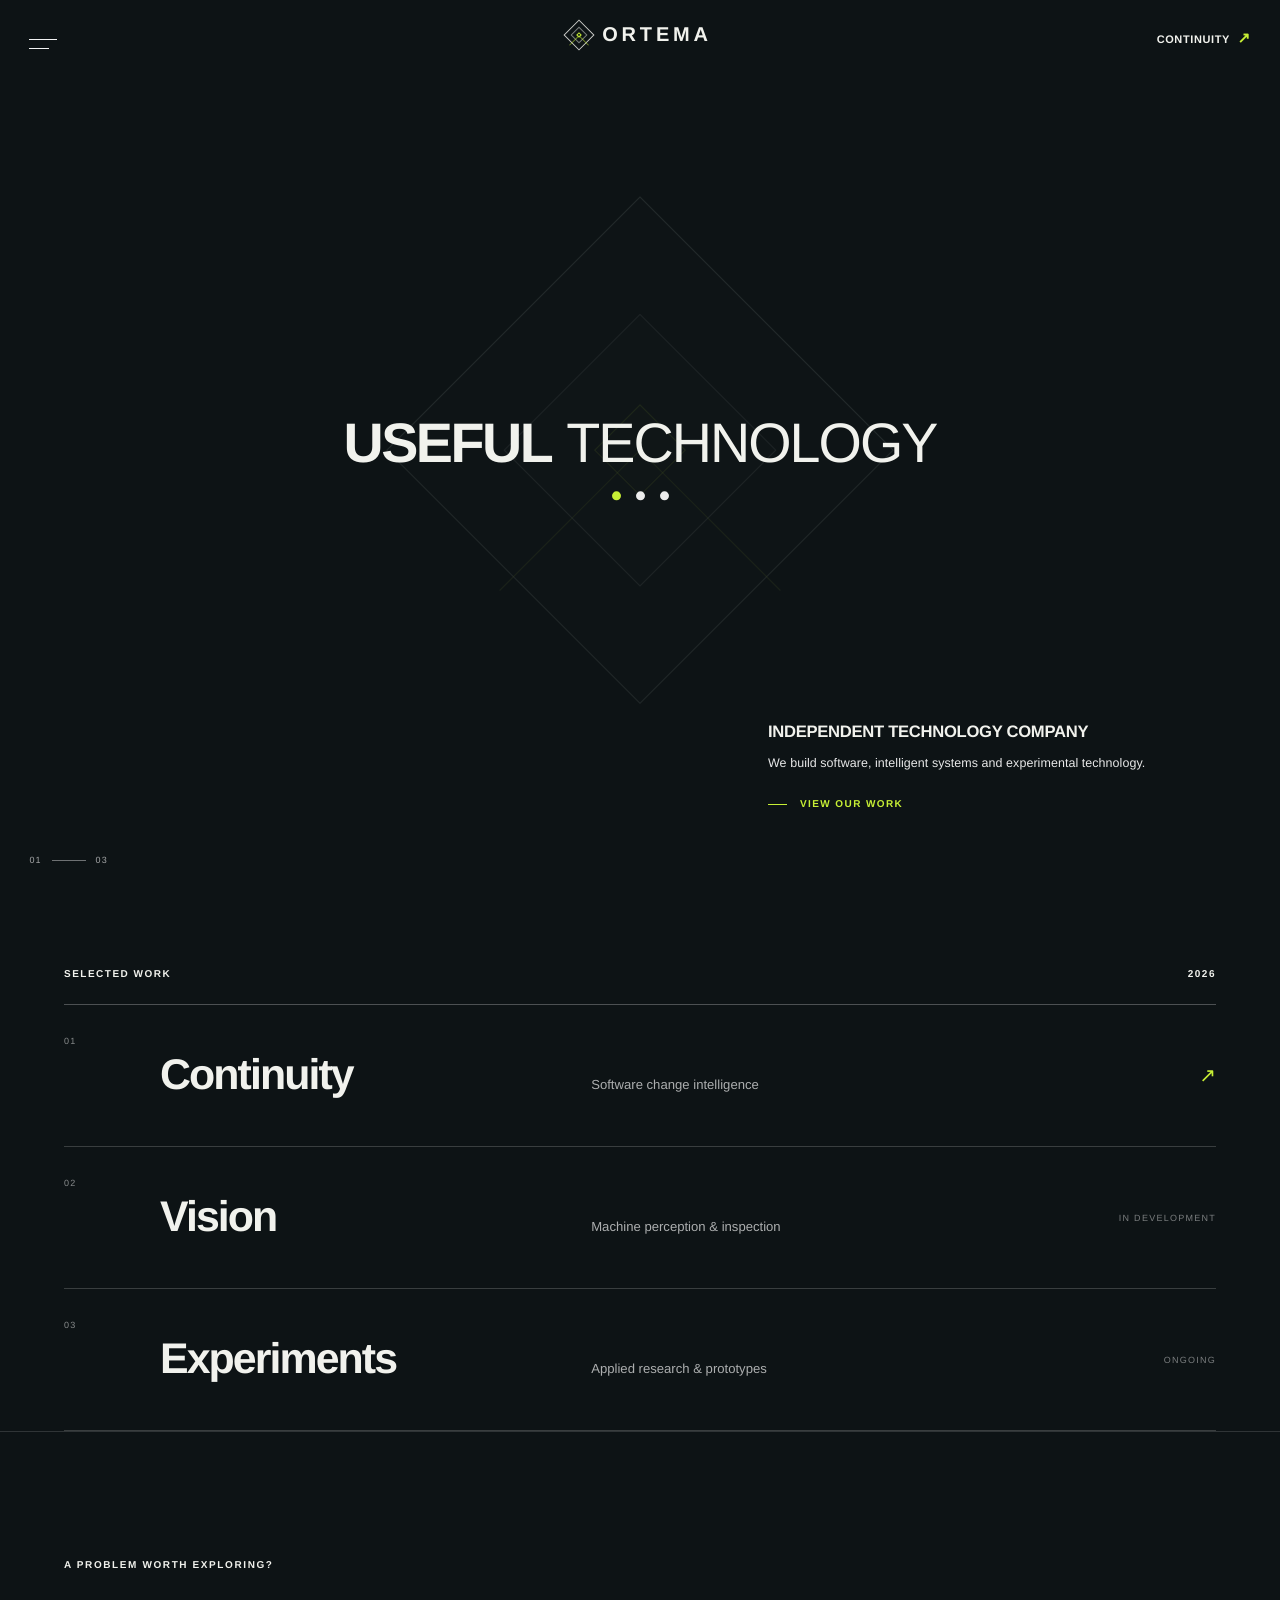
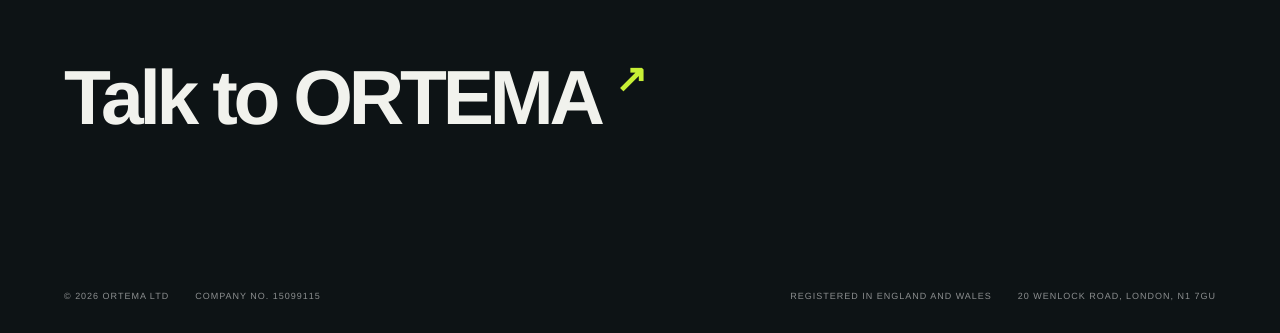
<file: index.html>
<!doctype html>
<html lang="en-GB">
<head>
  <meta charset="utf-8">
  <meta name="viewport" content="width=device-width, initial-scale=1">

  <title>ORTEMA — Independent Technology Company</title>
  <meta name="description" content="ORTEMA is an independent UK technology company building software, intelligent systems and experimental technology.">
  <meta name="theme-color" content="#0b1518">

  <meta property="og:title" content="ORTEMA">
  <meta property="og:description" content="Building useful technology.">
  <meta property="og:type" content="website">
  <meta property="og:url" content="https://ortema.co.uk/">
  <meta property="og:image" content="https://ortema.co.uk/assets/ortema-social-card.png">

  <meta name="twitter:card" content="summary_large_image">
  <meta name="twitter:image" content="https://ortema.co.uk/assets/ortema-social-card.png">

  <link rel="canonical" href="https://ortema.co.uk/">
  <link rel="icon" href="./favicon.svg" type="image/svg+xml">
  <link rel="stylesheet" href="./assets/site.css?v=8">

  <script type="application/ld+json">
  {
    "@context": "https://schema.org",
    "@type": "Organization",
    "name": "ORTEMA LTD",
    "legalName": "ORTEMA LTD",
    "url": "https://ortema.co.uk/",
    "identifier": "15099115",
    "address": {
      "@type": "PostalAddress",
      "streetAddress": "20 Wenlock Road",
      "addressLocality": "London",
      "postalCode": "N1 7GU",
      "addressCountry": "GB"
    }
  }
  </script>
</head>

<body>
  <a class="skip-link" href="#main">Skip to content</a>

  <div class="menu-overlay" id="menu-overlay" aria-hidden="true">
    <button class="menu-close" id="menu-close" type="button" aria-label="Close menu">
      <span></span><span></span>
    </button>

    <nav class="menu-nav" aria-label="Expanded navigation">
      <a href="#work">Work <span>01</span></a>
      <a href="#work">Work <span>02</span></a>
      <a href="./continuity/">Continuity <span>03</span></a>
      <a href="#" data-contact>Contact <span>04</span></a>
    </nav>

    <div class="menu-meta">
      <span>ORTEMA LTD</span>
      <span>London · United Kingdom</span>
    </div>
  </div>

  <header class="site-header">
    <button class="menu-button" id="menu-button" type="button" aria-label="Open menu" aria-controls="menu-overlay" aria-expanded="false">
      <span></span>
      <span></span>
    </button>

    <a class="wordmark" href="/" aria-label="ORTEMA home">
      <span class="brand-mark" aria-hidden="true">
        <span class="brand-mark-core"></span>
      </span>
      <span class="wordmark-name">ORTEMA</span>
    </a>

    <a class="header-link" href="./continuity/">
      CONTINUITY <span aria-hidden="true">↗</span>
    </a>
  </header>

  <main id="main">
    <section class="hero" aria-label="ORTEMA introduction">
      <div class="hero-emblem hero-emblem-shadow hero-emblem-shadow-far" aria-hidden="true">
        <span class="hero-emblem-outer"></span>
        <span class="hero-emblem-inner"></span>
        <span class="hero-emblem-tail"></span>
      </div>

      <div class="hero-emblem hero-emblem-shadow hero-emblem-shadow-near" aria-hidden="true">
        <span class="hero-emblem-outer"></span>
        <span class="hero-emblem-inner"></span>
        <span class="hero-emblem-tail"></span>
      </div>

      <div class="hero-emblem" aria-hidden="true">
        <span class="hero-emblem-outer"></span>
        <span class="hero-emblem-inner"></span>
        <span class="hero-emblem-tail"></span>
      </div>

      <div class="hero-message" aria-live="polite">
        <div class="hero-line" id="hero-line">
          <strong>USEFUL</strong>
          <span>TECHNOLOGY</span>
        </div>

        <div class="hero-dots" id="hero-dots" aria-label="Message 1 of 3">
          <button class="is-active" type="button" aria-label="Show message 1" data-slide="0"></button>
          <button type="button" aria-label="Show message 2" data-slide="1"></button>
          <button type="button" aria-label="Show message 3" data-slide="2"></button>
        </div>
      </div>

      <div class="hero-caption">
        <p class="hero-caption-title">INDEPENDENT TECHNOLOGY COMPANY</p>
        <p class="hero-caption-copy">
          We build software, intelligent systems and experimental technology.
        </p>
        <a href="#work" class="text-link">
          <span class="text-link-rule"></span>
          VIEW OUR WORK
        </a>
      </div>

      <div class="hero-index" aria-hidden="true">
        <span id="hero-index-current">01</span>
        <span class="hero-index-line"></span>
        <span>03</span>
      </div>
    </section>

    <section class="work" id="work">
      <div class="work-heading">
        <span>SELECTED WORK</span>
        <span>2026</span>
      </div>

      <a class="work-row" href="./continuity/">
        <span class="work-number">01</span>
        <div class="work-title">
          <strong>Continuity</strong>
          <span>Software change intelligence</span>
        </div>
        <span class="work-arrow" aria-hidden="true">↗</span>
      </a>

      <div class="work-row work-row-static">
        <span class="work-number">02</span>
        <div class="work-title">
          <strong>Vision</strong>
          <span>Machine perception &amp; inspection</span>
        </div>
        <span class="work-status">IN DEVELOPMENT</span>
      </div>

      <div class="work-row work-row-static">
        <span class="work-number">03</span>
        <div class="work-title">
          <strong>Experiments</strong>
          <span>Applied research &amp; prototypes</span>
        </div>
        <span class="work-status">ONGOING</span>
      </div>
    </section>

    <section class="contact">
      <p class="contact-kicker">A PROBLEM WORTH EXPLORING?</p>
      <a class="contact-link" href="#" data-contact>Talk to ORTEMA <span>↗</span></a>
    </section>
  </main>

  <footer class="site-footer">
    <div>
      <span>© <span id="year">2026</span> ORTEMA LTD</span>
      <span>Company No. 15099115</span>
    </div>

    <div>
      <span>Registered in England and Wales</span>
      <span>20 Wenlock Road, London, N1 7GU</span>
    </div>
  </footer>

  <script src="./assets/site.js?v=8"></script>
</body>
</html>
</file>
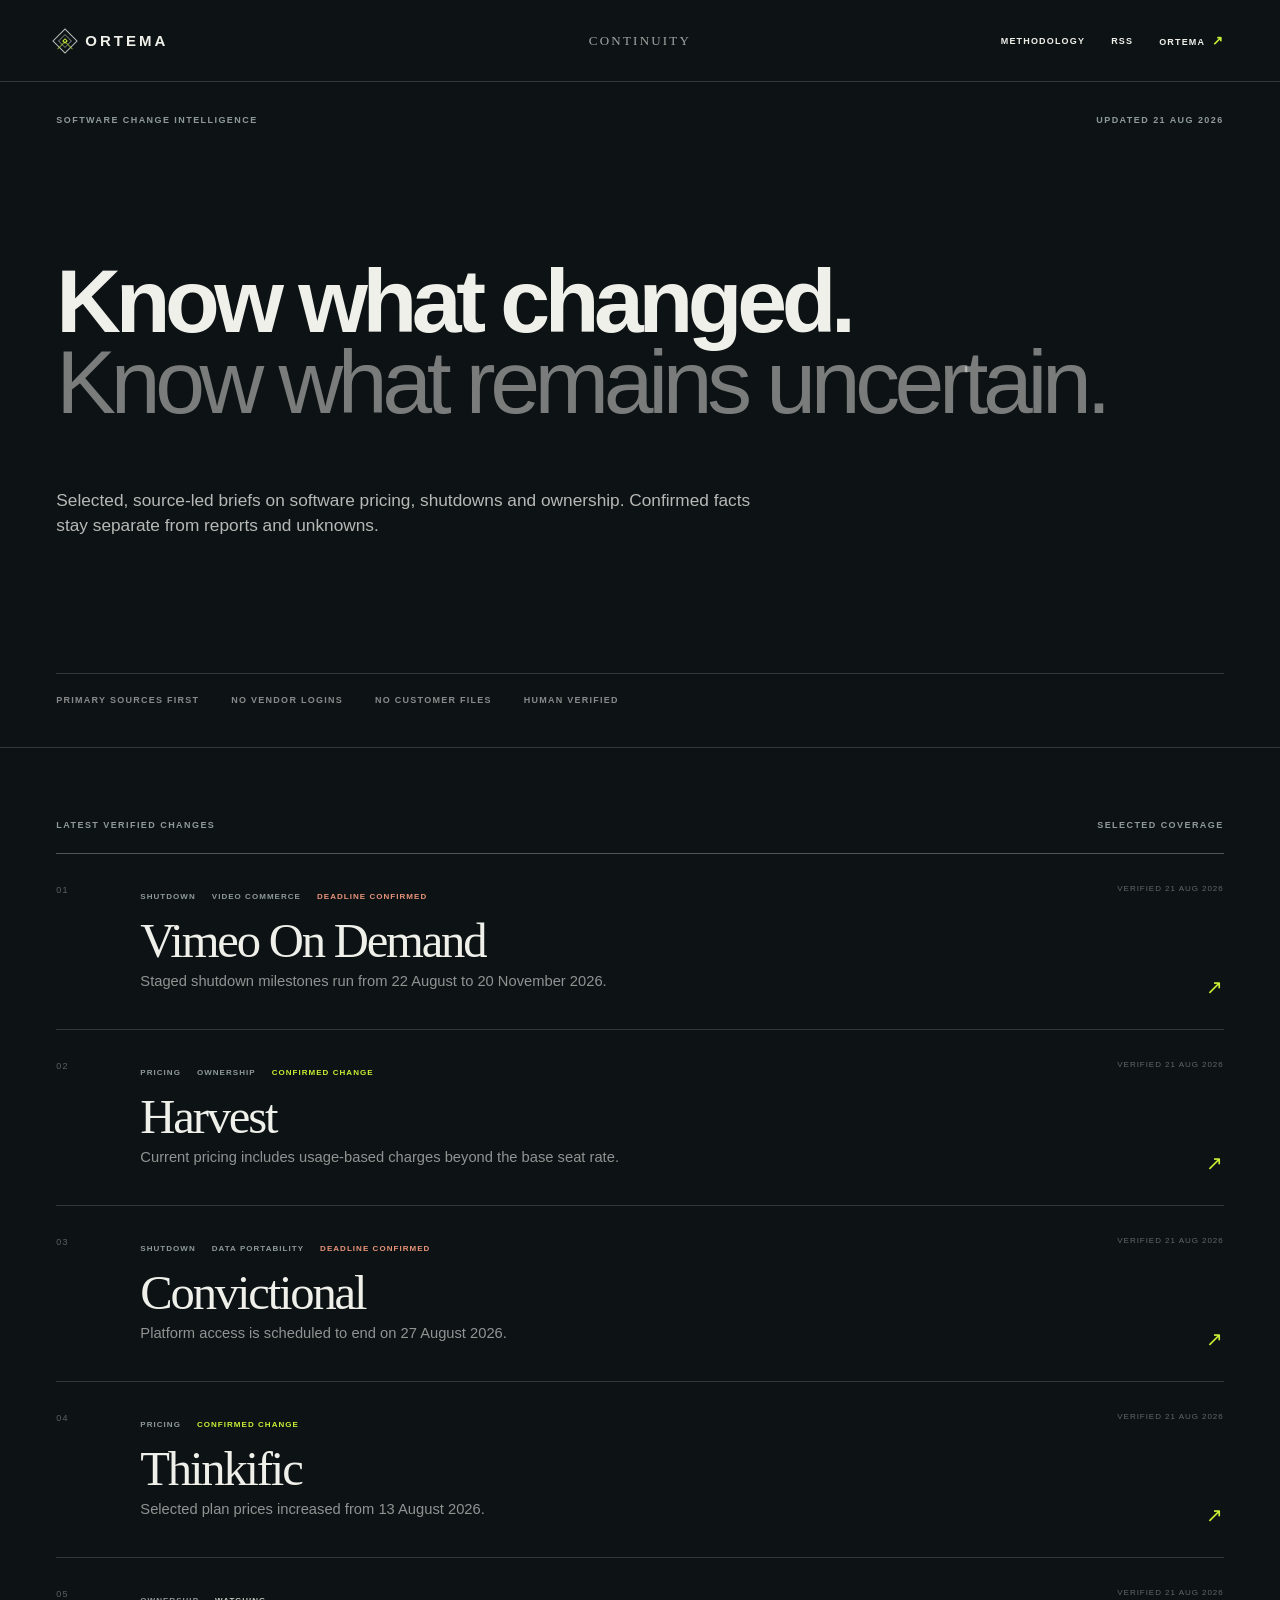
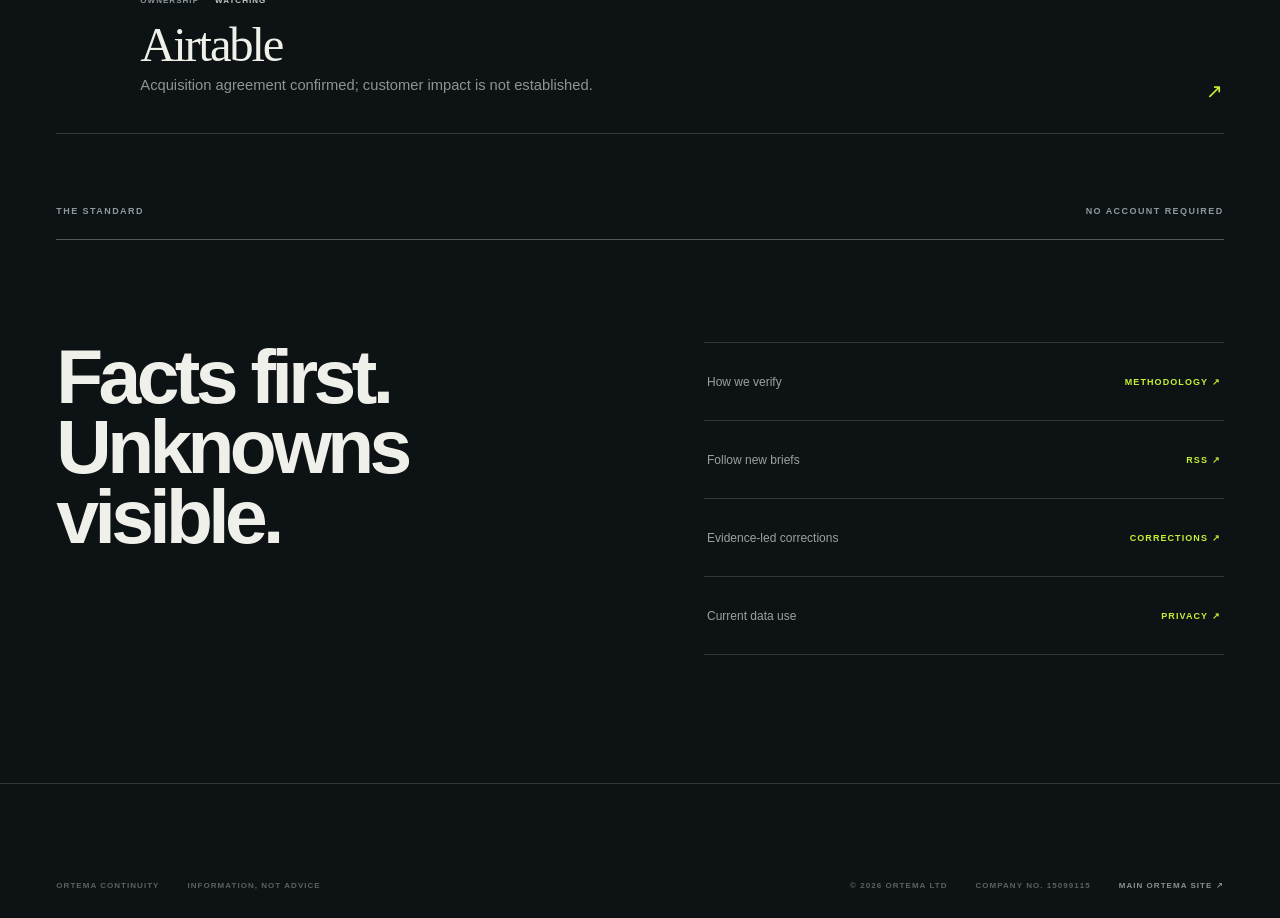
<file: continuity/index.html>
<!doctype html>
<html lang="en-GB">
<head>
  <meta charset="utf-8">
  <meta name="viewport" content="width=device-width, initial-scale=1">

  <title>Ortema Continuity — Verified software changes</title>
  <meta name="description" content="Selected, source-led incident briefs on software pricing, shutdowns, ownership and data portability from Ortema Continuity.">
  <meta name="robots" content="index,follow,max-image-preview:large">
  <meta name="theme-color" content="#0d1315">

  <meta property="og:title" content="Ortema Continuity — Software Change Intelligence">
  <meta property="og:description" content="Know what changed. Know what remains uncertain.">
  <meta property="og:type" content="website">
  <meta property="og:url" content="https://ortema.co.uk/continuity/">
  <meta property="og:image" content="https://ortema.co.uk/continuity/assets/continuity-social-card.png">

  <meta name="twitter:card" content="summary_large_image">
  <meta name="twitter:image" content="https://ortema.co.uk/continuity/assets/continuity-social-card.png">

  <link rel="canonical" href="https://ortema.co.uk/continuity/">
  <link rel="icon" href="./assets/favicon.svg" type="image/svg+xml">
  <link rel="alternate" type="application/rss+xml" title="Ortema Continuity updates" href="./feed.xml">
  <link rel="stylesheet" href="./assets/home.css">

  <script type="application/ld+json">
  {
    "@context": "https://schema.org",
    "@type": "WebSite",
    "name": "Ortema Continuity",
    "alternateName": "Ortema Software Change Desk",
    "url": "https://ortema.co.uk/continuity/",
    "publisher": {
      "@type": "Organization",
      "name": "ORTEMA LTD",
      "url": "https://ortema.co.uk/"
    }
  }
  </script>
</head>

<body>
  <a class="skip-link" href="#main">Skip to content</a>

  <header class="header">
    <a class="brand" href="https://ortema.co.uk/" aria-label="ORTEMA main website">
      <span class="brand-mark" aria-hidden="true">
        <span class="brand-mark-core"></span>
      </span>
      <strong>ORTEMA</strong>
    </a>

    <span class="product-name">CONTINUITY</span>

    <nav class="nav" aria-label="Primary navigation">
      <a href="./methodology/">Methodology</a>
      <a href="./feed.xml">RSS</a>
      <a href="https://ortema.co.uk/">ORTEMA <span>↗</span></a>
    </nav>
  </header>

  <main id="main">
    <section class="hero">
      <div class="hero-topline">
        <span>SOFTWARE CHANGE INTELLIGENCE</span>
        <span>UPDATED 21 AUG 2026</span>
      </div>

      <div class="hero-copy">
        <h1>
          Know what changed.<br>
          <span>Know what remains uncertain.</span>
        </h1>

        <p>
          Selected, source-led briefs on software pricing, shutdowns and ownership.
          Confirmed facts stay separate from reports and unknowns.
        </p>
      </div>

      <div class="principles" aria-label="Publication principles">
        <span>PRIMARY SOURCES FIRST</span>
        <span>NO VENDOR LOGINS</span>
        <span>NO CUSTOMER FILES</span>
        <span>HUMAN VERIFIED</span>
      </div>
    </section>

    <section class="latest" id="latest">
      <div class="section-label">
        <span>LATEST VERIFIED CHANGES</span>
        <span>SELECTED COVERAGE</span>
      </div>

      <a class="incident incident-featured" href="./incidents/vimeo-vod-shutdown-2026/">
        <span class="incident-number">01</span>
        <div class="incident-main">
          <div class="incident-meta">
            <span>SHUTDOWN</span>
            <span>VIDEO COMMERCE</span>
            <span class="status status-deadline">DEADLINE CONFIRMED</span>
          </div>
          <h2>Vimeo On Demand</h2>
          <p>Staged shutdown milestones run from 22 August to 20 November 2026.</p>
        </div>
        <div class="incident-side">
          <span>VERIFIED 21 AUG 2026</span>
          <span class="incident-arrow">↗</span>
        </div>
      </a>

      <a class="incident" href="./incidents/harvest-2026/">
        <span class="incident-number">02</span>
        <div class="incident-main">
          <div class="incident-meta">
            <span>PRICING</span>
            <span>OWNERSHIP</span>
            <span class="status">CONFIRMED CHANGE</span>
          </div>
          <h2>Harvest</h2>
          <p>Current pricing includes usage-based charges beyond the base seat rate.</p>
        </div>
        <div class="incident-side">
          <span>VERIFIED 21 AUG 2026</span>
          <span class="incident-arrow">↗</span>
        </div>
      </a>

      <a class="incident" href="./incidents/convictional-shutdown-2026/">
        <span class="incident-number">03</span>
        <div class="incident-main">
          <div class="incident-meta">
            <span>SHUTDOWN</span>
            <span>DATA PORTABILITY</span>
            <span class="status status-deadline">DEADLINE CONFIRMED</span>
          </div>
          <h2>Convictional</h2>
          <p>Platform access is scheduled to end on 27 August 2026.</p>
        </div>
        <div class="incident-side">
          <span>VERIFIED 21 AUG 2026</span>
          <span class="incident-arrow">↗</span>
        </div>
      </a>

      <a class="incident" href="./incidents/thinkific-pricing-2026/">
        <span class="incident-number">04</span>
        <div class="incident-main">
          <div class="incident-meta">
            <span>PRICING</span>
            <span class="status">CONFIRMED CHANGE</span>
          </div>
          <h2>Thinkific</h2>
          <p>Selected plan prices increased from 13 August 2026.</p>
        </div>
        <div class="incident-side">
          <span>VERIFIED 21 AUG 2026</span>
          <span class="incident-arrow">↗</span>
        </div>
      </a>

      <a class="incident" href="./incidents/airtable-acquisition-2026/">
        <span class="incident-number">05</span>
        <div class="incident-main">
          <div class="incident-meta">
            <span>OWNERSHIP</span>
            <span class="status status-watch">WATCHING</span>
          </div>
          <h2>Airtable</h2>
          <p>Acquisition agreement confirmed; customer impact is not established.</p>
        </div>
        <div class="incident-side">
          <span>VERIFIED 21 AUG 2026</span>
          <span class="incident-arrow">↗</span>
        </div>
      </a>
    </section>

    <section class="standard">
      <div class="section-label">
        <span>THE STANDARD</span>
        <span>NO ACCOUNT REQUIRED</span>
      </div>

      <div class="standard-grid">
        <div class="standard-copy">
          <h2>Facts first.<br>Unknowns visible.</h2>
        </div>

        <div class="standard-links">
          <a href="./methodology/">
            <span>How we verify</span>
            <span>Methodology ↗</span>
          </a>
          <a href="./feed.xml">
            <span>Follow new briefs</span>
            <span>RSS ↗</span>
          </a>
          <a href="./corrections/">
            <span>Evidence-led corrections</span>
            <span>Corrections ↗</span>
          </a>
          <a href="./privacy/">
            <span>Current data use</span>
            <span>Privacy ↗</span>
          </a>
        </div>
      </div>
    </section>
  </main>

  <footer class="footer">
    <div>
      <span>ORTEMA CONTINUITY</span>
      <span>INFORMATION, NOT ADVICE</span>
    </div>

    <div>
      <span>© 2026 ORTEMA LTD</span>
      <span>COMPANY NO. 15099115</span>
      <a href="https://ortema.co.uk/">MAIN ORTEMA SITE ↗</a>
    </div>
  </footer>
</body>
</html>
</file>
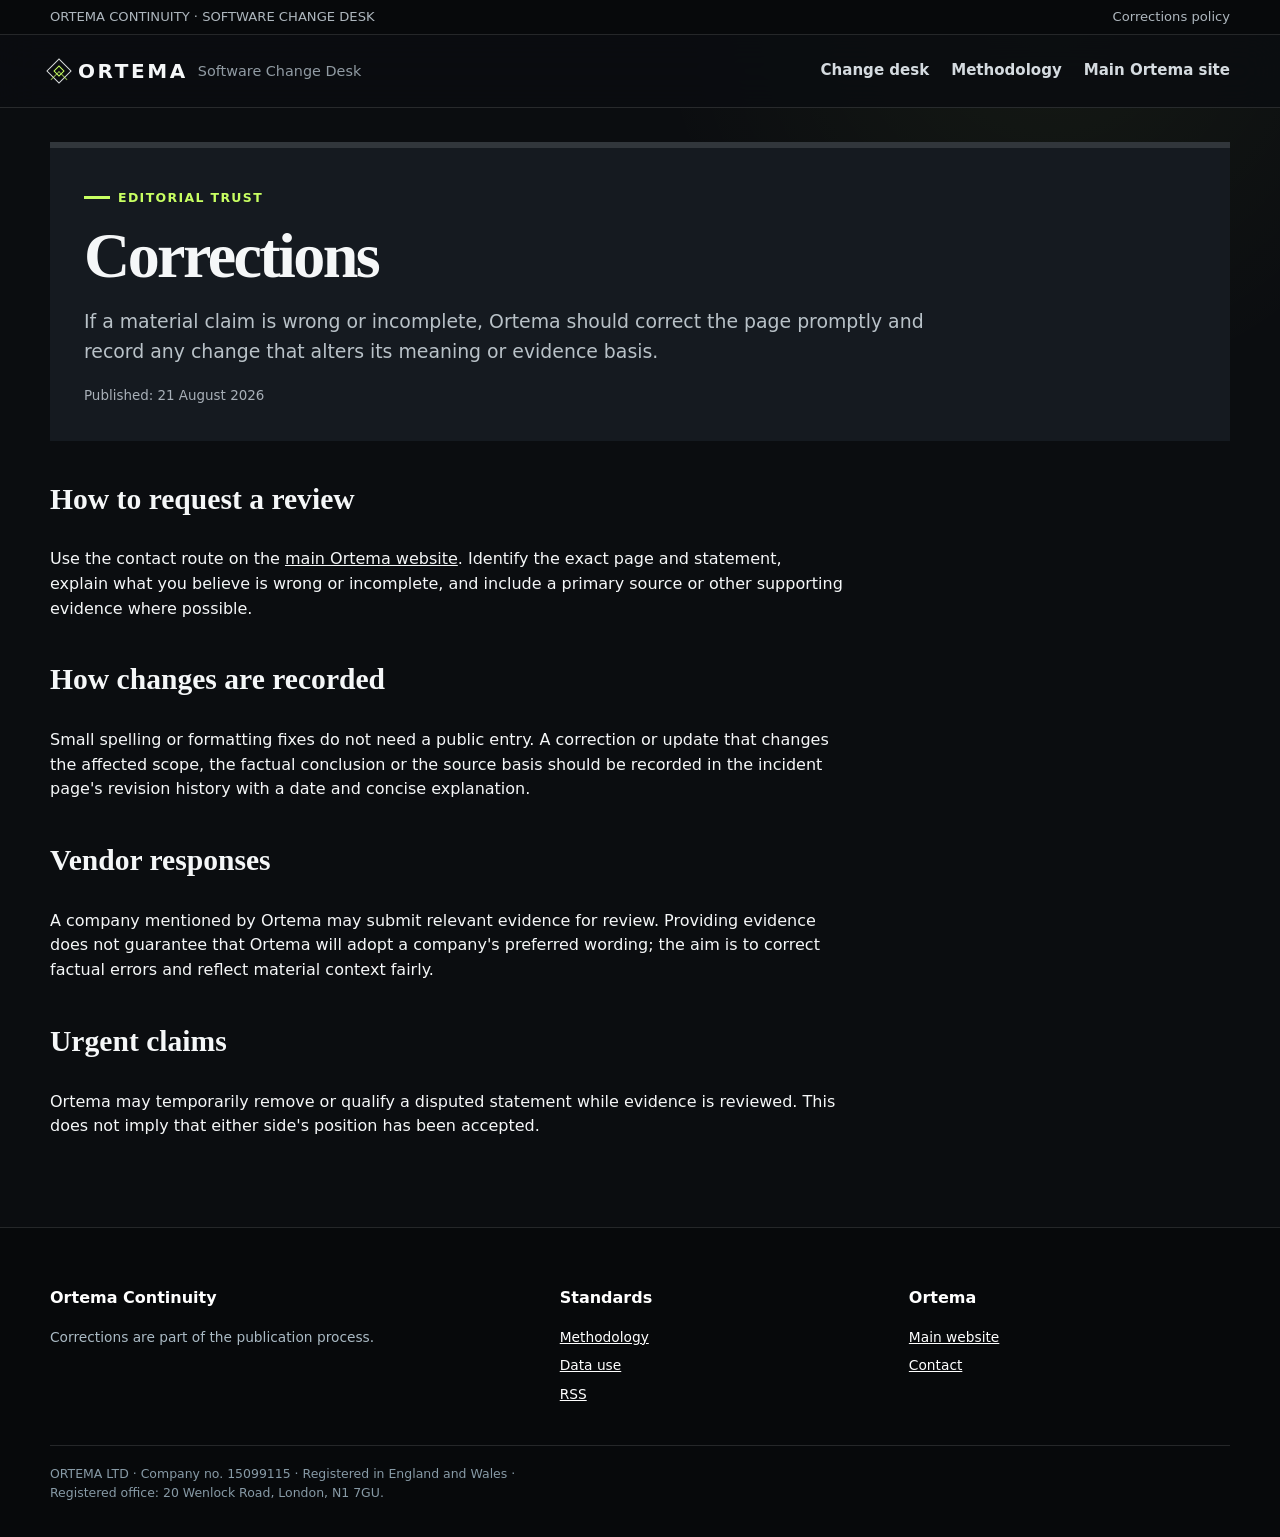
<file: continuity/corrections/index.html>
<!doctype html>
<html lang="en-GB">
<head>
  <meta charset="utf-8">
  <meta name="viewport" content="width=device-width, initial-scale=1">
  <title>Corrections | Ortema Continuity</title>
  <meta name="description" content="How to request a correction to an Ortema Continuity incident page and how material revisions are recorded.">
  <meta name="robots" content="index,follow">
  <meta name="theme-color" content="#0b0d10">
  <link rel="canonical" href="https://ortema.co.uk/continuity/corrections/">
  <link rel="icon" href="../assets/favicon.svg" type="image/svg+xml">
  <link rel="alternate" type="application/rss+xml" title="Ortema Continuity updates" href="../feed.xml">
  <link rel="stylesheet" href="../assets/styles.css">
</head>
<body>
  <a class="skip-link" href="#main">Skip to content</a>
  <div class="topline"><div class="topline-inner"><span>ORTEMA CONTINUITY · SOFTWARE CHANGE DESK</span><span>Corrections policy</span></div></div>
  <header class="site-header"><div class="site-header-inner"><a class="brand" href="../"><span class="brand-mark" aria-hidden="true"></span><strong>ORTEMA</strong><span>Software Change Desk</span></a><nav class="nav" aria-label="Primary"><a href="../">Change desk</a><a href="../methodology/">Methodology</a><a href="https://ortema.co.uk/">Main Ortema site</a></nav></div></header>

  <main id="main" class="page-shell">
    <header class="article-header">
      <span class="kicker">Editorial trust</span>
      <h1>Corrections</h1>
      <p class="lede">If a material claim is wrong or incomplete, Ortema should correct the page promptly and record any change that alters its meaning or evidence basis.</p>
      <div class="article-meta"><span>Published: 21 August 2026</span></div>
    </header>
    <div class="prose narrow-prose">
      <h2>How to request a review</h2>
      <p>Use the contact route on the <a href="https://ortema.co.uk/#contact">main Ortema website</a>. Identify the exact page and statement, explain what you believe is wrong or incomplete, and include a primary source or other supporting evidence where possible.</p>

      <h2>How changes are recorded</h2>
      <p>Small spelling or formatting fixes do not need a public entry. A correction or update that changes the affected scope, the factual conclusion or the source basis should be recorded in the incident page's revision history with a date and concise explanation.</p>

      <h2>Vendor responses</h2>
      <p>A company mentioned by Ortema may submit relevant evidence for review. Providing evidence does not guarantee that Ortema will adopt a company's preferred wording; the aim is to correct factual errors and reflect material context fairly.</p>

      <h2>Urgent claims</h2>
      <p>Ortema may temporarily remove or qualify a disputed statement while evidence is reviewed. This does not imply that either side's position has been accepted.</p>
    </div>
  </main>

  <footer class="site-footer"><div class="footer-inner"><div><h3>Ortema Continuity</h3><p>Corrections are part of the publication process.</p></div><div><h3>Standards</h3><ul><li><a href="../methodology/">Methodology</a></li><li><a href="../privacy/">Data use</a></li><li><a href="../feed.xml">RSS</a></li></ul></div><div><h3>Ortema</h3><ul><li><a href="https://ortema.co.uk/">Main website</a></li><li><a href="https://ortema.co.uk/#contact">Contact</a></li></ul></div></div><div class="footer-inner footer-legal"><div>ORTEMA LTD · Company no. 15099115 · Registered in England and Wales · Registered office: 20 Wenlock Road, London, N1 7GU.</div></div></footer>
  <script src="../assets/app.js"></script>
</body>
</html>
</file>
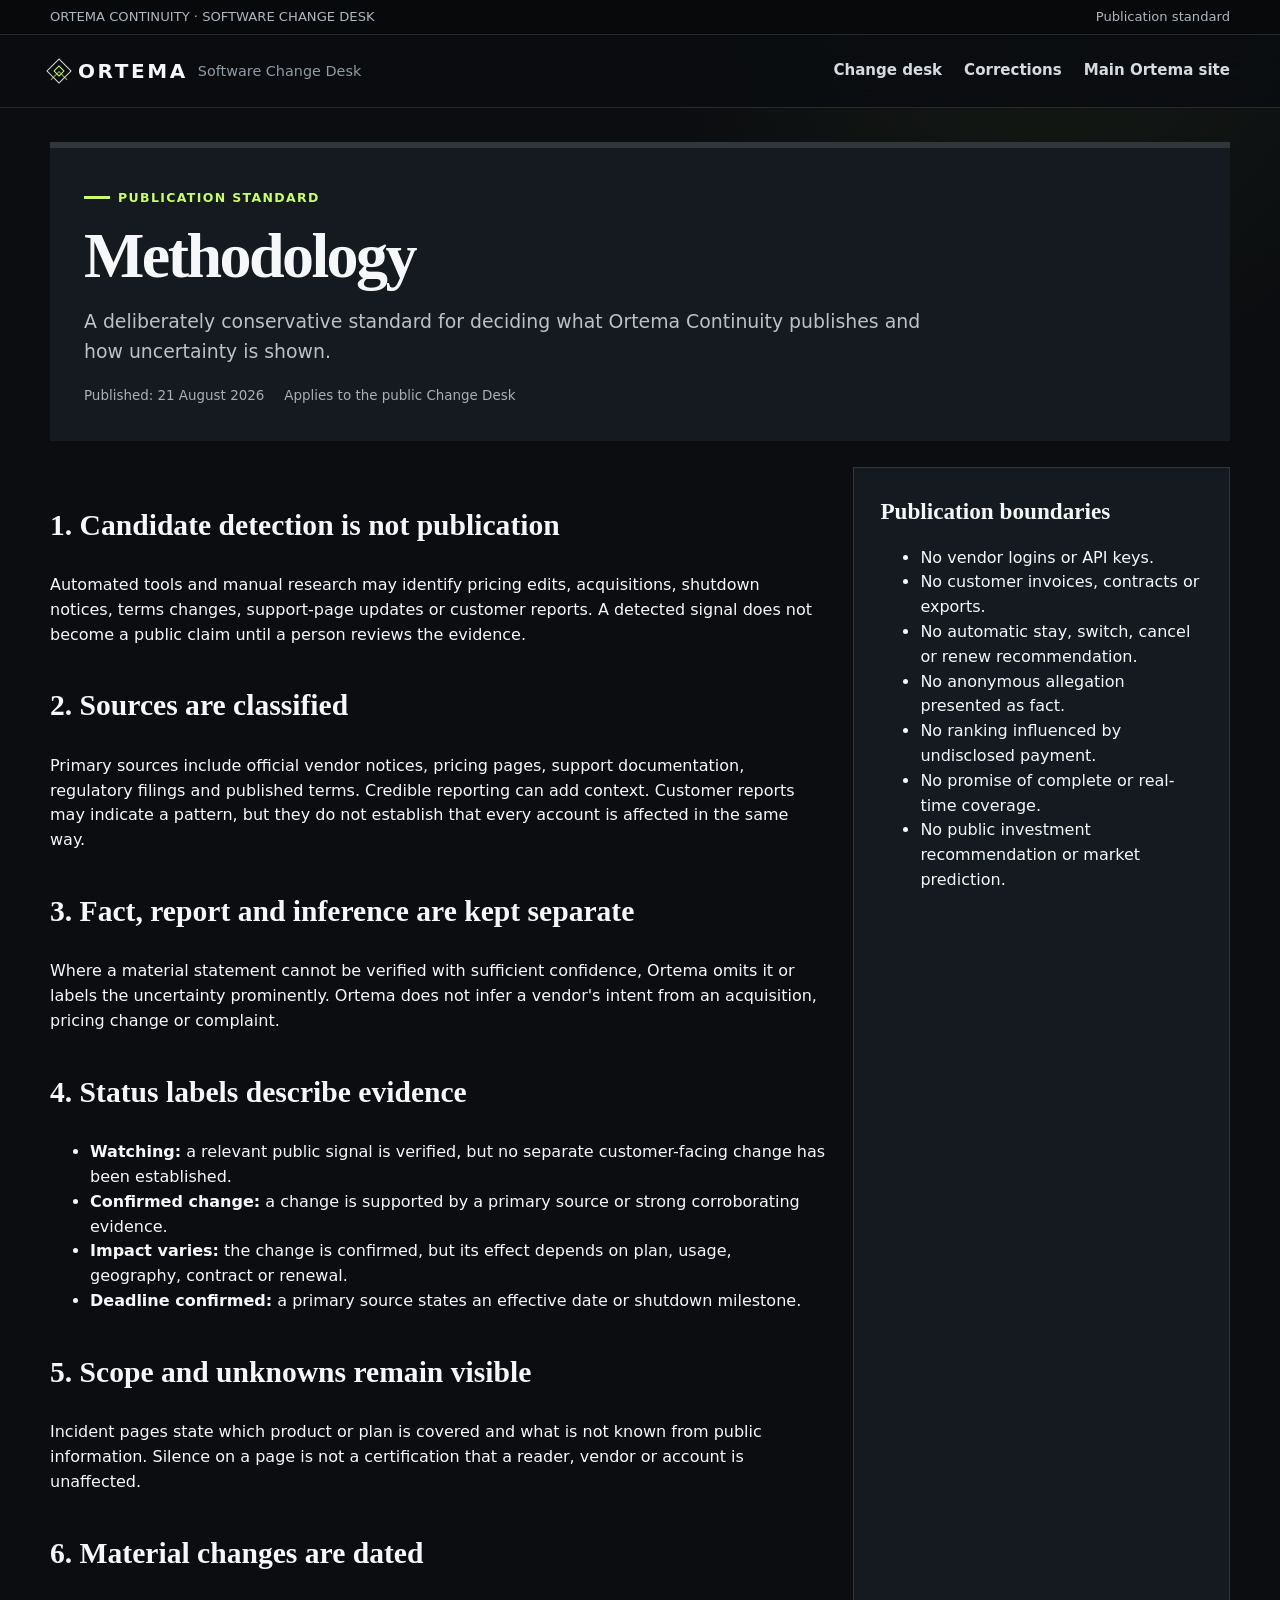
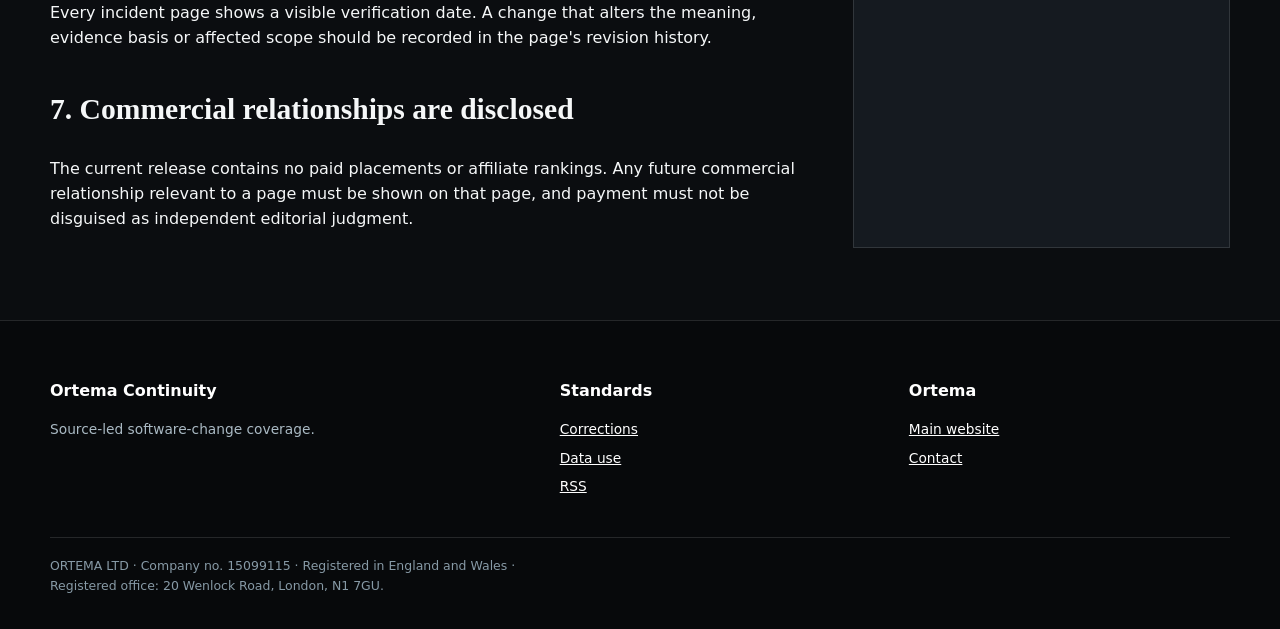
<file: continuity/methodology/index.html>
<!doctype html>
<html lang="en-GB">
<head>
  <meta charset="utf-8">
  <meta name="viewport" content="width=device-width, initial-scale=1">
  <title>Methodology | Ortema Continuity</title>
  <meta name="description" content="How Ortema Continuity verifies software-change incidents, shows uncertainty and separates evidence from inference.">
  <meta name="robots" content="index,follow">
  <meta name="theme-color" content="#0b0d10">
  <link rel="canonical" href="https://ortema.co.uk/continuity/methodology/">
  <link rel="icon" href="../assets/favicon.svg" type="image/svg+xml">
  <link rel="alternate" type="application/rss+xml" title="Ortema Continuity updates" href="../feed.xml">
  <link rel="stylesheet" href="../assets/styles.css">
</head>
<body>
  <a class="skip-link" href="#main">Skip to content</a>
  <div class="topline"><div class="topline-inner"><span>ORTEMA CONTINUITY · SOFTWARE CHANGE DESK</span><span>Publication standard</span></div></div>
  <header class="site-header"><div class="site-header-inner"><a class="brand" href="../"><span class="brand-mark" aria-hidden="true"></span><strong>ORTEMA</strong><span>Software Change Desk</span></a><nav class="nav" aria-label="Primary"><a href="../">Change desk</a><a href="../corrections/">Corrections</a><a href="https://ortema.co.uk/">Main Ortema site</a></nav></div></header>

  <main id="main" class="page-shell">
    <header class="article-header">
      <span class="kicker">Publication standard</span>
      <h1>Methodology</h1>
      <p class="lede">A deliberately conservative standard for deciding what Ortema Continuity publishes and how uncertainty is shown.</p>
      <div class="article-meta"><span>Published: 21 August 2026</span><span>Applies to the public Change Desk</span></div>
    </header>

    <div class="two-col">
      <div class="prose">
        <h2>1. Candidate detection is not publication</h2>
        <p>Automated tools and manual research may identify pricing edits, acquisitions, shutdown notices, terms changes, support-page updates or customer reports. A detected signal does not become a public claim until a person reviews the evidence.</p>

        <h2>2. Sources are classified</h2>
        <p>Primary sources include official vendor notices, pricing pages, support documentation, regulatory filings and published terms. Credible reporting can add context. Customer reports may indicate a pattern, but they do not establish that every account is affected in the same way.</p>

        <h2>3. Fact, report and inference are kept separate</h2>
        <p>Where a material statement cannot be verified with sufficient confidence, Ortema omits it or labels the uncertainty prominently. Ortema does not infer a vendor's intent from an acquisition, pricing change or complaint.</p>

        <h2>4. Status labels describe evidence</h2>
        <ul>
          <li><strong>Watching:</strong> a relevant public signal is verified, but no separate customer-facing change has been established.</li>
          <li><strong>Confirmed change:</strong> a change is supported by a primary source or strong corroborating evidence.</li>
          <li><strong>Impact varies:</strong> the change is confirmed, but its effect depends on plan, usage, geography, contract or renewal.</li>
          <li><strong>Deadline confirmed:</strong> a primary source states an effective date or shutdown milestone.</li>
        </ul>

        <h2>5. Scope and unknowns remain visible</h2>
        <p>Incident pages state which product or plan is covered and what is not known from public information. Silence on a page is not a certification that a reader, vendor or account is unaffected.</p>

        <h2>6. Material changes are dated</h2>
        <p>Every incident page shows a visible verification date. A change that alters the meaning, evidence basis or affected scope should be recorded in the page's revision history.</p>

        <h2>7. Commercial relationships are disclosed</h2>
        <p>The current release contains no paid placements or affiliate rankings. Any future commercial relationship relevant to a page must be shown on that page, and payment must not be disguised as independent editorial judgment.</p>
      </div>

      <aside class="policy-card">
        <h3>Publication boundaries</h3>
        <ul>
          <li>No vendor logins or API keys.</li>
          <li>No customer invoices, contracts or exports.</li>
          <li>No automatic stay, switch, cancel or renew recommendation.</li>
          <li>No anonymous allegation presented as fact.</li>
          <li>No ranking influenced by undisclosed payment.</li>
          <li>No promise of complete or real-time coverage.</li>
          <li>No public investment recommendation or market prediction.</li>
        </ul>
      </aside>
    </div>
  </main>

  <footer class="site-footer"><div class="footer-inner"><div><h3>Ortema Continuity</h3><p>Source-led software-change coverage.</p></div><div><h3>Standards</h3><ul><li><a href="../corrections/">Corrections</a></li><li><a href="../privacy/">Data use</a></li><li><a href="../feed.xml">RSS</a></li></ul></div><div><h3>Ortema</h3><ul><li><a href="https://ortema.co.uk/">Main website</a></li><li><a href="https://ortema.co.uk/#contact">Contact</a></li></ul></div></div><div class="footer-inner footer-legal"><div>ORTEMA LTD · Company no. 15099115 · Registered in England and Wales · Registered office: 20 Wenlock Road, London, N1 7GU.</div></div></footer>
  <script src="../assets/app.js"></script>
</body>
</html>
</file>
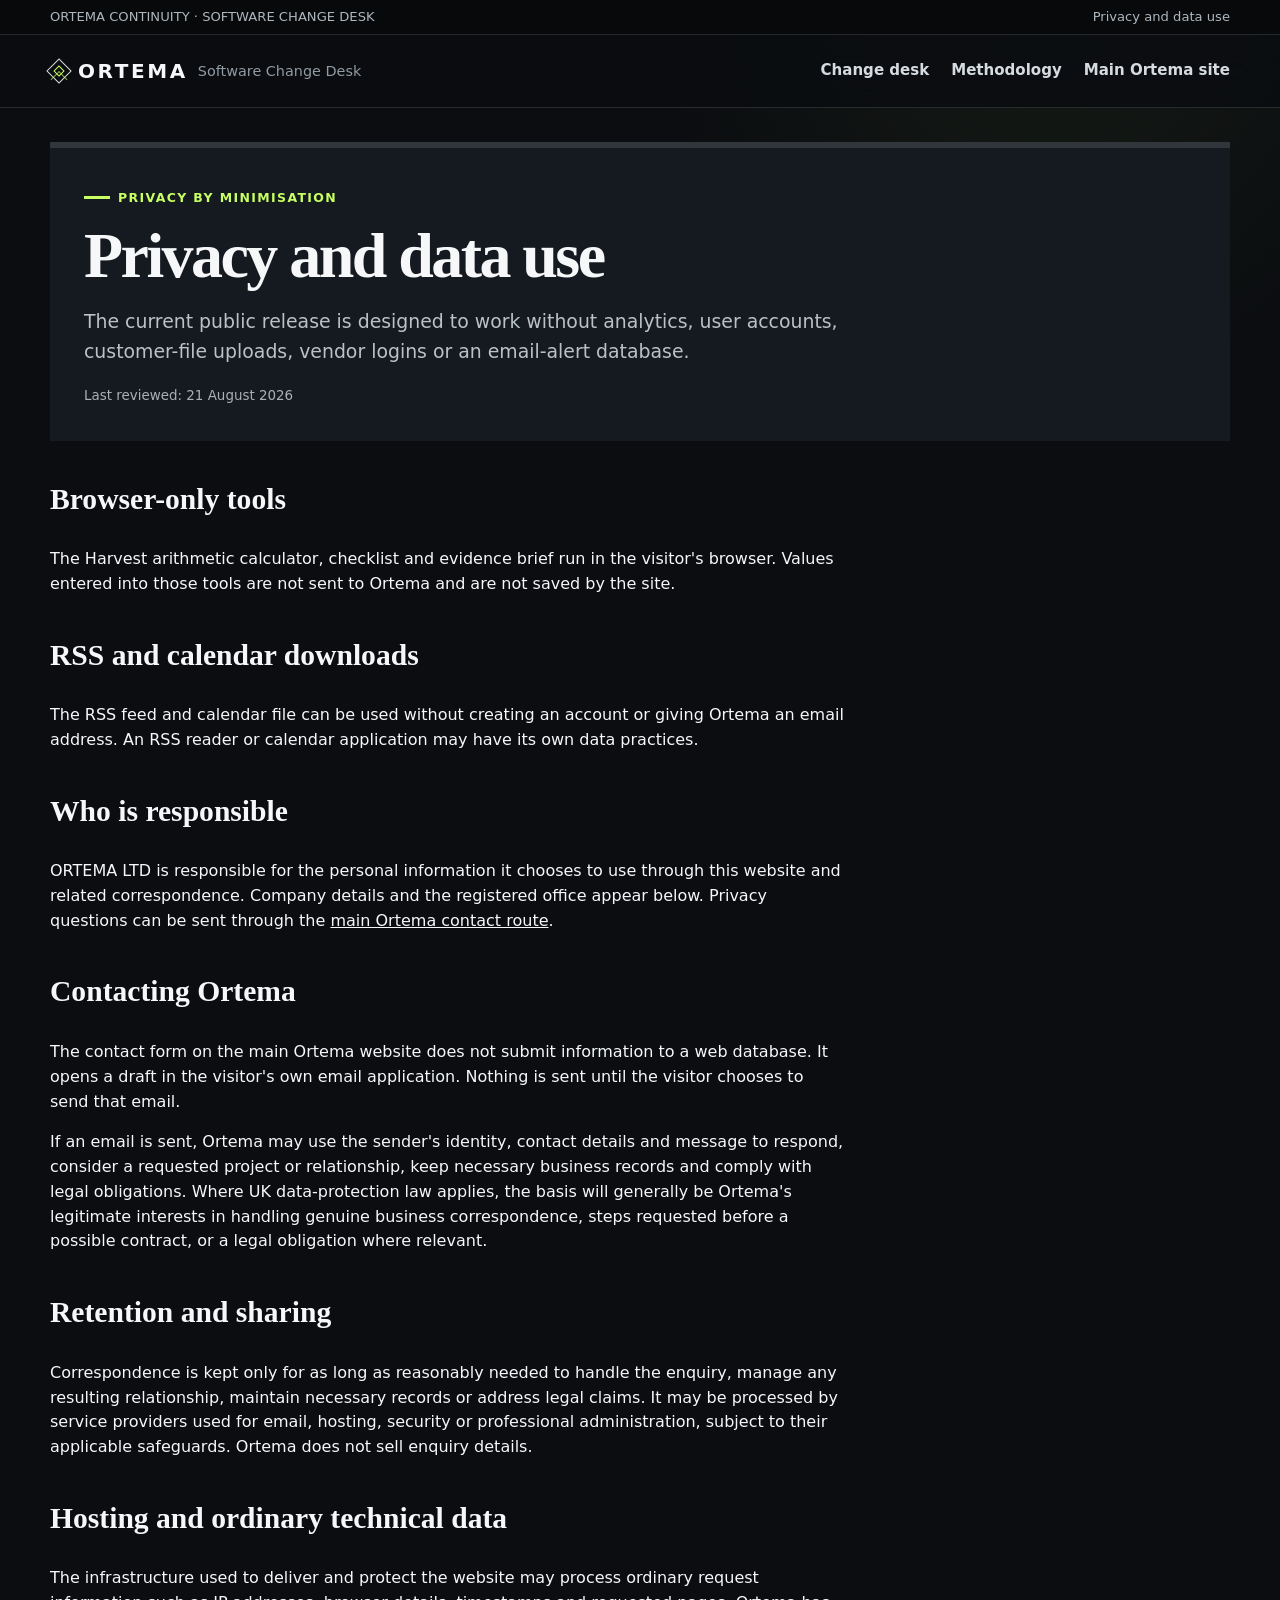
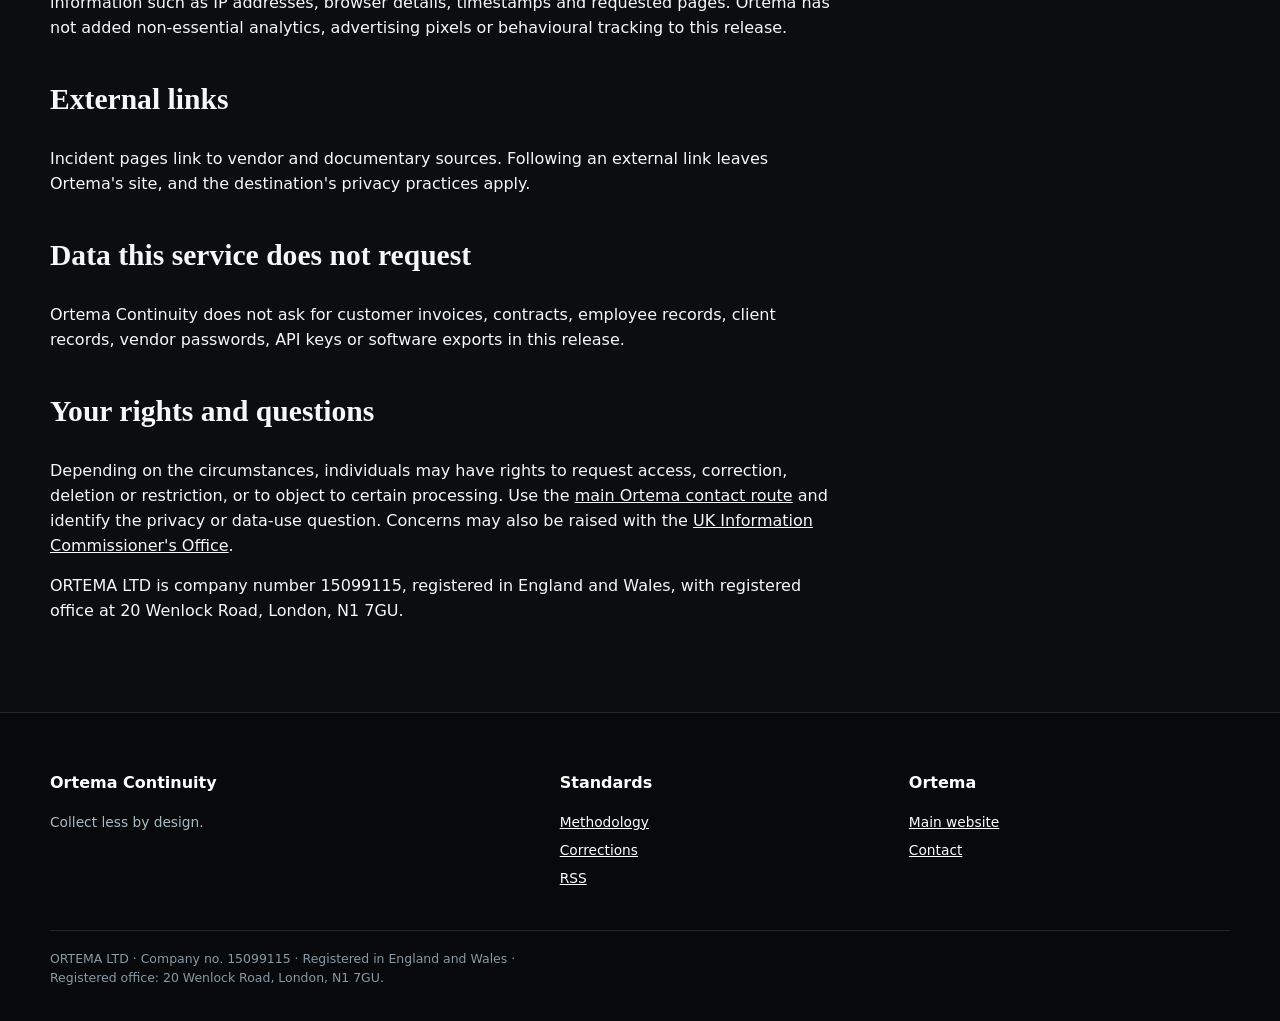
<file: continuity/privacy/index.html>
<!doctype html>
<html lang="en-GB">
<head>
  <meta charset="utf-8">
  <meta name="viewport" content="width=device-width, initial-scale=1">
  <title>Privacy and data use | Ortema Continuity</title>
  <meta name="description" content="How Ortema Continuity minimises data collection, how browser-only tools work and how website enquiries are handled.">
  <meta name="robots" content="index,follow">
  <meta name="theme-color" content="#0b0d10">
  <link rel="canonical" href="https://ortema.co.uk/continuity/privacy/">
  <link rel="icon" href="../assets/favicon.svg" type="image/svg+xml">
  <link rel="alternate" type="application/rss+xml" title="Ortema Continuity updates" href="../feed.xml">
  <link rel="stylesheet" href="../assets/styles.css">
</head>
<body>
  <a class="skip-link" href="#main">Skip to content</a>
  <div class="topline"><div class="topline-inner"><span>ORTEMA CONTINUITY · SOFTWARE CHANGE DESK</span><span>Privacy and data use</span></div></div>
  <header class="site-header"><div class="site-header-inner"><a class="brand" href="../"><span class="brand-mark" aria-hidden="true"></span><strong>ORTEMA</strong><span>Software Change Desk</span></a><nav class="nav" aria-label="Primary"><a href="../">Change desk</a><a href="../methodology/">Methodology</a><a href="https://ortema.co.uk/">Main Ortema site</a></nav></div></header>

  <main id="main" class="page-shell">
    <header class="article-header">
      <span class="kicker">Privacy by minimisation</span>
      <h1>Privacy and data use</h1>
      <p class="lede">The current public release is designed to work without analytics, user accounts, customer-file uploads, vendor logins or an email-alert database.</p>
      <div class="article-meta"><span>Last reviewed: 21 August 2026</span></div>
    </header>
    <div class="prose narrow-prose">
      <h2>Browser-only tools</h2>
      <p>The Harvest arithmetic calculator, checklist and evidence brief run in the visitor's browser. Values entered into those tools are not sent to Ortema and are not saved by the site.</p>

      <h2>RSS and calendar downloads</h2>
      <p>The RSS feed and calendar file can be used without creating an account or giving Ortema an email address. An RSS reader or calendar application may have its own data practices.</p>

      <h2>Who is responsible</h2>
      <p>ORTEMA LTD is responsible for the personal information it chooses to use through this website and related correspondence. Company details and the registered office appear below. Privacy questions can be sent through the <a href="https://ortema.co.uk/#contact">main Ortema contact route</a>.</p>

      <h2>Contacting Ortema</h2>
      <p>The contact form on the main Ortema website does not submit information to a web database. It opens a draft in the visitor's own email application. Nothing is sent until the visitor chooses to send that email.</p>
      <p>If an email is sent, Ortema may use the sender's identity, contact details and message to respond, consider a requested project or relationship, keep necessary business records and comply with legal obligations. Where UK data-protection law applies, the basis will generally be Ortema's legitimate interests in handling genuine business correspondence, steps requested before a possible contract, or a legal obligation where relevant.</p>

      <h2>Retention and sharing</h2>
      <p>Correspondence is kept only for as long as reasonably needed to handle the enquiry, manage any resulting relationship, maintain necessary records or address legal claims. It may be processed by service providers used for email, hosting, security or professional administration, subject to their applicable safeguards. Ortema does not sell enquiry details.</p>

      <h2>Hosting and ordinary technical data</h2>
      <p>The infrastructure used to deliver and protect the website may process ordinary request information such as IP addresses, browser details, timestamps and requested pages. Ortema has not added non-essential analytics, advertising pixels or behavioural tracking to this release.</p>

      <h2>External links</h2>
      <p>Incident pages link to vendor and documentary sources. Following an external link leaves Ortema's site, and the destination's privacy practices apply.</p>

      <h2>Data this service does not request</h2>
      <p>Ortema Continuity does not ask for customer invoices, contracts, employee records, client records, vendor passwords, API keys or software exports in this release.</p>

      <h2>Your rights and questions</h2>
      <p>Depending on the circumstances, individuals may have rights to request access, correction, deletion or restriction, or to object to certain processing. Use the <a href="https://ortema.co.uk/#contact">main Ortema contact route</a> and identify the privacy or data-use question. Concerns may also be raised with the <a href="https://ico.org.uk/make-a-complaint/data-protection-complaints/data-protection-complaints/" rel="noopener noreferrer">UK Information Commissioner's Office</a>.</p>
      <p>ORTEMA LTD is company number 15099115, registered in England and Wales, with registered office at 20 Wenlock Road, London, N1 7GU.</p>
    </div>
  </main>

  <footer class="site-footer"><div class="footer-inner"><div><h3>Ortema Continuity</h3><p>Collect less by design.</p></div><div><h3>Standards</h3><ul><li><a href="../methodology/">Methodology</a></li><li><a href="../corrections/">Corrections</a></li><li><a href="../feed.xml">RSS</a></li></ul></div><div><h3>Ortema</h3><ul><li><a href="https://ortema.co.uk/">Main website</a></li><li><a href="https://ortema.co.uk/#contact">Contact</a></li></ul></div></div><div class="footer-inner footer-legal"><div>ORTEMA LTD · Company no. 15099115 · Registered in England and Wales · Registered office: 20 Wenlock Road, London, N1 7GU.</div></div></footer>
  <script src="../assets/app.js"></script>
</body>
</html>
</file>
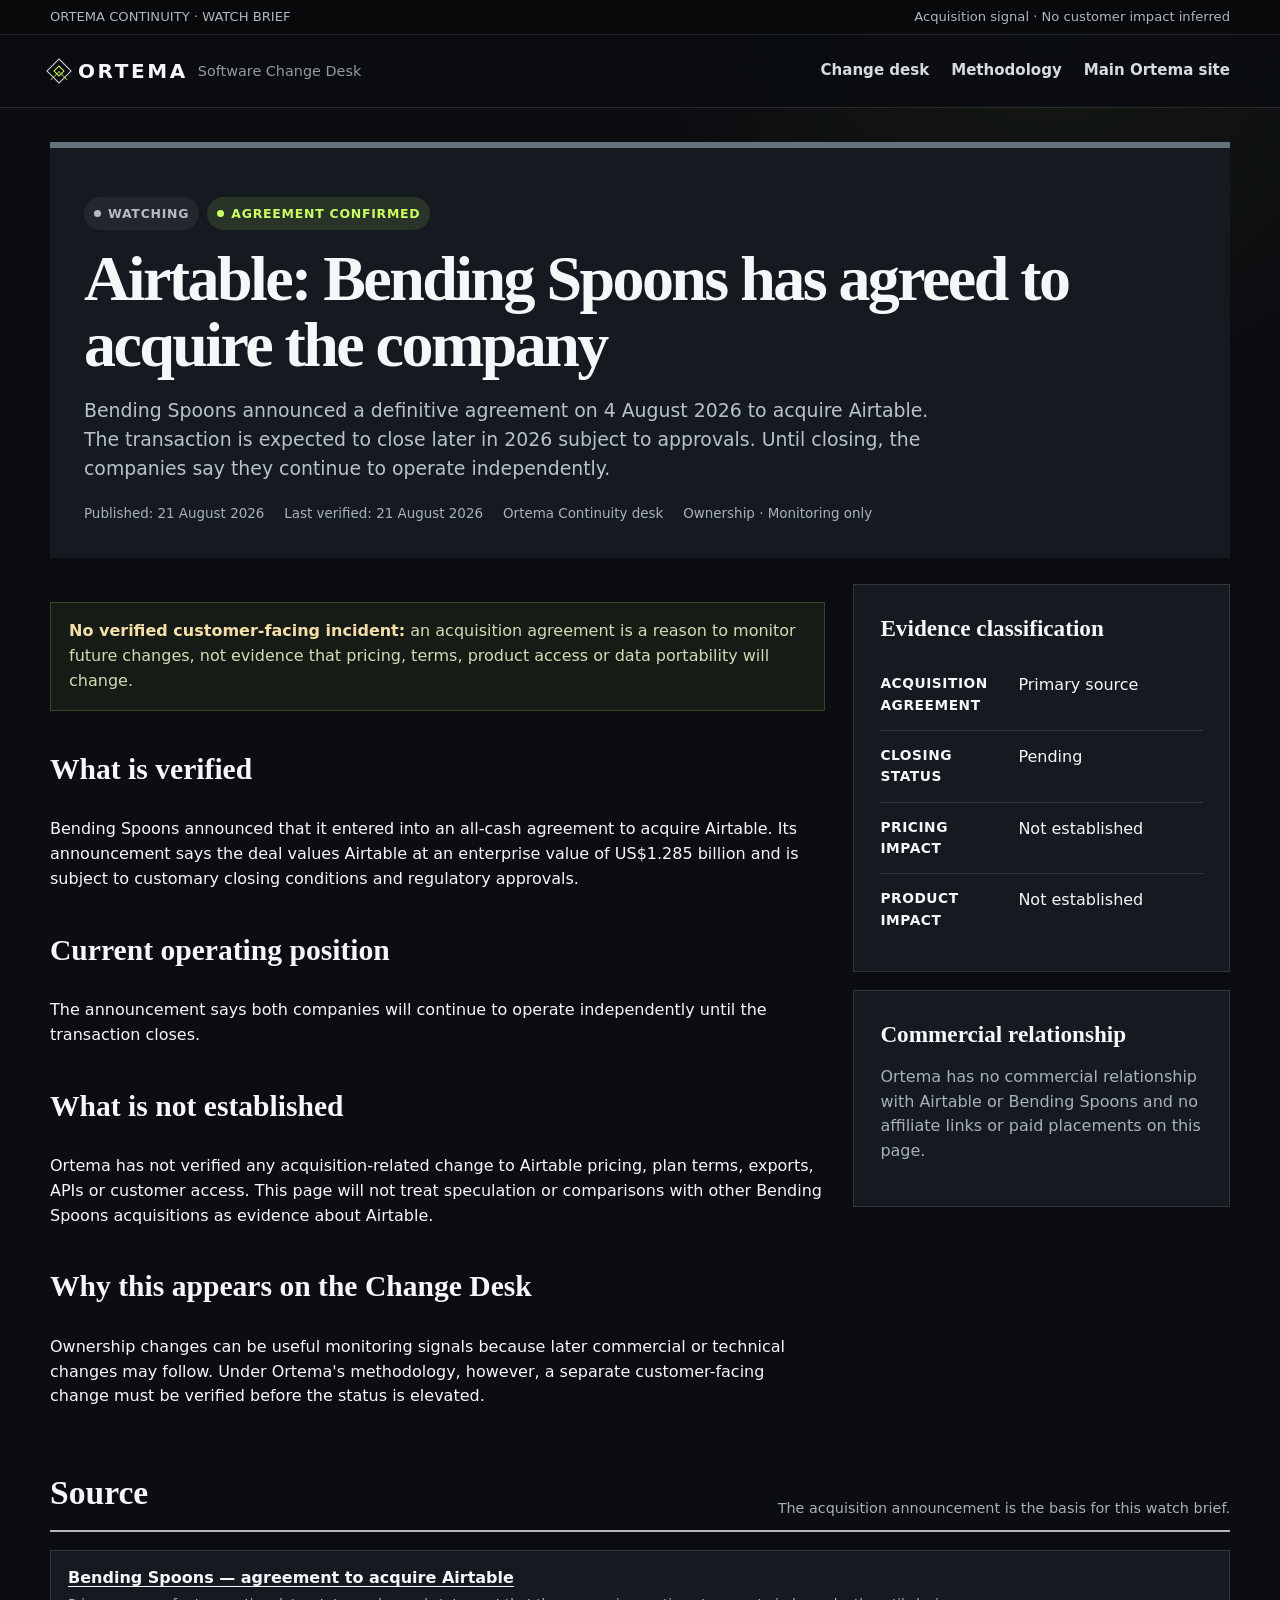
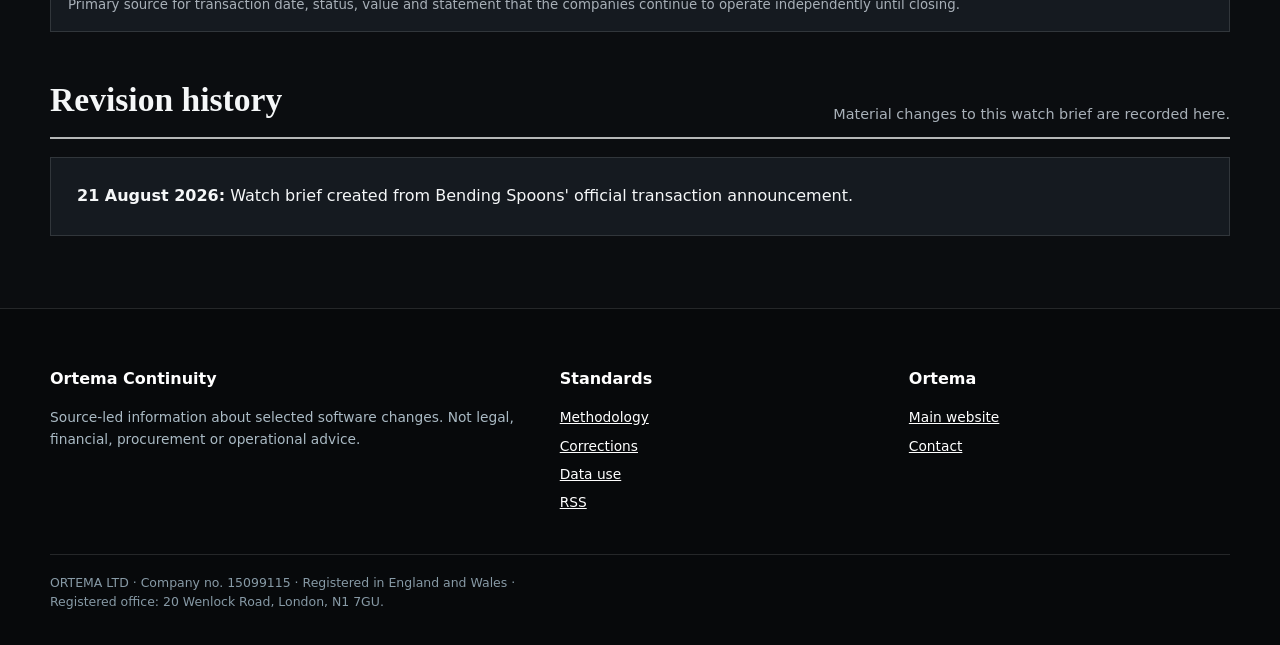
<file: continuity/incidents/airtable-acquisition-2026/index.html>
<!DOCTYPE html>

<html lang="en-GB">
<head>
<meta charset="utf-8"/>
<meta content="width=device-width, initial-scale=1" name="viewport"/>
<title>Airtable acquisition agreement | Ortema Continuity</title>
<meta content="A source-led Ortema Continuity watch brief on Bending Spoons' agreement to acquire Airtable in August 2026." name="description"/>
<meta content="noindex,follow" name="robots"/>
<meta content="#0b0d10" name="theme-color"/><meta content="Airtable acquisition agreement: monitoring brief" property="og:title"/><meta content="A monitoring brief on Bending Spoons' agreement to acquire Airtable, without inferring customer impact." property="og:description"/><meta content="article" property="og:type"/><meta content="https://ortema.co.uk/continuity/incidents/airtable-acquisition-2026/" property="og:url"/><meta content="https://ortema.co.uk/continuity/assets/continuity-social-card.png" property="og:image"/><meta content="summary_large_image" name="twitter:card"/><meta content="https://ortema.co.uk/continuity/assets/continuity-social-card.png" name="twitter:image"/><link href="../../assets/favicon.svg" rel="icon" type="image/svg+xml"/><link href="../../feed.xml" rel="alternate" title="Ortema Continuity updates" type="application/rss+xml"/><link href="https://ortema.co.uk/continuity/incidents/airtable-acquisition-2026/" rel="canonical"/>
<link href="../../assets/styles.css" rel="stylesheet"/>
<script type="application/ld+json">
{
  "@context": "https://schema.org",
  "@type": "NewsArticle",
  "headline": "Airtable acquisition agreement: monitoring brief",
  "description": "A monitoring brief on Bending Spoons' agreement to acquire Airtable, without inferring customer impact.",
  "datePublished": "2026-08-21",
  "dateModified": "2026-08-21",
  "mainEntityOfPage": {
    "@type": "WebPage",
    "@id": "https://ortema.co.uk/continuity/incidents/airtable-acquisition-2026/"
  },
  "image": "https://ortema.co.uk/continuity/assets/continuity-social-card.png",
  "author": {
    "@type": "Organization",
    "name": "Ortema Continuity",
    "url": "https://ortema.co.uk/continuity/"
  },
  "publisher": {
    "@type": "Organization",
    "name": "ORTEMA LTD",
    "url": "https://ortema.co.uk/",
    "logo": {
      "@type": "ImageObject",
      "url": "https://ortema.co.uk/assets/ortema-logo-512.png"
    }
  }
}
</script></head>
<body>
<a class="skip-link" href="#main">Skip to content</a>
<div class="topline"><div class="topline-inner"><span>ORTEMA CONTINUITY · WATCH BRIEF</span><span>Acquisition signal · No customer impact inferred</span></div></div>
<header class="site-header"><div class="site-header-inner"><a class="brand" href="../../"><span aria-hidden="true" class="brand-mark"></span><strong>ORTEMA</strong><span>Software Change Desk</span></a><nav aria-label="Primary" class="nav"><a href="../../">Change desk</a><a href="../../methodology/">Methodology</a><a href="https://ortema.co.uk/">Main Ortema site</a></nav></div></header>
<main class="page-shell" id="main">
<article>
<header class="article-header watch-accent">
<div class="pill-row"><span class="status watch">Watching</span><span class="status confirmed">Agreement confirmed</span></div>
<h1>Airtable: Bending Spoons has agreed to acquire the company</h1>
<p class="lede">Bending Spoons announced a definitive agreement on 4 August 2026 to acquire Airtable. The transaction is expected to close later in 2026 subject to approvals. Until closing, the companies say they continue to operate independently.</p>
<div class="article-meta"><span>Published: 21 August 2026</span><span>Last verified: 21 August 2026</span><span>Ortema Continuity desk</span><span>Ownership · Monitoring only</span></div>
</header>
<div class="two-col">
<div class="prose">
<div class="notice neutral"><strong>No verified customer-facing incident:</strong> an acquisition agreement is a reason to monitor future changes, not evidence that pricing, terms, product access or data portability will change.</div>
<h2>What is verified</h2>
<p>Bending Spoons announced that it entered into an all-cash agreement to acquire Airtable. Its announcement says the deal values Airtable at an enterprise value of US$1.285 billion and is subject to customary closing conditions and regulatory approvals.</p>
<h2>Current operating position</h2>
<p>The announcement says both companies will continue to operate independently until the transaction closes.</p>
<h2>What is not established</h2>
<p>Ortema has not verified any acquisition-related change to Airtable pricing, plan terms, exports, APIs or customer access. This page will not treat speculation or comparisons with other Bending Spoons acquisitions as evidence about Airtable.</p>
<h2>Why this appears on the Change Desk</h2>
<p>Ownership changes can be useful monitoring signals because later commercial or technical changes may follow. Under Ortema's methodology, however, a separate customer-facing change must be verified before the status is elevated.</p>
</div>
<aside>
<div class="card"><h3>Evidence classification</h3><ul class="data-list"><li><strong>Acquisition agreement</strong><span>Primary source</span></li><li><strong>Closing status</strong><span>Pending</span></li><li><strong>Pricing impact</strong><span>Not established</span></li><li><strong>Product impact</strong><span>Not established</span></li></ul></div>
<div class="card aside-spaced"><h3>Commercial relationship</h3><p>Ortema has no commercial relationship with Airtable or Bending Spoons and no affiliate links or paid placements on this page.</p></div>
</aside>
</div>
<section><div class="section-head"><h2>Source</h2><p>The acquisition announcement is the basis for this watch brief.</p></div><div class="source-list"><div class="source-card"><a href="https://investors.bendingspoons.com/newsroom/bending-spoons-agrees-to-acquire-airtable" rel="noopener noreferrer">Bending Spoons — agreement to acquire Airtable</a><small>Primary source for transaction date, status, value and statement that the companies continue to operate independently until closing.</small></div></div></section>
<section><div class="section-head"><h2>Revision history</h2><p>Material changes to this watch brief are recorded here.</p></div><div class="card"><ul class="clean-list"><li><strong>21 August 2026:</strong> Watch brief created from Bending Spoons' official transaction announcement.</li></ul></div></section>
</article>
</main>
<footer class="site-footer"><div class="footer-inner"><div><h3>Ortema Continuity</h3><p>Source-led information about selected software changes. Not legal, financial, procurement or operational advice.</p></div><div><h3>Standards</h3><ul><li><a href="../../methodology/">Methodology</a></li><li><a href="../../corrections/">Corrections</a></li><li><a href="../../privacy/">Data use</a></li><li><a href="../../feed.xml">RSS</a></li></ul></div><div><h3>Ortema</h3><ul><li><a href="https://ortema.co.uk/">Main website</a></li><li><a href="https://ortema.co.uk/#contact">Contact</a></li></ul></div></div><div class="footer-inner footer-legal"><div>ORTEMA LTD · Company no. 15099115 · Registered in England and Wales · Registered office: 20 Wenlock Road, London, N1 7GU.</div></div></footer>
</body>
</html>
</file>
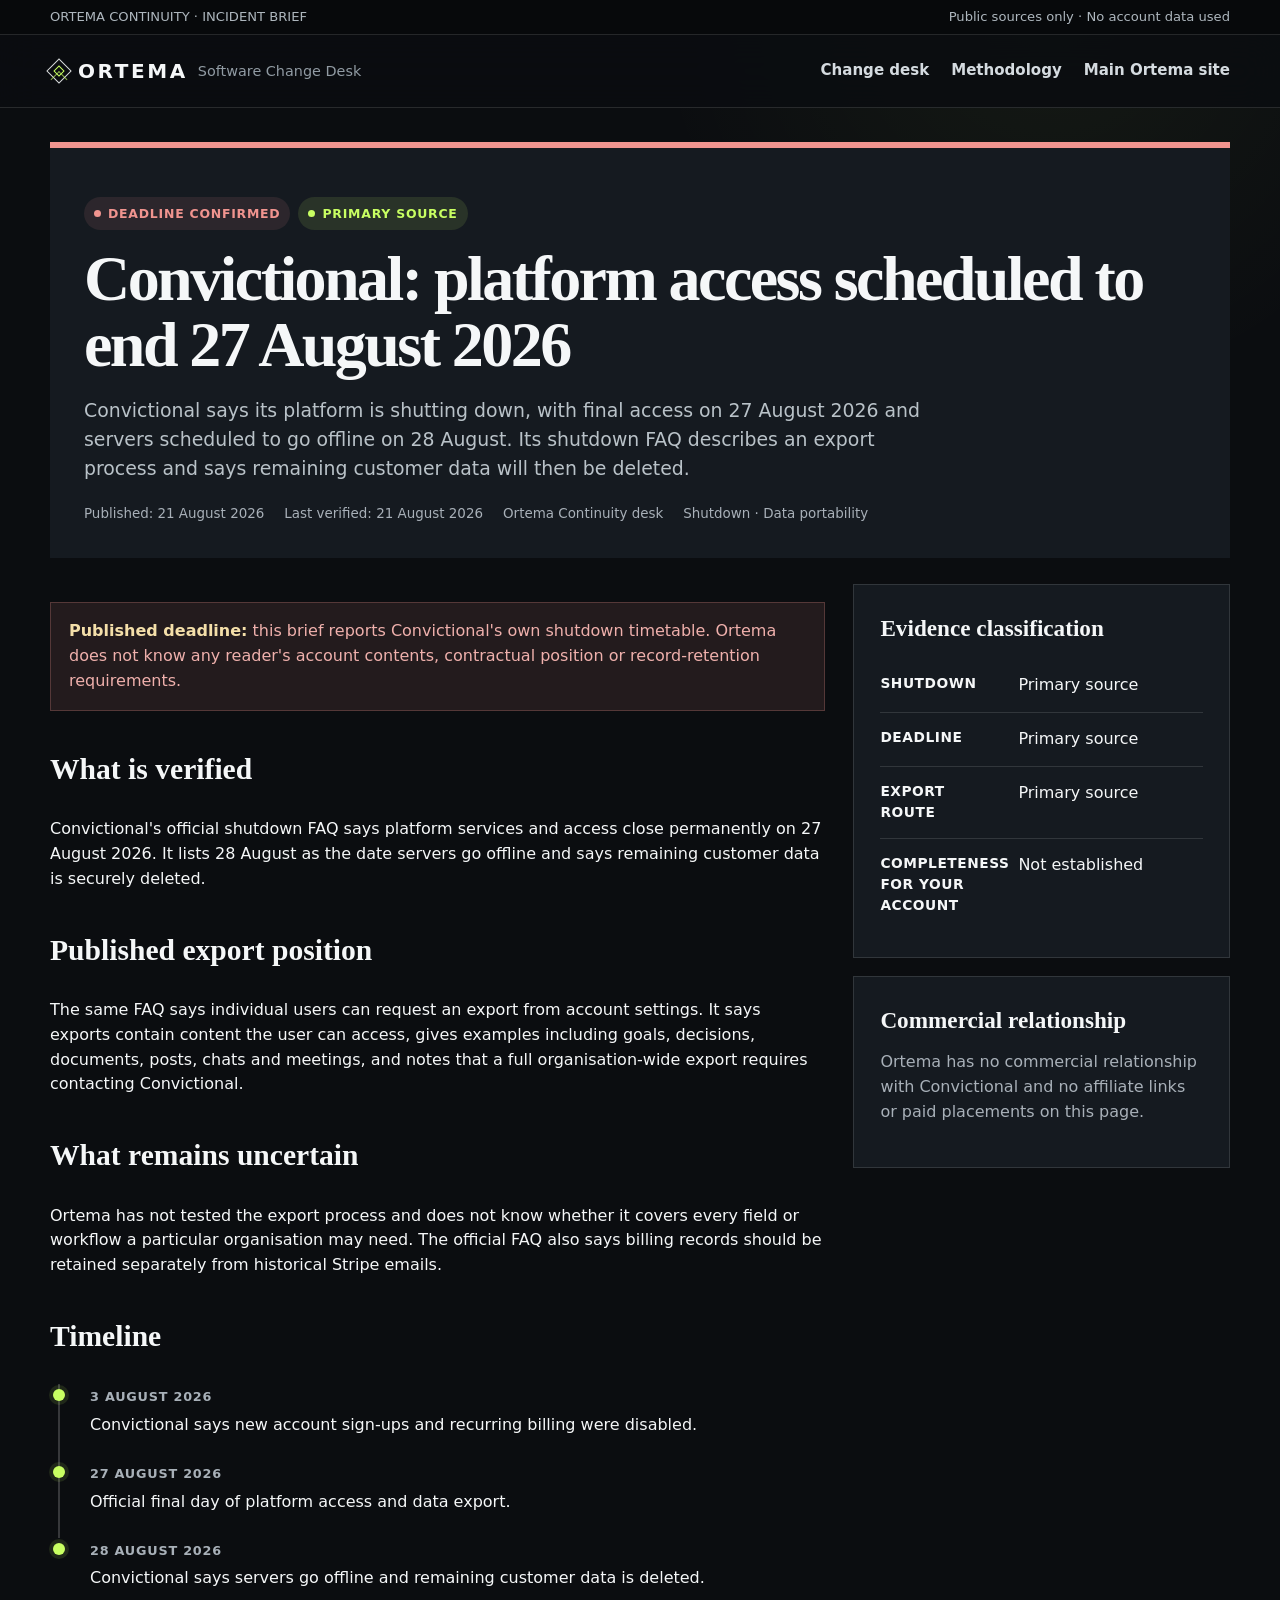
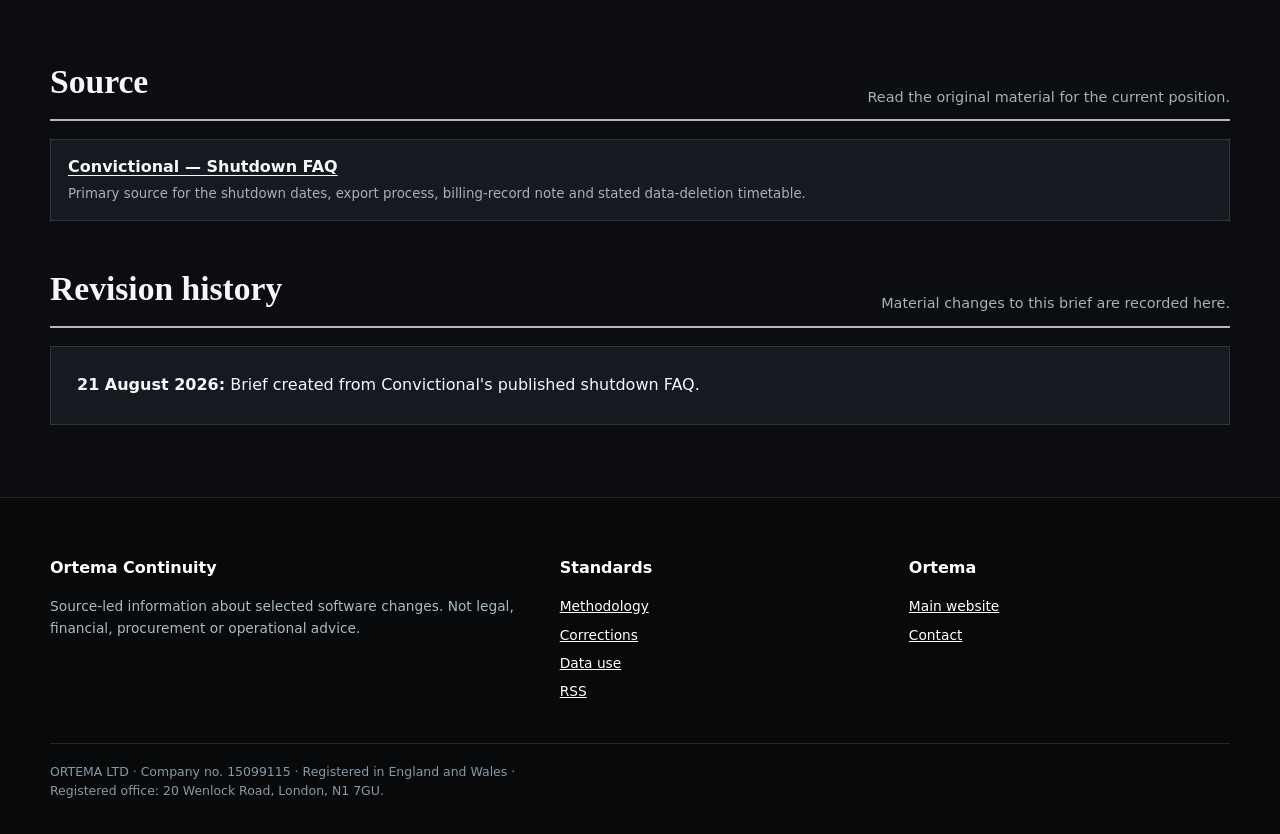
<file: continuity/incidents/convictional-shutdown-2026/index.html>
<!DOCTYPE html>

<html lang="en-GB">
<head>
<meta charset="utf-8"/>
<meta content="width=device-width, initial-scale=1" name="viewport"/>
<title>Convictional shutdown deadline | Ortema Continuity</title>
<meta content="A source-led Ortema Continuity brief on Convictional's scheduled shutdown on 27 August 2026." name="description"/>
<meta content="index,follow,max-image-preview:large" name="robots"/>
<meta content="#0b0d10" name="theme-color"/><meta content="Convictional shutdown deadline: 27 August 2026" property="og:title"/><meta content="Convictional's published shutdown deadline, export route and stated data-deletion timetable." property="og:description"/><meta content="article" property="og:type"/><meta content="https://ortema.co.uk/continuity/incidents/convictional-shutdown-2026/" property="og:url"/><meta content="https://ortema.co.uk/continuity/assets/continuity-social-card.png" property="og:image"/><meta content="summary_large_image" name="twitter:card"/><meta content="https://ortema.co.uk/continuity/assets/continuity-social-card.png" name="twitter:image"/><link href="../../assets/favicon.svg" rel="icon" type="image/svg+xml"/><link href="../../feed.xml" rel="alternate" title="Ortema Continuity updates" type="application/rss+xml"/><link href="https://ortema.co.uk/continuity/incidents/convictional-shutdown-2026/" rel="canonical"/>
<link href="../../assets/styles.css" rel="stylesheet"/>
<script type="application/ld+json">
{
  "@context": "https://schema.org",
  "@type": "NewsArticle",
  "headline": "Convictional shutdown deadline: 27 August 2026",
  "description": "Convictional's published shutdown deadline, export route and stated data-deletion timetable.",
  "datePublished": "2026-08-21",
  "dateModified": "2026-08-21",
  "mainEntityOfPage": {
    "@type": "WebPage",
    "@id": "https://ortema.co.uk/continuity/incidents/convictional-shutdown-2026/"
  },
  "image": "https://ortema.co.uk/continuity/assets/continuity-social-card.png",
  "author": {
    "@type": "Organization",
    "name": "Ortema Continuity",
    "url": "https://ortema.co.uk/continuity/"
  },
  "publisher": {
    "@type": "Organization",
    "name": "ORTEMA LTD",
    "url": "https://ortema.co.uk/",
    "logo": {
      "@type": "ImageObject",
      "url": "https://ortema.co.uk/assets/ortema-logo-512.png"
    }
  }
}
</script></head>
<body>
<a class="skip-link" href="#main">Skip to content</a>
<div class="topline"><div class="topline-inner"><span>ORTEMA CONTINUITY · INCIDENT BRIEF</span><span>Public sources only · No account data used</span></div></div>
<header class="site-header"><div class="site-header-inner"><a class="brand" href="../../"><span aria-hidden="true" class="brand-mark"></span><strong>ORTEMA</strong><span>Software Change Desk</span></a><nav aria-label="Primary" class="nav"><a href="../../">Change desk</a><a href="../../methodology/">Methodology</a><a href="https://ortema.co.uk/">Main Ortema site</a></nav></div></header>
<main class="page-shell" id="main">
<article>
<header class="article-header deadline-accent">
<div class="pill-row"><span class="status deadline">Deadline confirmed</span><span class="status confirmed">Primary source</span></div>
<h1>Convictional: platform access scheduled to end 27 August 2026</h1>
<p class="lede">Convictional says its platform is shutting down, with final access on 27 August 2026 and servers scheduled to go offline on 28 August. Its shutdown FAQ describes an export process and says remaining customer data will then be deleted.</p>
<div class="article-meta"><span>Published: 21 August 2026</span><span>Last verified: 21 August 2026</span><span>Ortema Continuity desk</span><span>Shutdown · Data portability</span></div>
</header>
<div class="two-col">
<div class="prose">
<div class="notice danger"><strong>Published deadline:</strong> this brief reports Convictional's own shutdown timetable. Ortema does not know any reader's account contents, contractual position or record-retention requirements.</div>
<h2>What is verified</h2>
<p>Convictional's official shutdown FAQ says platform services and access close permanently on 27 August 2026. It lists 28 August as the date servers go offline and says remaining customer data is securely deleted.</p>
<h2>Published export position</h2>
<p>The same FAQ says individual users can request an export from account settings. It says exports contain content the user can access, gives examples including goals, decisions, documents, posts, chats and meetings, and notes that a full organisation-wide export requires contacting Convictional.</p>
<h2>What remains uncertain</h2>
<p>Ortema has not tested the export process and does not know whether it covers every field or workflow a particular organisation may need. The official FAQ also says billing records should be retained separately from historical Stripe emails.</p>
<h2>Timeline</h2>
<ol class="timeline">
<li><time>3 August 2026</time><p>Convictional says new account sign-ups and recurring billing were disabled.</p></li>
<li><time>27 August 2026</time><p>Official final day of platform access and data export.</p></li>
<li><time>28 August 2026</time><p>Convictional says servers go offline and remaining customer data is deleted.</p></li>
</ol>
</div>
<aside>
<div class="card"><h3>Evidence classification</h3><ul class="data-list"><li><strong>Shutdown</strong><span>Primary source</span></li><li><strong>Deadline</strong><span>Primary source</span></li><li><strong>Export route</strong><span>Primary source</span></li><li><strong>Completeness for your account</strong><span>Not established</span></li></ul></div>
<div class="card aside-spaced"><h3>Commercial relationship</h3><p>Ortema has no commercial relationship with Convictional and no affiliate links or paid placements on this page.</p></div>
</aside>
</div>
<section><div class="section-head"><h2>Source</h2><p>Read the original material for the current position.</p></div><div class="source-list"><div class="source-card"><a href="https://guides.convictional.com/support/shutdown-faq/" rel="noopener noreferrer">Convictional — Shutdown FAQ</a><small>Primary source for the shutdown dates, export process, billing-record note and stated data-deletion timetable.</small></div></div></section>
<section><div class="section-head"><h2>Revision history</h2><p>Material changes to this brief are recorded here.</p></div><div class="card"><ul class="clean-list"><li><strong>21 August 2026:</strong> Brief created from Convictional's published shutdown FAQ.</li></ul></div></section>
</article>
</main>
<footer class="site-footer"><div class="footer-inner"><div><h3>Ortema Continuity</h3><p>Source-led information about selected software changes. Not legal, financial, procurement or operational advice.</p></div><div><h3>Standards</h3><ul><li><a href="../../methodology/">Methodology</a></li><li><a href="../../corrections/">Corrections</a></li><li><a href="../../privacy/">Data use</a></li><li><a href="../../feed.xml">RSS</a></li></ul></div><div><h3>Ortema</h3><ul><li><a href="https://ortema.co.uk/">Main website</a></li><li><a href="https://ortema.co.uk/#contact">Contact</a></li></ul></div></div><div class="footer-inner footer-legal"><div>ORTEMA LTD · Company no. 15099115 · Registered in England and Wales · Registered office: 20 Wenlock Road, London, N1 7GU.</div></div></footer>
</body>
</html>
</file>
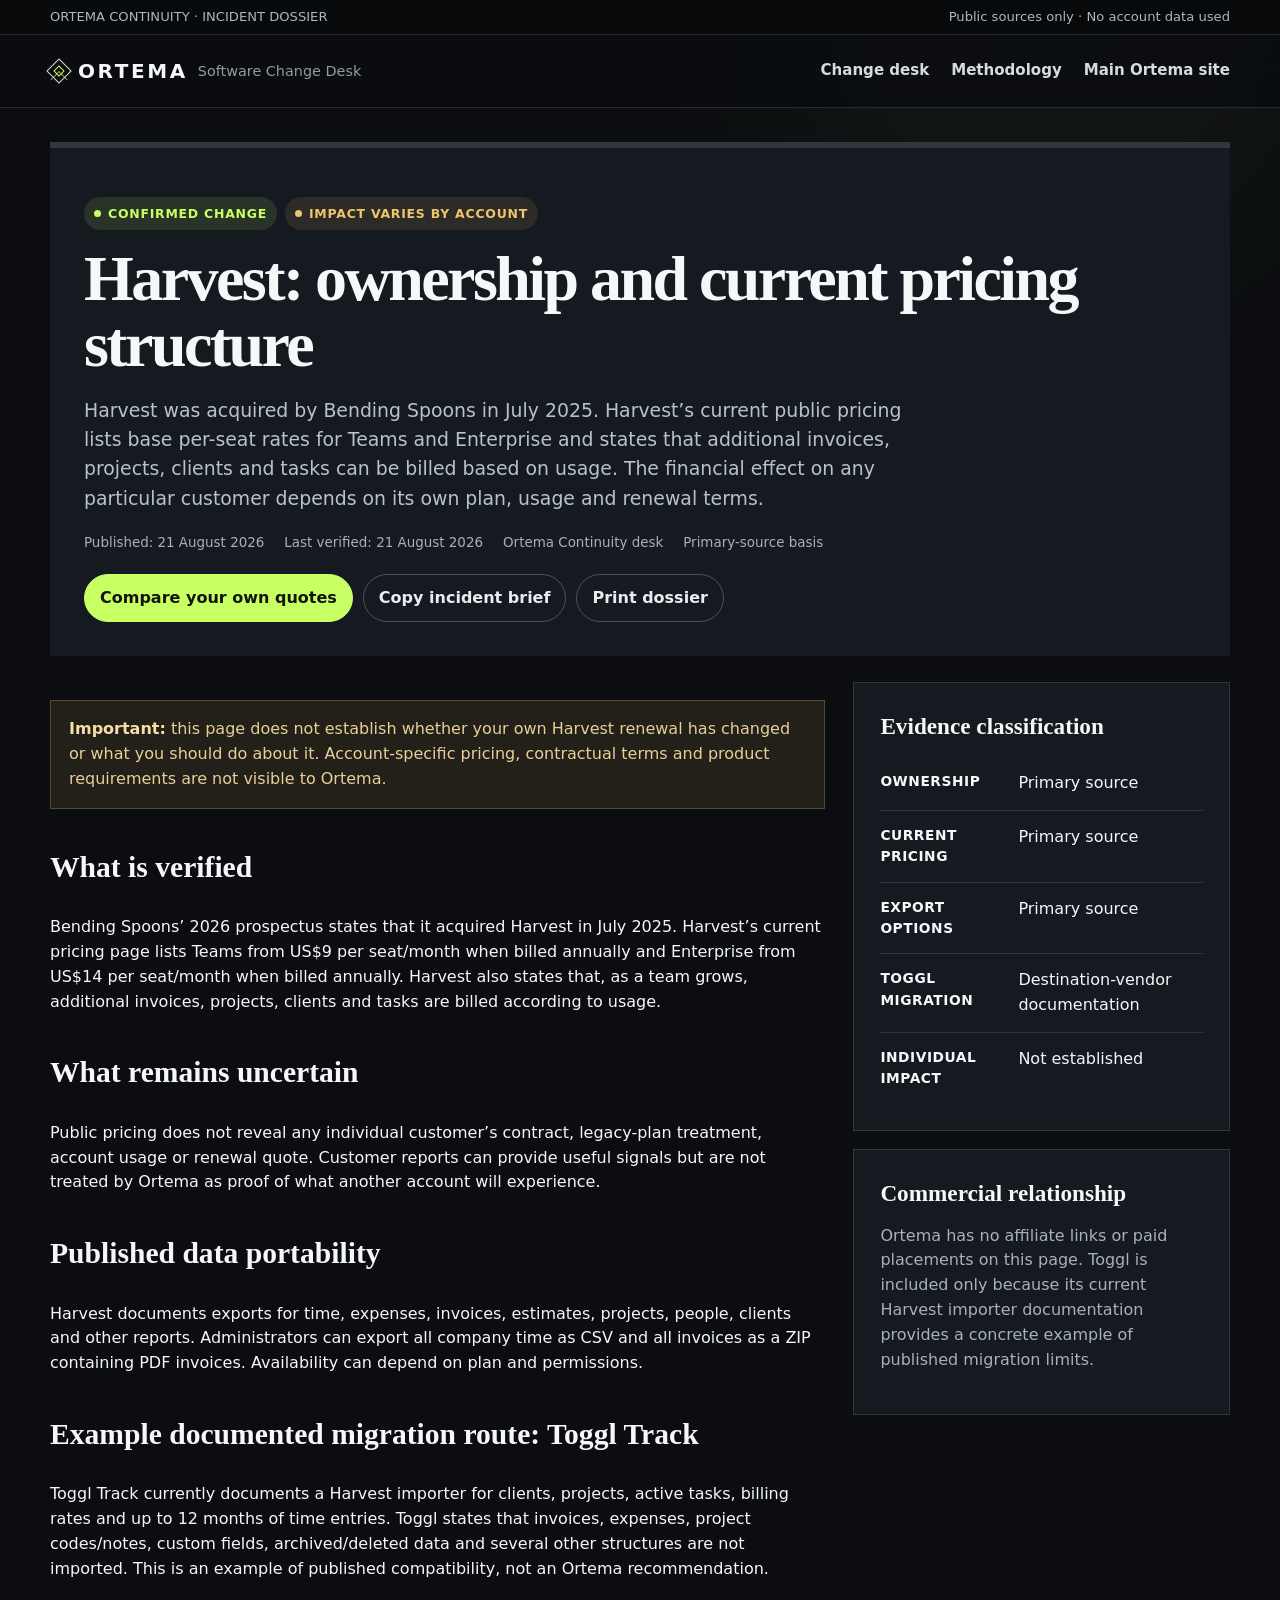
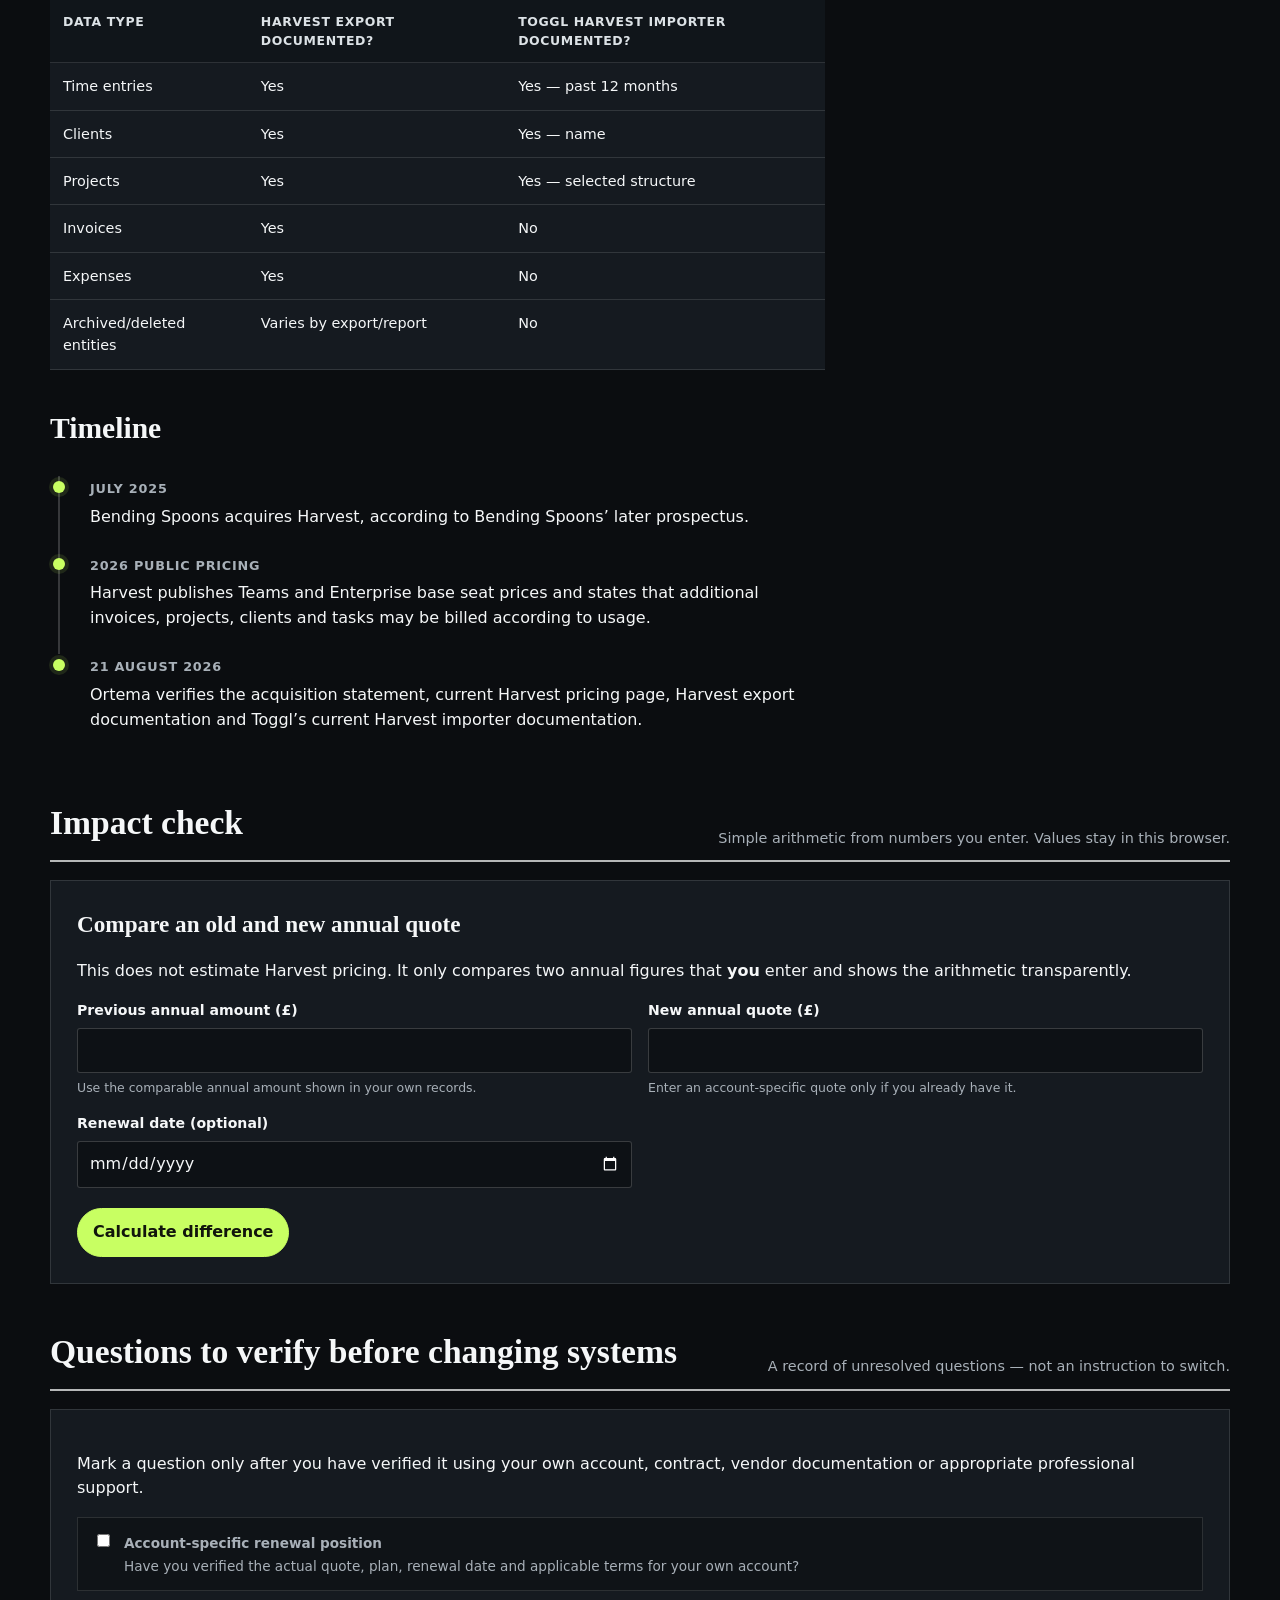
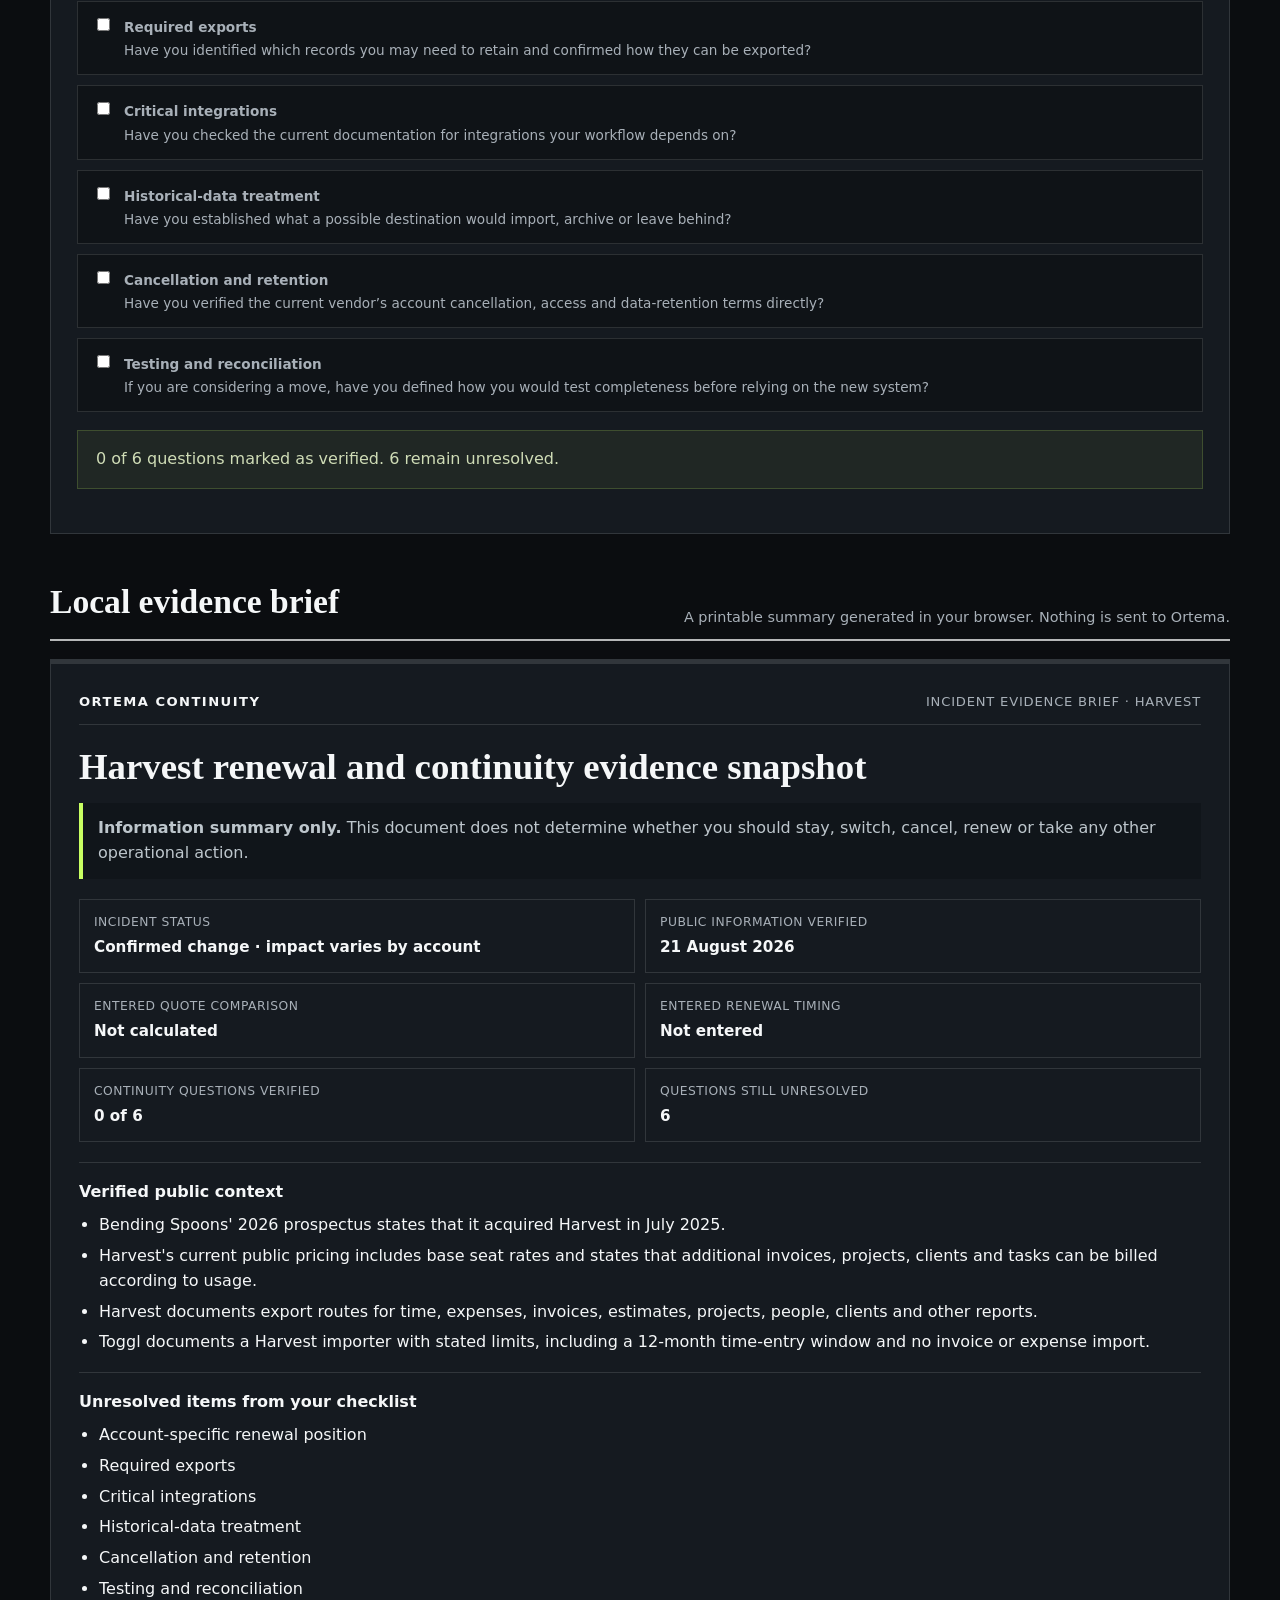
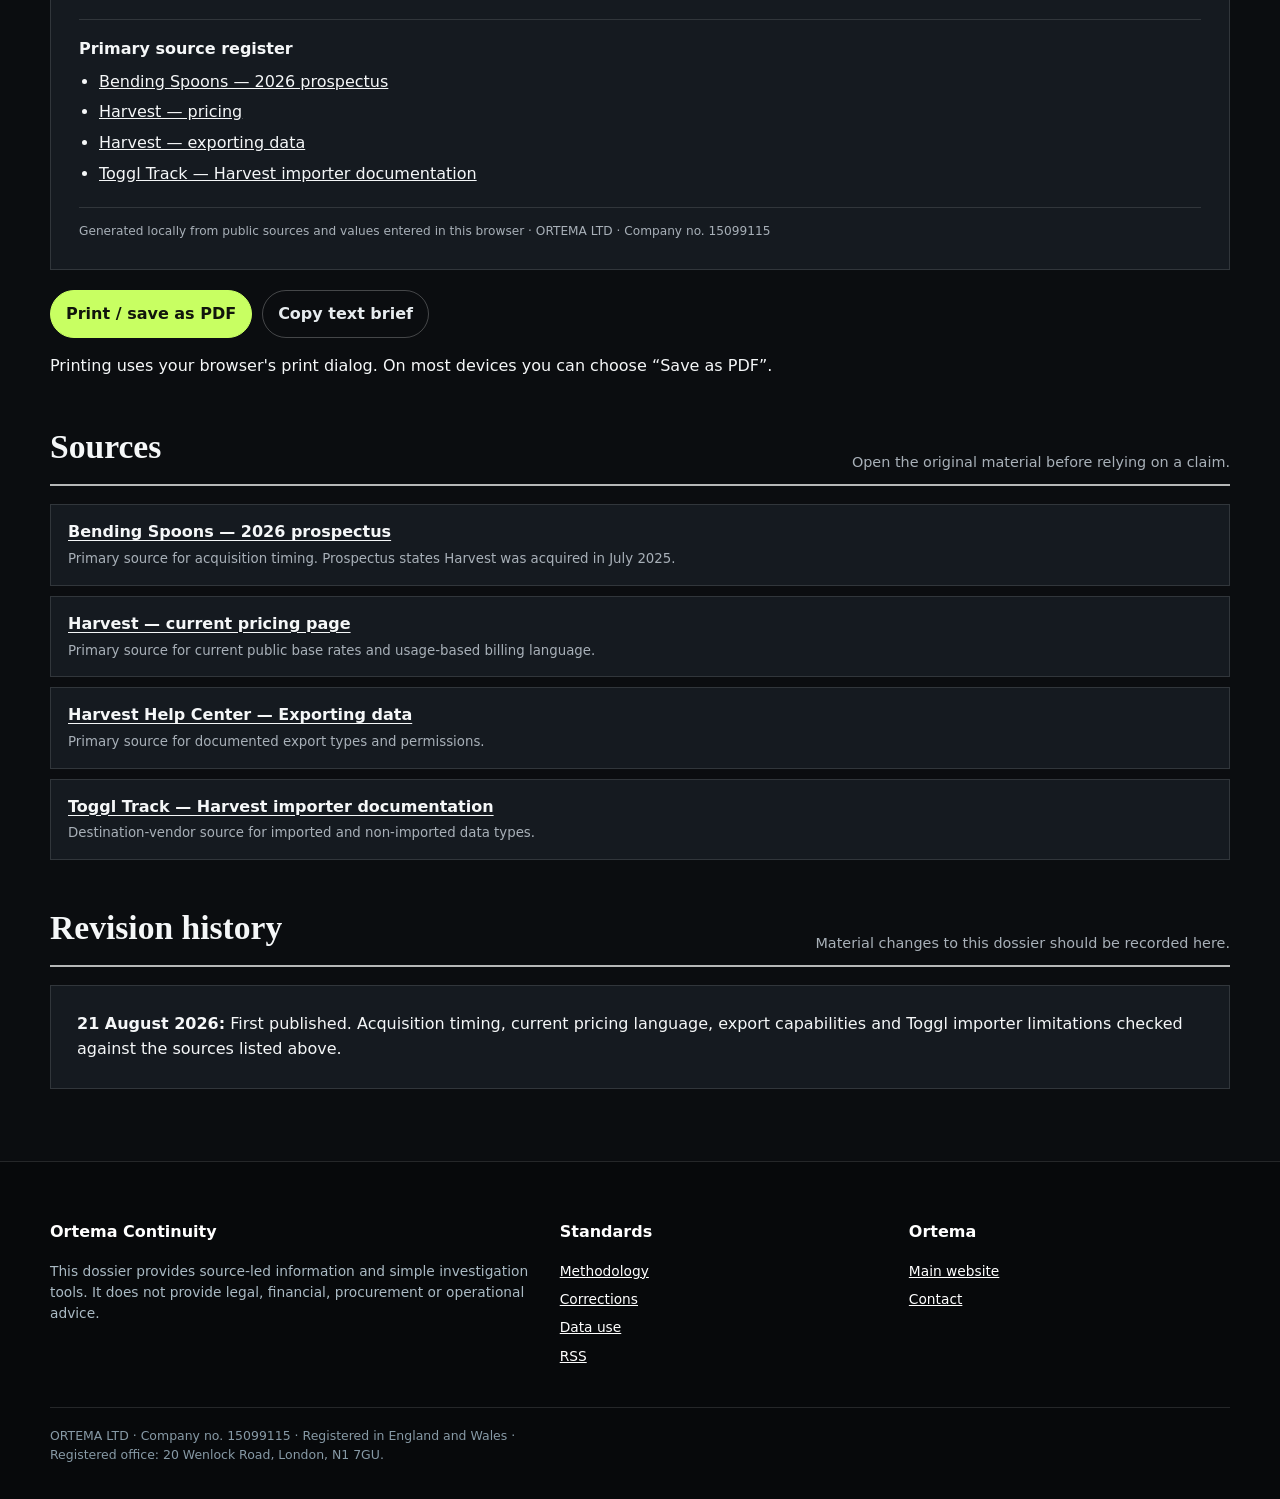
<file: continuity/incidents/harvest-2026/index.html>
<!doctype html>
<html lang="en-GB">
<head>
  <meta charset="utf-8">
  <meta name="viewport" content="width=device-width, initial-scale=1">
  <title>Harvest pricing 2026: ownership, exports and migration limits | Ortema Continuity</title>
  <meta name="description" content="A source-led dossier on Harvest ownership, current published pricing, data exports and documented migration limits, verified 21 August 2026.">
  <meta name="robots" content="index,follow,max-image-preview:large">
  <meta name="theme-color" content="#0b0d10">
  <meta property="og:title" content="Harvest pricing 2026: ownership, exports and migration limits">
  <meta property="og:description" content="Published pricing, data portability and a browser-only quote comparison — with account-specific unknowns kept visible.">
  <meta property="og:type" content="article">
  <meta property="og:url" content="https://ortema.co.uk/continuity/incidents/harvest-2026/">
  <meta property="og:image" content="https://ortema.co.uk/continuity/assets/harvest-social-card.png">
  <meta name="twitter:card" content="summary_large_image">
  <meta name="twitter:image" content="https://ortema.co.uk/continuity/assets/harvest-social-card.png">
  <link rel="canonical" href="https://ortema.co.uk/continuity/incidents/harvest-2026/">
  <link rel="icon" href="../../assets/favicon.svg" type="image/svg+xml">
  <link rel="alternate" type="application/rss+xml" title="Ortema Continuity updates" href="../../feed.xml">
  <link rel="stylesheet" href="../../assets/styles.css">
  <script type="application/ld+json">
  {
    "@context": "https://schema.org",
    "@type": "NewsArticle",
    "headline": "Harvest pricing 2026: ownership, exports and migration limits",
    "description": "A source-led dossier on Harvest ownership, current published pricing, data exports and documented migration limits.",
    "datePublished": "2026-08-21",
    "dateModified": "2026-08-21",
    "mainEntityOfPage": {"@type": "WebPage", "@id": "https://ortema.co.uk/continuity/incidents/harvest-2026/"},
    "image": "https://ortema.co.uk/continuity/assets/harvest-social-card.png",
    "author": {"@type": "Organization", "name": "Ortema Continuity", "url": "https://ortema.co.uk/continuity/"},
    "publisher": {"@type": "Organization", "name": "ORTEMA LTD", "url": "https://ortema.co.uk/", "logo": {"@type": "ImageObject", "url": "https://ortema.co.uk/assets/ortema-logo-512.png"}}
  }
  </script>
</head>
<body>
  <a class="skip-link" href="#main">Skip to content</a>
  <div class="topline"><div class="topline-inner"><span>ORTEMA CONTINUITY · INCIDENT DOSSIER</span><span>Public sources only · No account data used</span></div></div>
  <header class="site-header">
    <div class="site-header-inner">
      <a class="brand" href="../../"><span class="brand-mark" aria-hidden="true"></span><strong>ORTEMA</strong><span>Software Change Desk</span></a>
      <nav class="nav" aria-label="Primary">
        <a href="../../">Change desk</a>
        <a href="../../methodology/">Methodology</a>
        <a href="https://ortema.co.uk/">Main Ortema site</a>
      </nav>
    </div>
  </header>

  <main id="main" class="page-shell">
    <article>
      <header class="article-header">
        <div class="pill-row">
          <span class="status confirmed" data-incident-status>Confirmed change</span>
          <span class="status varies">Impact varies by account</span>
        </div>
        <h1>Harvest: ownership and current pricing structure</h1>
        <p class="lede" data-incident-summary>Harvest was acquired by Bending Spoons in July 2025. Harvest’s current public pricing lists base per-seat rates for Teams and Enterprise and states that additional invoices, projects, clients and tasks can be billed based on usage. The financial effect on any particular customer depends on its own plan, usage and renewal terms.</p>
        <div class="article-meta">
          <span>Published: 21 August 2026</span>
          <span data-last-verified>Last verified: 21 August 2026</span>
          <span>Ortema Continuity desk</span>
          <span>Primary-source basis</span>
        </div>
        <div class="button-row no-print">
          <a class="btn" href="#impact">Compare your own quotes</a>
          <button class="btn secondary" type="button" id="copy-brief">Copy incident brief</button>
          <button class="btn secondary" type="button" id="print-page">Print dossier</button>
        </div>
      </header>

      <div class="two-col">
        <div class="prose">
          <div class="notice"><strong>Important:</strong> this page does not establish whether your own Harvest renewal has changed or what you should do about it. Account-specific pricing, contractual terms and product requirements are not visible to Ortema.</div>

          <h2>What is verified</h2>
          <p>Bending Spoons’ 2026 prospectus states that it acquired Harvest in July 2025. Harvest’s current pricing page lists Teams from US$9 per seat/month when billed annually and Enterprise from US$14 per seat/month when billed annually. Harvest also states that, as a team grows, additional invoices, projects, clients and tasks are billed according to usage.</p>

          <h2>What remains uncertain</h2>
          <p>Public pricing does not reveal any individual customer’s contract, legacy-plan treatment, account usage or renewal quote. Customer reports can provide useful signals but are not treated by Ortema as proof of what another account will experience.</p>

          <h2>Published data portability</h2>
          <p>Harvest documents exports for time, expenses, invoices, estimates, projects, people, clients and other reports. Administrators can export all company time as CSV and all invoices as a ZIP containing PDF invoices. Availability can depend on plan and permissions.</p>

          <h2>Example documented migration route: Toggl Track</h2>
          <p>Toggl Track currently documents a Harvest importer for clients, projects, active tasks, billing rates and up to 12 months of time entries. Toggl states that invoices, expenses, project codes/notes, custom fields, archived/deleted data and several other structures are not imported. This is an example of published compatibility, not an Ortema recommendation.</p>

          <div class="table-wrap">
            <table>
              <thead><tr><th>Data type</th><th>Harvest export documented?</th><th>Toggl Harvest importer documented?</th></tr></thead>
              <tbody>
                <tr><td>Time entries</td><td>Yes</td><td>Yes — past 12 months</td></tr>
                <tr><td>Clients</td><td>Yes</td><td>Yes — name</td></tr>
                <tr><td>Projects</td><td>Yes</td><td>Yes — selected structure</td></tr>
                <tr><td>Invoices</td><td>Yes</td><td>No</td></tr>
                <tr><td>Expenses</td><td>Yes</td><td>No</td></tr>
                <tr><td>Archived/deleted entities</td><td>Varies by export/report</td><td>No</td></tr>
              </tbody>
            </table>
          </div>

          <h2>Timeline</h2>
          <ol class="timeline">
            <li><time>July 2025</time><p>Bending Spoons acquires Harvest, according to Bending Spoons’ later prospectus.</p></li>
            <li><time>2026 public pricing</time><p>Harvest publishes Teams and Enterprise base seat prices and states that additional invoices, projects, clients and tasks may be billed according to usage.</p></li>
            <li><time>21 August 2026</time><p>Ortema verifies the acquisition statement, current Harvest pricing page, Harvest export documentation and Toggl’s current Harvest importer documentation.</p></li>
          </ol>
        </div>

        <aside>
          <div class="card">
            <h3>Evidence classification</h3>
            <ul class="data-list">
              <li><strong>Ownership</strong><span>Primary source</span></li>
              <li><strong>Current pricing</strong><span>Primary source</span></li>
              <li><strong>Export options</strong><span>Primary source</span></li>
              <li><strong>Toggl migration</strong><span>Destination-vendor documentation</span></li>
              <li><strong>Individual impact</strong><span>Not established</span></li>
            </ul>
          </div>

          <div class="card aside-spaced">
            <h3>Commercial relationship</h3>
            <p>Ortema has no affiliate links or paid placements on this page. Toggl is included only because its current Harvest importer documentation provides a concrete example of published migration limits.</p>
          </div>
        </aside>
      </div>

      <section id="impact">
        <div class="section-head"><h2>Impact check</h2><p>Simple arithmetic from numbers you enter. Values stay in this browser.</p></div>
        <div class="tool-card">
          <h3>Compare an old and new annual quote</h3>
          <p>This does not estimate Harvest pricing. It only compares two annual figures that <strong>you</strong> enter and shows the arithmetic transparently.</p>
          <form id="impact-form">
            <div class="form-grid">
              <div class="field">
                <label for="old-cost">Previous annual amount (£)</label>
                <input id="old-cost" type="number" min="0" step="0.01" inputmode="decimal" required>
                <span class="hint">Use the comparable annual amount shown in your own records.</span>
              </div>
              <div class="field">
                <label for="new-cost">New annual quote (£)</label>
                <input id="new-cost" type="number" min="0.01" step="0.01" inputmode="decimal" required>
                <span class="hint">Enter an account-specific quote only if you already have it.</span>
              </div>
              <div class="field">
                <label for="renewal-date">Renewal date (optional)</label>
                <input id="renewal-date" type="date">
              </div>
            </div>
            <div class="button-row"><button class="btn" type="submit">Calculate difference</button></div>
          </form>

          <div class="result-box" id="impact-result" aria-live="polite">
            <div class="metric-grid">
              <div class="metric"><span>Percentage difference</span><strong id="metric-change">—</strong></div>
              <div class="metric"><span>Annual difference</span><strong id="metric-one-year">—</strong></div>
              <div class="metric"><span>3-year difference*</span><strong id="metric-three-year">—</strong></div>
            </div>
            <div class="metric" style="margin-top:12px"><span>Time until entered renewal date</span><strong id="metric-renewal">—</strong></div>
            <p class="hint">*The 3-year figure simply repeats the entered annual difference three times. It is not a forecast and assumes no future price, usage or tax changes.</p>
          </div>
        </div>
      </section>

      <section>
        <div class="section-head"><h2>Questions to verify before changing systems</h2><p>A record of unresolved questions — not an instruction to switch.</p></div>
        <div class="tool-card">
          <p>Mark a question only after you have verified it using your own account, contract, vendor documentation or appropriate professional support.</p>
          <div class="check-grid">
            <label class="check-row"><input type="checkbox" data-continuity-check><span><strong>Account-specific renewal position</strong><span>Have you verified the actual quote, plan, renewal date and applicable terms for your own account?</span></span></label>
            <label class="check-row"><input type="checkbox" data-continuity-check><span><strong>Required exports</strong><span>Have you identified which records you may need to retain and confirmed how they can be exported?</span></span></label>
            <label class="check-row"><input type="checkbox" data-continuity-check><span><strong>Critical integrations</strong><span>Have you checked the current documentation for integrations your workflow depends on?</span></span></label>
            <label class="check-row"><input type="checkbox" data-continuity-check><span><strong>Historical-data treatment</strong><span>Have you established what a possible destination would import, archive or leave behind?</span></span></label>
            <label class="check-row"><input type="checkbox" data-continuity-check><span><strong>Cancellation and retention</strong><span>Have you verified the current vendor’s account cancellation, access and data-retention terms directly?</span></span></label>
            <label class="check-row"><input type="checkbox" data-continuity-check><span><strong>Testing and reconciliation</strong><span>If you are considering a move, have you defined how you would test completeness before relying on the new system?</span></span></label>
          </div>
          <div class="notice neutral" id="check-summary" role="status"></div>
        </div>
      </section>

      <section id="evidence-brief-section">
        <div class="section-head"><h2>Local evidence brief</h2><p>A printable summary generated in your browser. Nothing is sent to Ortema.</p></div>
        <div class="brief-panel" id="evidence-brief">
          <div class="brief-brand-row"><strong>ORTEMA CONTINUITY</strong><span>Incident evidence brief · Harvest</span></div>
          <h3>Harvest renewal and continuity evidence snapshot</h3>
          <p class="brief-warning"><strong>Information summary only.</strong> This document does not determine whether you should stay, switch, cancel, renew or take any other operational action.</p>

          <div class="brief-grid">
            <div><span>Incident status</span><strong>Confirmed change · impact varies by account</strong></div>
            <div><span>Public information verified</span><strong>21 August 2026</strong></div>
            <div><span>Entered quote comparison</span><strong id="brief-quote-change">Not calculated</strong></div>
            <div><span>Entered renewal timing</span><strong id="brief-renewal">Not entered</strong></div>
            <div><span>Continuity questions verified</span><strong id="brief-checks">0 of 6</strong></div>
            <div><span>Questions still unresolved</span><strong id="brief-unresolved">6</strong></div>
          </div>

          <div class="brief-section">
            <h4>Verified public context</h4>
            <ul>
              <li>Bending Spoons' 2026 prospectus states that it acquired Harvest in July 2025.</li>
              <li>Harvest's current public pricing includes base seat rates and states that additional invoices, projects, clients and tasks can be billed according to usage.</li>
              <li>Harvest documents export routes for time, expenses, invoices, estimates, projects, people, clients and other reports.</li>
              <li>Toggl documents a Harvest importer with stated limits, including a 12-month time-entry window and no invoice or expense import.</li>
            </ul>
          </div>

          <div class="brief-section">
            <h4>Unresolved items from your checklist</h4>
            <ul id="brief-unresolved-list"><li>Account-specific renewal position</li><li>Required exports</li><li>Critical integrations</li><li>Historical-data treatment</li><li>Cancellation and retention</li><li>Testing and reconciliation</li></ul>
          </div>

          <div class="brief-section print-sources">
            <h4>Primary source register</h4>
            <ul>
              <li><a href="https://bendingspoons.com/documents/financials/2026/Bending%20Spoons%20Final%20Prospectus%20As%20Filed.pdf">Bending Spoons — 2026 prospectus</a></li>
              <li><a href="https://www.getharvest.com/pricing">Harvest — pricing</a></li>
              <li><a href="https://support.getharvest.com/hc/en-us/articles/31625325401229-Exporting-data">Harvest — exporting data</a></li>
              <li><a href="https://support.toggl.com/en-us/article/importing-data-from-other-apps-into-toggl-track-ysio3g/">Toggl Track — Harvest importer documentation</a></li>
            </ul>
          </div>

          <div class="brief-footer">Generated locally from public sources and values entered in this browser · ORTEMA LTD · Company no. 15099115</div>
        </div>
        <div class="button-row no-print"><button class="btn" type="button" id="print-brief">Print / save as PDF</button><button class="btn secondary" type="button" id="copy-evidence-brief">Copy text brief</button></div>
        <p class="hint no-print">Printing uses your browser's print dialog. On most devices you can choose “Save as PDF”.</p>
      </section>

      <section>
        <div class="section-head"><h2>Sources</h2><p>Open the original material before relying on a claim.</p></div>
        <div class="source-list">
          <div class="source-card"><a href="https://bendingspoons.com/documents/financials/2026/Bending%20Spoons%20Final%20Prospectus%20As%20Filed.pdf" rel="noopener noreferrer">Bending Spoons — 2026 prospectus</a><small>Primary source for acquisition timing. Prospectus states Harvest was acquired in July 2025.</small></div>
          <div class="source-card"><a href="https://www.getharvest.com/pricing" rel="noopener noreferrer">Harvest — current pricing page</a><small>Primary source for current public base rates and usage-based billing language.</small></div>
          <div class="source-card"><a href="https://support.getharvest.com/hc/en-us/articles/31625325401229-Exporting-data" rel="noopener noreferrer">Harvest Help Center — Exporting data</a><small>Primary source for documented export types and permissions.</small></div>
          <div class="source-card"><a href="https://support.toggl.com/en-us/article/importing-data-from-other-apps-into-toggl-track-ysio3g/" rel="noopener noreferrer">Toggl Track — Harvest importer documentation</a><small>Destination-vendor source for imported and non-imported data types.</small></div>
        </div>
      </section>

      <section>
        <div class="section-head"><h2>Revision history</h2><p>Material changes to this dossier should be recorded here.</p></div>
        <div class="card">
          <ul class="clean-list">
            <li><strong>21 August 2026:</strong> First published. Acquisition timing, current pricing language, export capabilities and Toggl importer limitations checked against the sources listed above.</li>
          </ul>
        </div>
      </section>
    </article>
  </main>

  <footer class="site-footer">
    <div class="footer-inner">
      <div><h3>Ortema Continuity</h3><p>This dossier provides source-led information and simple investigation tools. It does not provide legal, financial, procurement or operational advice.</p></div>
      <div><h3>Standards</h3><ul><li><a href="../../methodology/">Methodology</a></li><li><a href="../../corrections/">Corrections</a></li><li><a href="../../privacy/">Data use</a></li><li><a href="../../feed.xml">RSS</a></li></ul></div>
      <div><h3>Ortema</h3><ul><li><a href="https://ortema.co.uk/">Main website</a></li><li><a href="https://ortema.co.uk/#contact">Contact</a></li></ul></div>
    </div>
    <div class="footer-inner footer-legal"><div>ORTEMA LTD · Company no. 15099115 · Registered in England and Wales · Registered office: 20 Wenlock Road, London, N1 7GU.</div></div>
  </footer>
  <script src="../../assets/app.js"></script>
</body>
</html>
</file>
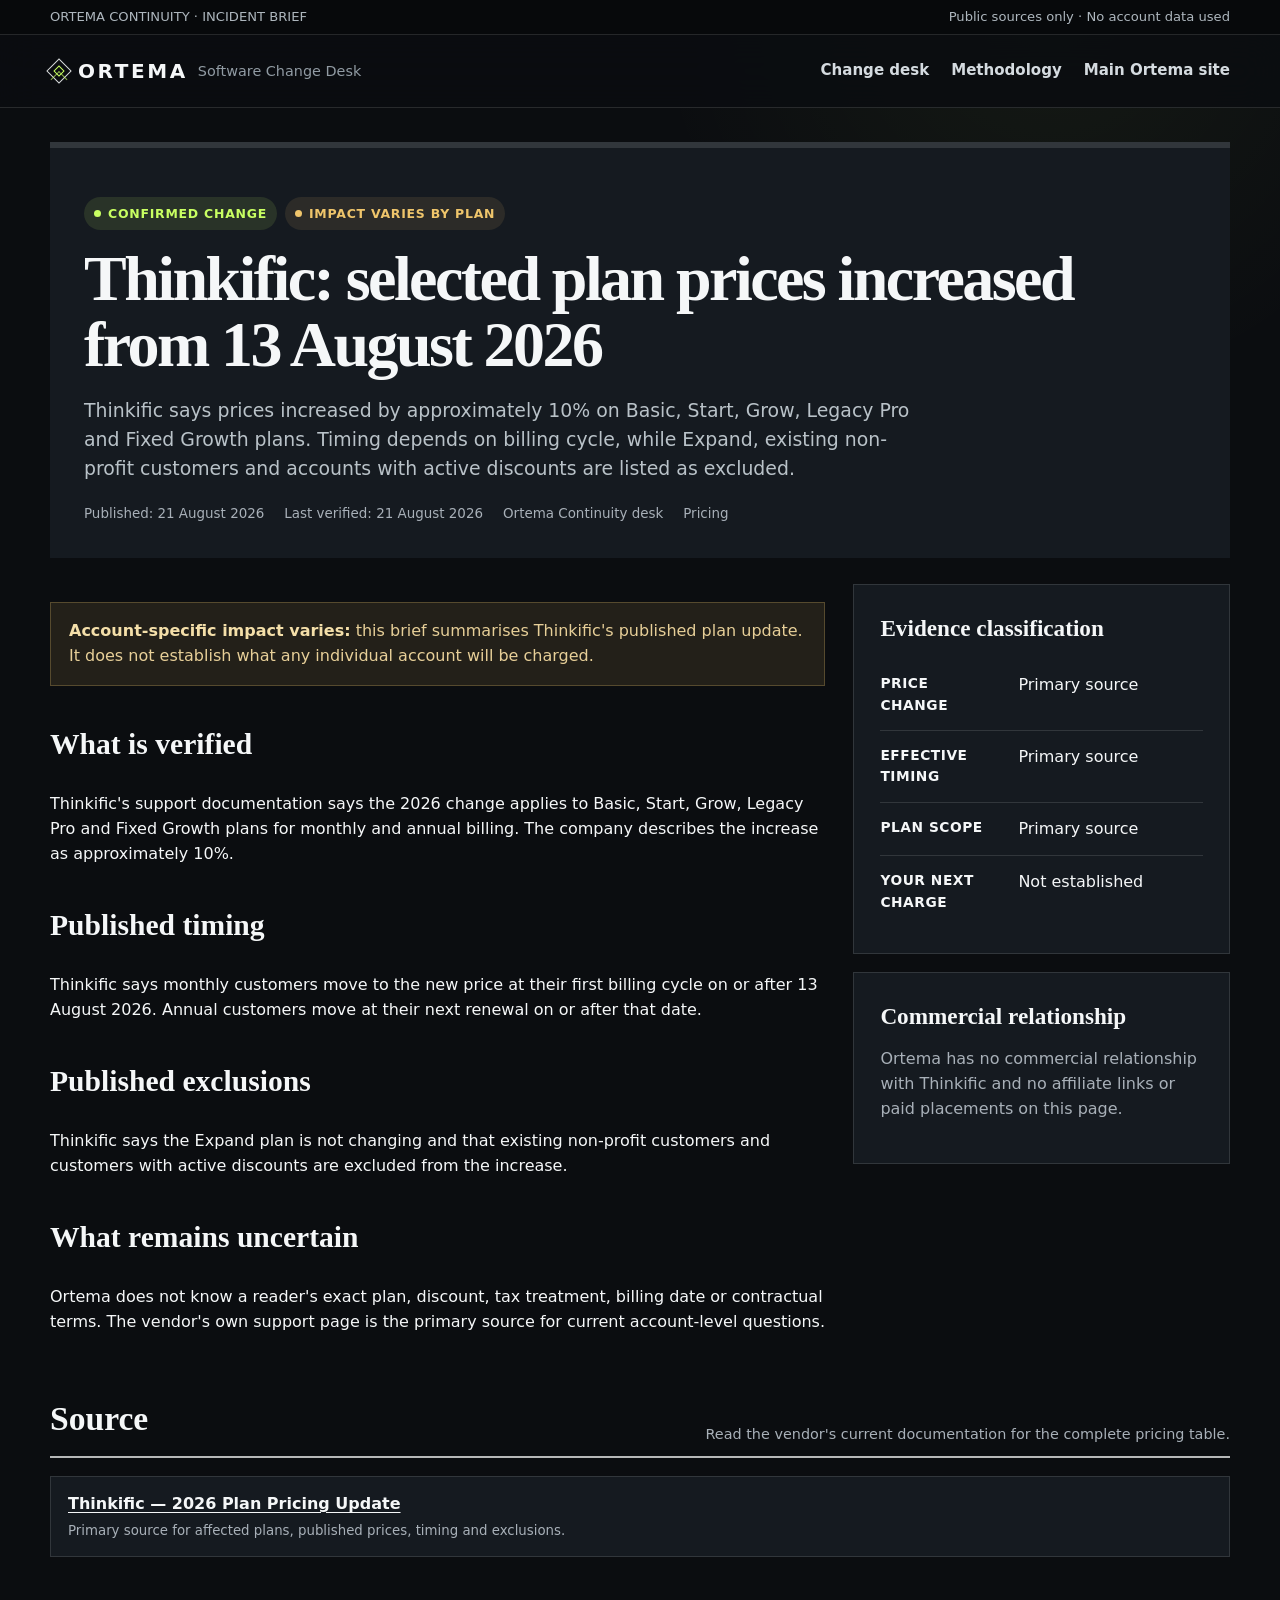
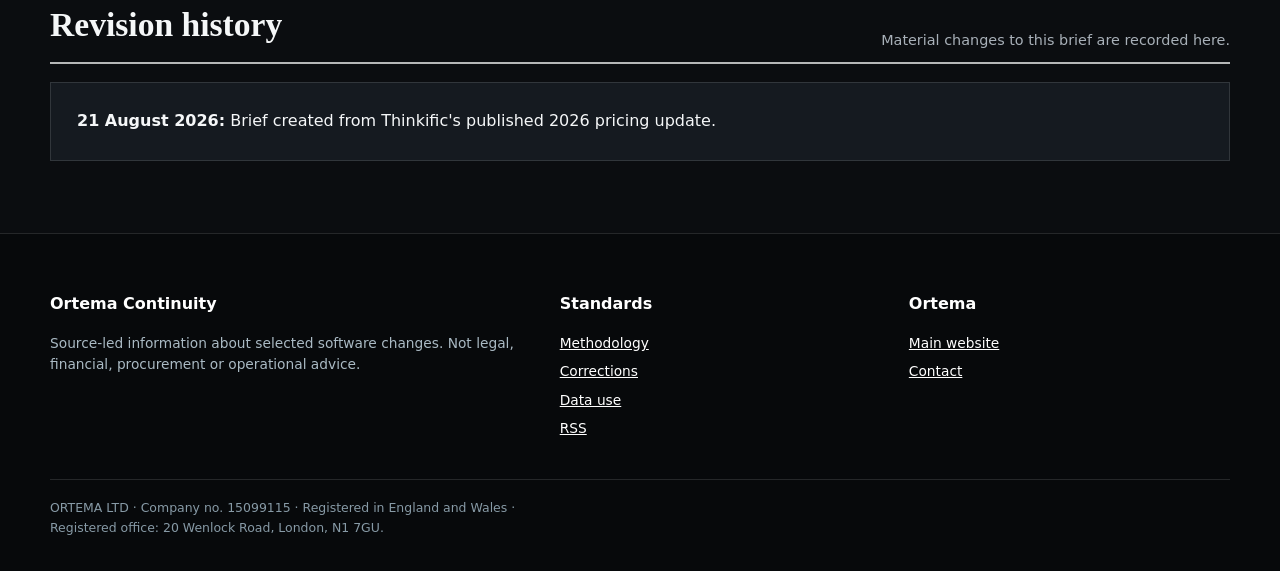
<file: continuity/incidents/thinkific-pricing-2026/index.html>
<!DOCTYPE html>

<html lang="en-GB">
<head>
<meta charset="utf-8"/>
<meta content="width=device-width, initial-scale=1" name="viewport"/>
<title>Thinkific 2026 plan pricing update | Ortema Continuity</title>
<meta content="A source-led Ortema Continuity brief on Thinkific's August 2026 pricing update for selected plans." name="description"/>
<meta content="index,follow,max-image-preview:large" name="robots"/>
<meta content="#0b0d10" name="theme-color"/><meta content="Thinkific 2026 plan pricing update" property="og:title"/><meta content="Thinkific's published August 2026 price change for selected plans, including timing and exclusions." property="og:description"/><meta content="article" property="og:type"/><meta content="https://ortema.co.uk/continuity/incidents/thinkific-pricing-2026/" property="og:url"/><meta content="https://ortema.co.uk/continuity/assets/continuity-social-card.png" property="og:image"/><meta content="summary_large_image" name="twitter:card"/><meta content="https://ortema.co.uk/continuity/assets/continuity-social-card.png" name="twitter:image"/><link href="../../assets/favicon.svg" rel="icon" type="image/svg+xml"/><link href="../../feed.xml" rel="alternate" title="Ortema Continuity updates" type="application/rss+xml"/><link href="https://ortema.co.uk/continuity/incidents/thinkific-pricing-2026/" rel="canonical"/>
<link href="../../assets/styles.css" rel="stylesheet"/>
<script type="application/ld+json">
{
  "@context": "https://schema.org",
  "@type": "NewsArticle",
  "headline": "Thinkific 2026 plan pricing update",
  "description": "Thinkific's published August 2026 price change for selected plans, including timing and exclusions.",
  "datePublished": "2026-08-21",
  "dateModified": "2026-08-21",
  "mainEntityOfPage": {
    "@type": "WebPage",
    "@id": "https://ortema.co.uk/continuity/incidents/thinkific-pricing-2026/"
  },
  "image": "https://ortema.co.uk/continuity/assets/continuity-social-card.png",
  "author": {
    "@type": "Organization",
    "name": "Ortema Continuity",
    "url": "https://ortema.co.uk/continuity/"
  },
  "publisher": {
    "@type": "Organization",
    "name": "ORTEMA LTD",
    "url": "https://ortema.co.uk/",
    "logo": {
      "@type": "ImageObject",
      "url": "https://ortema.co.uk/assets/ortema-logo-512.png"
    }
  }
}
</script></head>
<body>
<a class="skip-link" href="#main">Skip to content</a>
<div class="topline"><div class="topline-inner"><span>ORTEMA CONTINUITY · INCIDENT BRIEF</span><span>Public sources only · No account data used</span></div></div>
<header class="site-header"><div class="site-header-inner"><a class="brand" href="../../"><span aria-hidden="true" class="brand-mark"></span><strong>ORTEMA</strong><span>Software Change Desk</span></a><nav aria-label="Primary" class="nav"><a href="../../">Change desk</a><a href="../../methodology/">Methodology</a><a href="https://ortema.co.uk/">Main Ortema site</a></nav></div></header>
<main class="page-shell" id="main">
<article>
<header class="article-header">
<div class="pill-row"><span class="status confirmed">Confirmed change</span><span class="status varies">Impact varies by plan</span></div>
<h1>Thinkific: selected plan prices increased from 13 August 2026</h1>
<p class="lede">Thinkific says prices increased by approximately 10% on Basic, Start, Grow, Legacy Pro and Fixed Growth plans. Timing depends on billing cycle, while Expand, existing non-profit customers and accounts with active discounts are listed as excluded.</p>
<div class="article-meta"><span>Published: 21 August 2026</span><span>Last verified: 21 August 2026</span><span>Ortema Continuity desk</span><span>Pricing</span></div>
</header>
<div class="two-col">
<div class="prose">
<div class="notice"><strong>Account-specific impact varies:</strong> this brief summarises Thinkific's published plan update. It does not establish what any individual account will be charged.</div>
<h2>What is verified</h2>
<p>Thinkific's support documentation says the 2026 change applies to Basic, Start, Grow, Legacy Pro and Fixed Growth plans for monthly and annual billing. The company describes the increase as approximately 10%.</p>
<h2>Published timing</h2>
<p>Thinkific says monthly customers move to the new price at their first billing cycle on or after 13 August 2026. Annual customers move at their next renewal on or after that date.</p>
<h2>Published exclusions</h2>
<p>Thinkific says the Expand plan is not changing and that existing non-profit customers and customers with active discounts are excluded from the increase.</p>
<h2>What remains uncertain</h2>
<p>Ortema does not know a reader's exact plan, discount, tax treatment, billing date or contractual terms. The vendor's own support page is the primary source for current account-level questions.</p>
</div>
<aside>
<div class="card"><h3>Evidence classification</h3><ul class="data-list"><li><strong>Price change</strong><span>Primary source</span></li><li><strong>Effective timing</strong><span>Primary source</span></li><li><strong>Plan scope</strong><span>Primary source</span></li><li><strong>Your next charge</strong><span>Not established</span></li></ul></div>
<div class="card aside-spaced"><h3>Commercial relationship</h3><p>Ortema has no commercial relationship with Thinkific and no affiliate links or paid placements on this page.</p></div>
</aside>
</div>
<section><div class="section-head"><h2>Source</h2><p>Read the vendor's current documentation for the complete pricing table.</p></div><div class="source-list"><div class="source-card"><a href="https://support.thinkific.com/hc/en-us/articles/41582716364567-Thinkific-s-2026-Plan-Pricing-Update-What-It-Means-for-You" rel="noopener noreferrer">Thinkific — 2026 Plan Pricing Update</a><small>Primary source for affected plans, published prices, timing and exclusions.</small></div></div></section>
<section><div class="section-head"><h2>Revision history</h2><p>Material changes to this brief are recorded here.</p></div><div class="card"><ul class="clean-list"><li><strong>21 August 2026:</strong> Brief created from Thinkific's published 2026 pricing update.</li></ul></div></section>
</article>
</main>
<footer class="site-footer"><div class="footer-inner"><div><h3>Ortema Continuity</h3><p>Source-led information about selected software changes. Not legal, financial, procurement or operational advice.</p></div><div><h3>Standards</h3><ul><li><a href="../../methodology/">Methodology</a></li><li><a href="../../corrections/">Corrections</a></li><li><a href="../../privacy/">Data use</a></li><li><a href="../../feed.xml">RSS</a></li></ul></div><div><h3>Ortema</h3><ul><li><a href="https://ortema.co.uk/">Main website</a></li><li><a href="https://ortema.co.uk/#contact">Contact</a></li></ul></div></div><div class="footer-inner footer-legal"><div>ORTEMA LTD · Company no. 15099115 · Registered in England and Wales · Registered office: 20 Wenlock Road, London, N1 7GU.</div></div></footer>
</body>
</html>
</file>
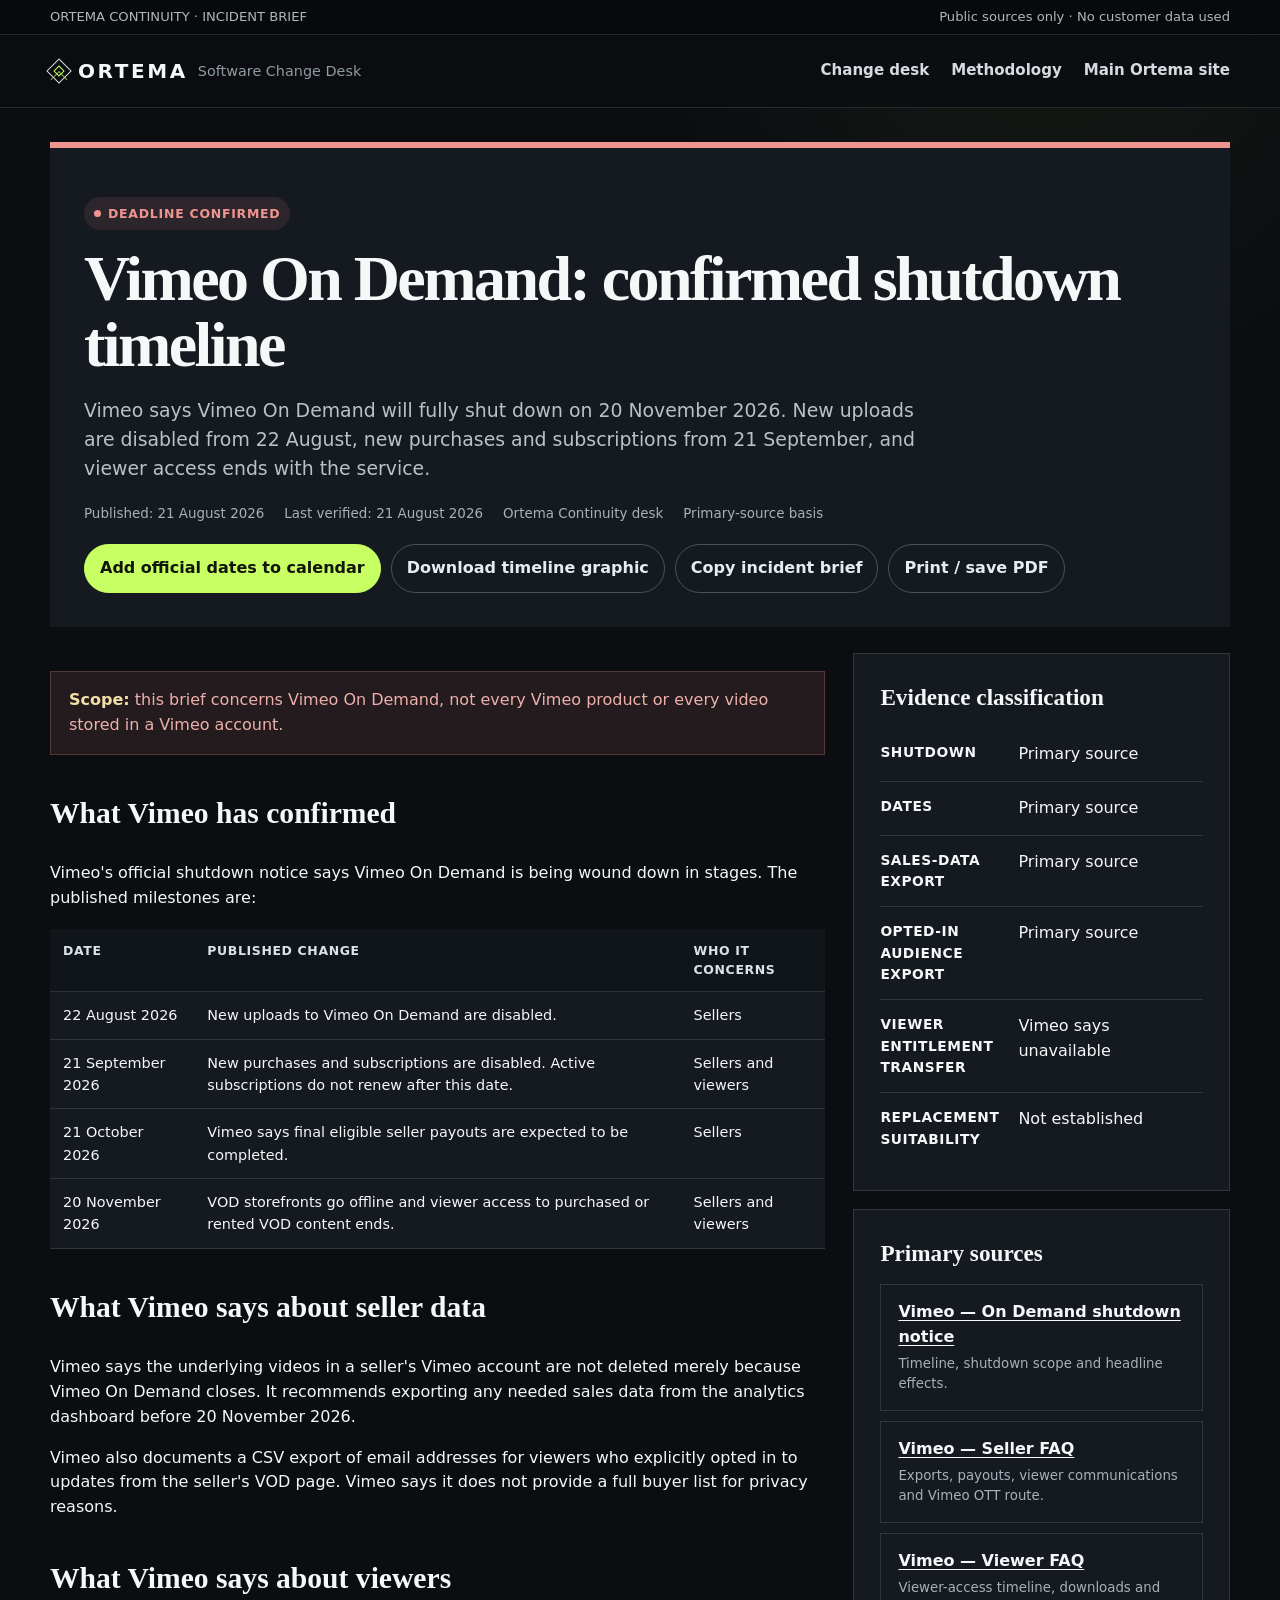
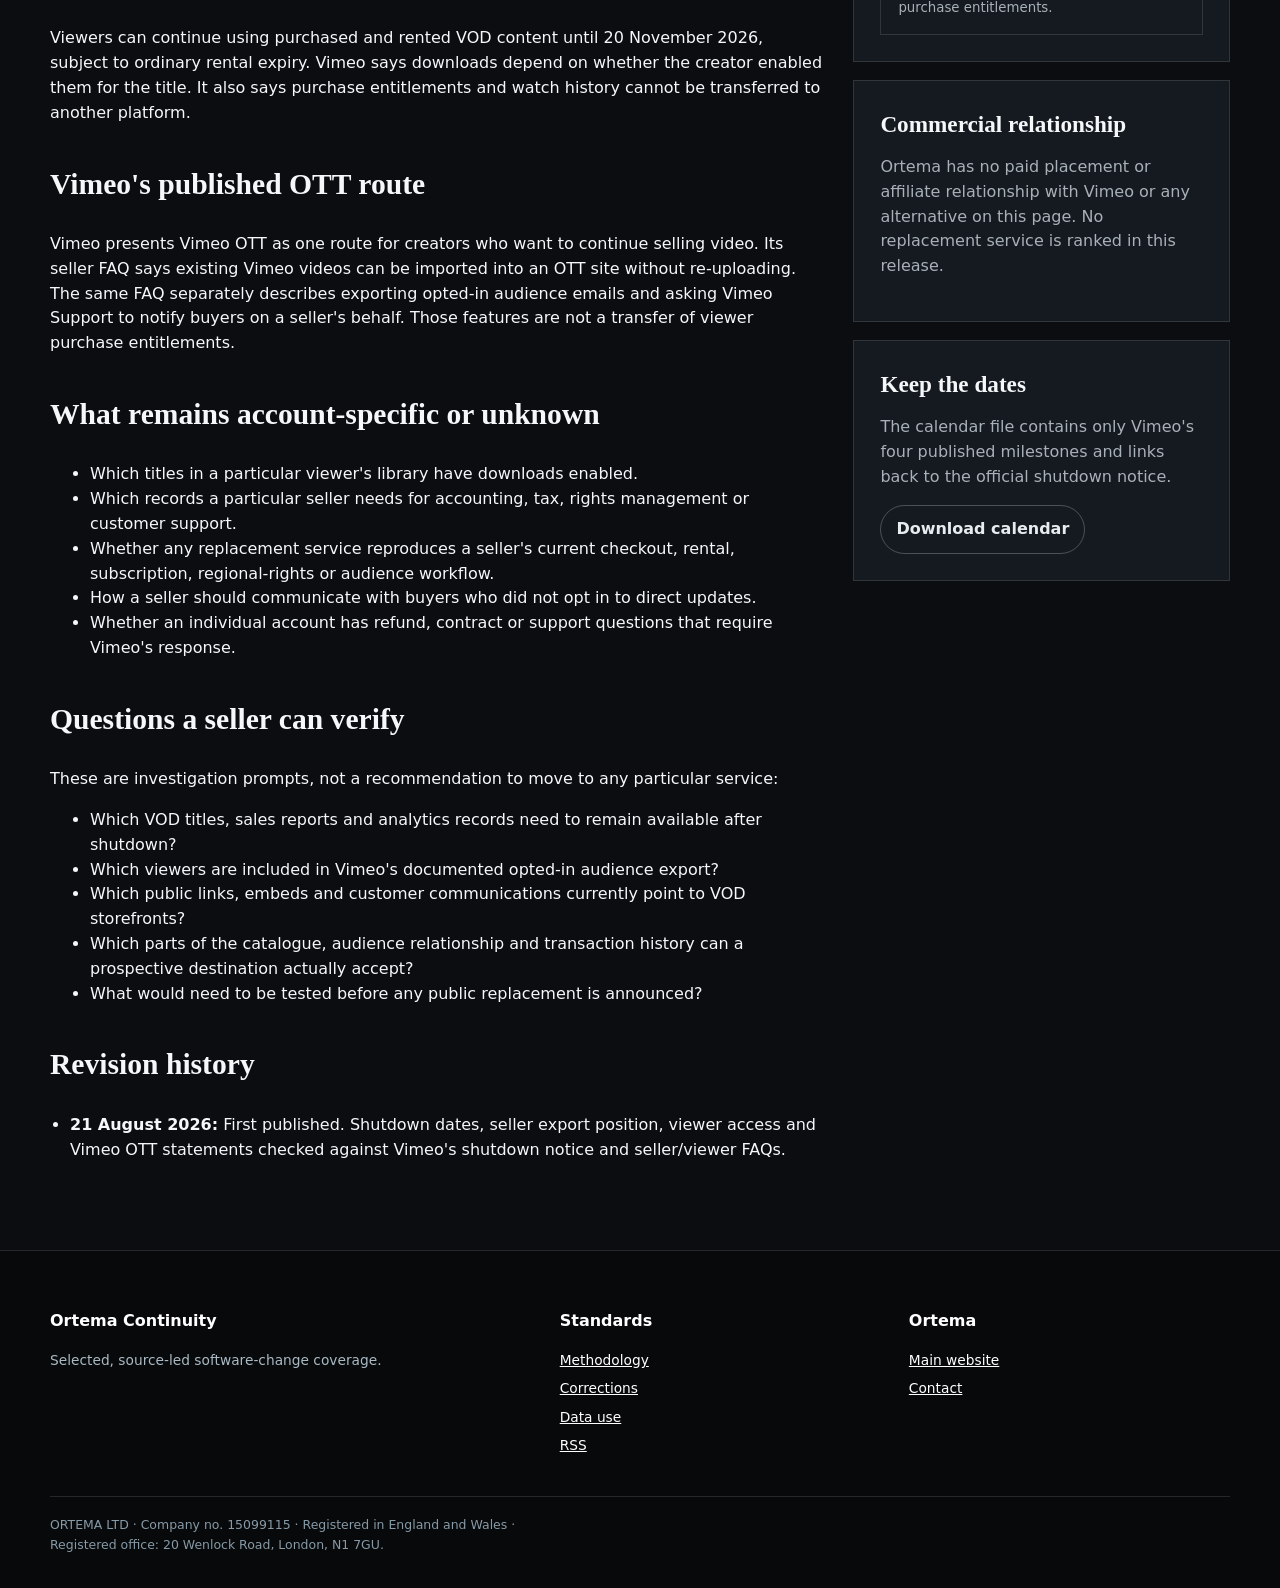
<file: continuity/incidents/vimeo-vod-shutdown-2026/index.html>
<!doctype html>
<html lang="en-GB">
<head>
  <meta charset="utf-8">
  <meta name="viewport" content="width=device-width, initial-scale=1">
  <title>Vimeo On Demand shutdown 2026: dates, exports and viewer access | Ortema Continuity</title>
  <meta name="description" content="The confirmed Vimeo On Demand shutdown timeline, seller export position and viewer-access limits, checked against Vimeo's official notices.">
  <meta name="robots" content="index,follow,max-image-preview:large">
  <meta name="theme-color" content="#0b0d10">
  <meta property="og:title" content="Vimeo On Demand shutdown 2026: confirmed timeline">
  <meta property="og:description" content="Official dates, seller exports and viewer-access limits, separated from what remains unknown.">
  <meta property="og:type" content="article">
  <meta property="og:url" content="https://ortema.co.uk/continuity/incidents/vimeo-vod-shutdown-2026/">
  <meta property="og:image" content="https://ortema.co.uk/continuity/assets/vimeo-vod-social-card.png">
  <meta name="twitter:card" content="summary_large_image">
  <meta name="twitter:image" content="https://ortema.co.uk/continuity/assets/vimeo-vod-social-card.png">
  <link rel="canonical" href="https://ortema.co.uk/continuity/incidents/vimeo-vod-shutdown-2026/">
  <link rel="icon" href="../../assets/favicon.svg" type="image/svg+xml">
  <link rel="alternate" type="application/rss+xml" title="Ortema Continuity updates" href="../../feed.xml">
  <link rel="stylesheet" href="../../assets/styles.css">
  <script type="application/ld+json">
  {
    "@context": "https://schema.org",
    "@type": "NewsArticle",
    "headline": "Vimeo On Demand shutdown 2026: confirmed timeline",
    "description": "The confirmed Vimeo On Demand shutdown timeline, seller export position and viewer-access limits.",
    "datePublished": "2026-08-21",
    "dateModified": "2026-08-21",
    "mainEntityOfPage": {
      "@type": "WebPage",
      "@id": "https://ortema.co.uk/continuity/incidents/vimeo-vod-shutdown-2026/"
    },
    "image": "https://ortema.co.uk/continuity/assets/vimeo-vod-social-card.png",
    "author": {
      "@type": "Organization",
      "name": "Ortema Continuity",
      "url": "https://ortema.co.uk/continuity/"
    },
    "publisher": {
      "@type": "Organization",
      "name": "ORTEMA LTD",
      "url": "https://ortema.co.uk/",
      "logo": {
        "@type": "ImageObject",
        "url": "https://ortema.co.uk/assets/ortema-logo-512.png"
      }
    }
  }
  </script>
</head>
<body>
  <a class="skip-link" href="#main">Skip to content</a>
  <div class="topline"><div class="topline-inner"><span>ORTEMA CONTINUITY · INCIDENT BRIEF</span><span>Public sources only · No customer data used</span></div></div>
  <header class="site-header">
    <div class="site-header-inner">
      <a class="brand" href="../../"><span class="brand-mark" aria-hidden="true"></span><strong>ORTEMA</strong><span>Software Change Desk</span></a>
      <nav class="nav" aria-label="Primary">
        <a href="../../">Change desk</a>
        <a href="../../methodology/">Methodology</a>
        <a href="https://ortema.co.uk/">Main Ortema site</a>
      </nav>
    </div>
  </header>

  <main id="main" class="page-shell">
    <article>
      <header class="article-header deadline-accent">
        <div class="pill-row"><span class="status deadline" data-incident-status>Deadline confirmed</span></div>
        <h1>Vimeo On Demand: confirmed shutdown timeline</h1>
        <p class="lede" data-incident-summary>Vimeo says Vimeo On Demand will fully shut down on 20 November 2026. New uploads are disabled from 22 August, new purchases and subscriptions from 21 September, and viewer access ends with the service.</p>
        <div class="article-meta">
          <span>Published: 21 August 2026</span>
          <span data-last-verified>Last verified: 21 August 2026</span>
          <span>Ortema Continuity desk</span>
          <span>Primary-source basis</span>
        </div>
        <div class="button-row no-print">
          <a class="btn" href="../../calendar/vimeo-vod-shutdown-2026.ics" download>Add official dates to calendar</a>
          <a class="btn secondary" href="../../assets/vimeo-vod-timeline.png" download>Download timeline graphic</a>
          <button class="btn secondary" type="button" id="copy-brief">Copy incident brief</button>
          <button class="btn secondary" type="button" id="print-page">Print / save PDF</button>
        </div>
      </header>

      <div class="two-col">
        <div class="prose">
          <div class="notice danger"><strong>Scope:</strong> this brief concerns Vimeo On Demand, not every Vimeo product or every video stored in a Vimeo account.</div>

          <h2>What Vimeo has confirmed</h2>
          <p>Vimeo's official shutdown notice says Vimeo On Demand is being wound down in stages. The published milestones are:</p>

          <div class="table-wrap">
            <table>
              <thead><tr><th>Date</th><th>Published change</th><th>Who it concerns</th></tr></thead>
              <tbody>
                <tr><td>22 August 2026</td><td>New uploads to Vimeo On Demand are disabled.</td><td>Sellers</td></tr>
                <tr><td>21 September 2026</td><td>New purchases and subscriptions are disabled. Active subscriptions do not renew after this date.</td><td>Sellers and viewers</td></tr>
                <tr><td>21 October 2026</td><td>Vimeo says final eligible seller payouts are expected to be completed.</td><td>Sellers</td></tr>
                <tr><td>20 November 2026</td><td>VOD storefronts go offline and viewer access to purchased or rented VOD content ends.</td><td>Sellers and viewers</td></tr>
              </tbody>
            </table>
          </div>

          <h2>What Vimeo says about seller data</h2>
          <p>Vimeo says the underlying videos in a seller's Vimeo account are not deleted merely because Vimeo On Demand closes. It recommends exporting any needed sales data from the analytics dashboard before 20 November 2026.</p>
          <p>Vimeo also documents a CSV export of email addresses for viewers who explicitly opted in to updates from the seller's VOD page. Vimeo says it does not provide a full buyer list for privacy reasons.</p>

          <h2>What Vimeo says about viewers</h2>
          <p>Viewers can continue using purchased and rented VOD content until 20 November 2026, subject to ordinary rental expiry. Vimeo says downloads depend on whether the creator enabled them for the title. It also says purchase entitlements and watch history cannot be transferred to another platform.</p>

          <h2>Vimeo's published OTT route</h2>
          <p>Vimeo presents Vimeo OTT as one route for creators who want to continue selling video. Its seller FAQ says existing Vimeo videos can be imported into an OTT site without re-uploading. The same FAQ separately describes exporting opted-in audience emails and asking Vimeo Support to notify buyers on a seller's behalf. Those features are not a transfer of viewer purchase entitlements.</p>

          <h2>What remains account-specific or unknown</h2>
          <ul>
            <li>Which titles in a particular viewer's library have downloads enabled.</li>
            <li>Which records a particular seller needs for accounting, tax, rights management or customer support.</li>
            <li>Whether any replacement service reproduces a seller's current checkout, rental, subscription, regional-rights or audience workflow.</li>
            <li>How a seller should communicate with buyers who did not opt in to direct updates.</li>
            <li>Whether an individual account has refund, contract or support questions that require Vimeo's response.</li>
          </ul>

          <h2>Questions a seller can verify</h2>
          <p>These are investigation prompts, not a recommendation to move to any particular service:</p>
          <ul>
            <li>Which VOD titles, sales reports and analytics records need to remain available after shutdown?</li>
            <li>Which viewers are included in Vimeo's documented opted-in audience export?</li>
            <li>Which public links, embeds and customer communications currently point to VOD storefronts?</li>
            <li>Which parts of the catalogue, audience relationship and transaction history can a prospective destination actually accept?</li>
            <li>What would need to be tested before any public replacement is announced?</li>
          </ul>

          <h2>Revision history</h2>
          <ul class="revision-list">
            <li><strong>21 August 2026:</strong> First published. Shutdown dates, seller export position, viewer access and Vimeo OTT statements checked against Vimeo's shutdown notice and seller/viewer FAQs.</li>
          </ul>
        </div>

        <aside>
          <div class="card">
            <h3>Evidence classification</h3>
            <ul class="data-list">
              <li><strong>Shutdown</strong><span>Primary source</span></li>
              <li><strong>Dates</strong><span>Primary source</span></li>
              <li><strong>Sales-data export</strong><span>Primary source</span></li>
              <li><strong>Opted-in audience export</strong><span>Primary source</span></li>
              <li><strong>Viewer entitlement transfer</strong><span>Vimeo says unavailable</span></li>
              <li><strong>Replacement suitability</strong><span>Not established</span></li>
            </ul>
          </div>

          <div class="card aside-spaced">
            <h3>Primary sources</h3>
            <div class="source-list">
              <div class="source-card"><a href="https://vimeo.com/ondemand/shutdown" rel="noopener">Vimeo — On Demand shutdown notice</a><small>Timeline, shutdown scope and headline effects.</small></div>
              <div class="source-card"><a href="https://vimeo.com/ondemand/faq/sellers" rel="noopener">Vimeo — Seller FAQ</a><small>Exports, payouts, viewer communications and Vimeo OTT route.</small></div>
              <div class="source-card"><a href="https://vimeo.com/ondemand/faq/viewers" rel="noopener">Vimeo — Viewer FAQ</a><small>Viewer-access timeline, downloads and purchase entitlements.</small></div>
            </div>
          </div>

          <div class="card aside-spaced">
            <h3>Commercial relationship</h3>
            <p>Ortema has no paid placement or affiliate relationship with Vimeo or any alternative on this page. No replacement service is ranked in this release.</p>
          </div>

          <div class="card aside-spaced no-print">
            <h3>Keep the dates</h3>
            <p>The calendar file contains only Vimeo's four published milestones and links back to the official shutdown notice.</p>
            <a class="btn secondary" href="../../calendar/vimeo-vod-shutdown-2026.ics" download>Download calendar</a>
          </div>
        </aside>
      </div>
    </article>
  </main>

  <footer class="site-footer">
    <div class="footer-inner">
      <div><h3>Ortema Continuity</h3><p>Selected, source-led software-change coverage.</p></div>
      <div><h3>Standards</h3><ul><li><a href="../../methodology/">Methodology</a></li><li><a href="../../corrections/">Corrections</a></li><li><a href="../../privacy/">Data use</a></li><li><a href="../../feed.xml">RSS</a></li></ul></div>
      <div><h3>Ortema</h3><ul><li><a href="https://ortema.co.uk/">Main website</a></li><li><a href="https://ortema.co.uk/#contact">Contact</a></li></ul></div>
    </div>
    <div class="footer-inner footer-legal"><div>ORTEMA LTD · Company no. 15099115 · Registered in England and Wales · Registered office: 20 Wenlock Road, London, N1 7GU.</div></div>
  </footer>
  <script src="../../assets/app.js"></script>
</body>
</html>
</file>
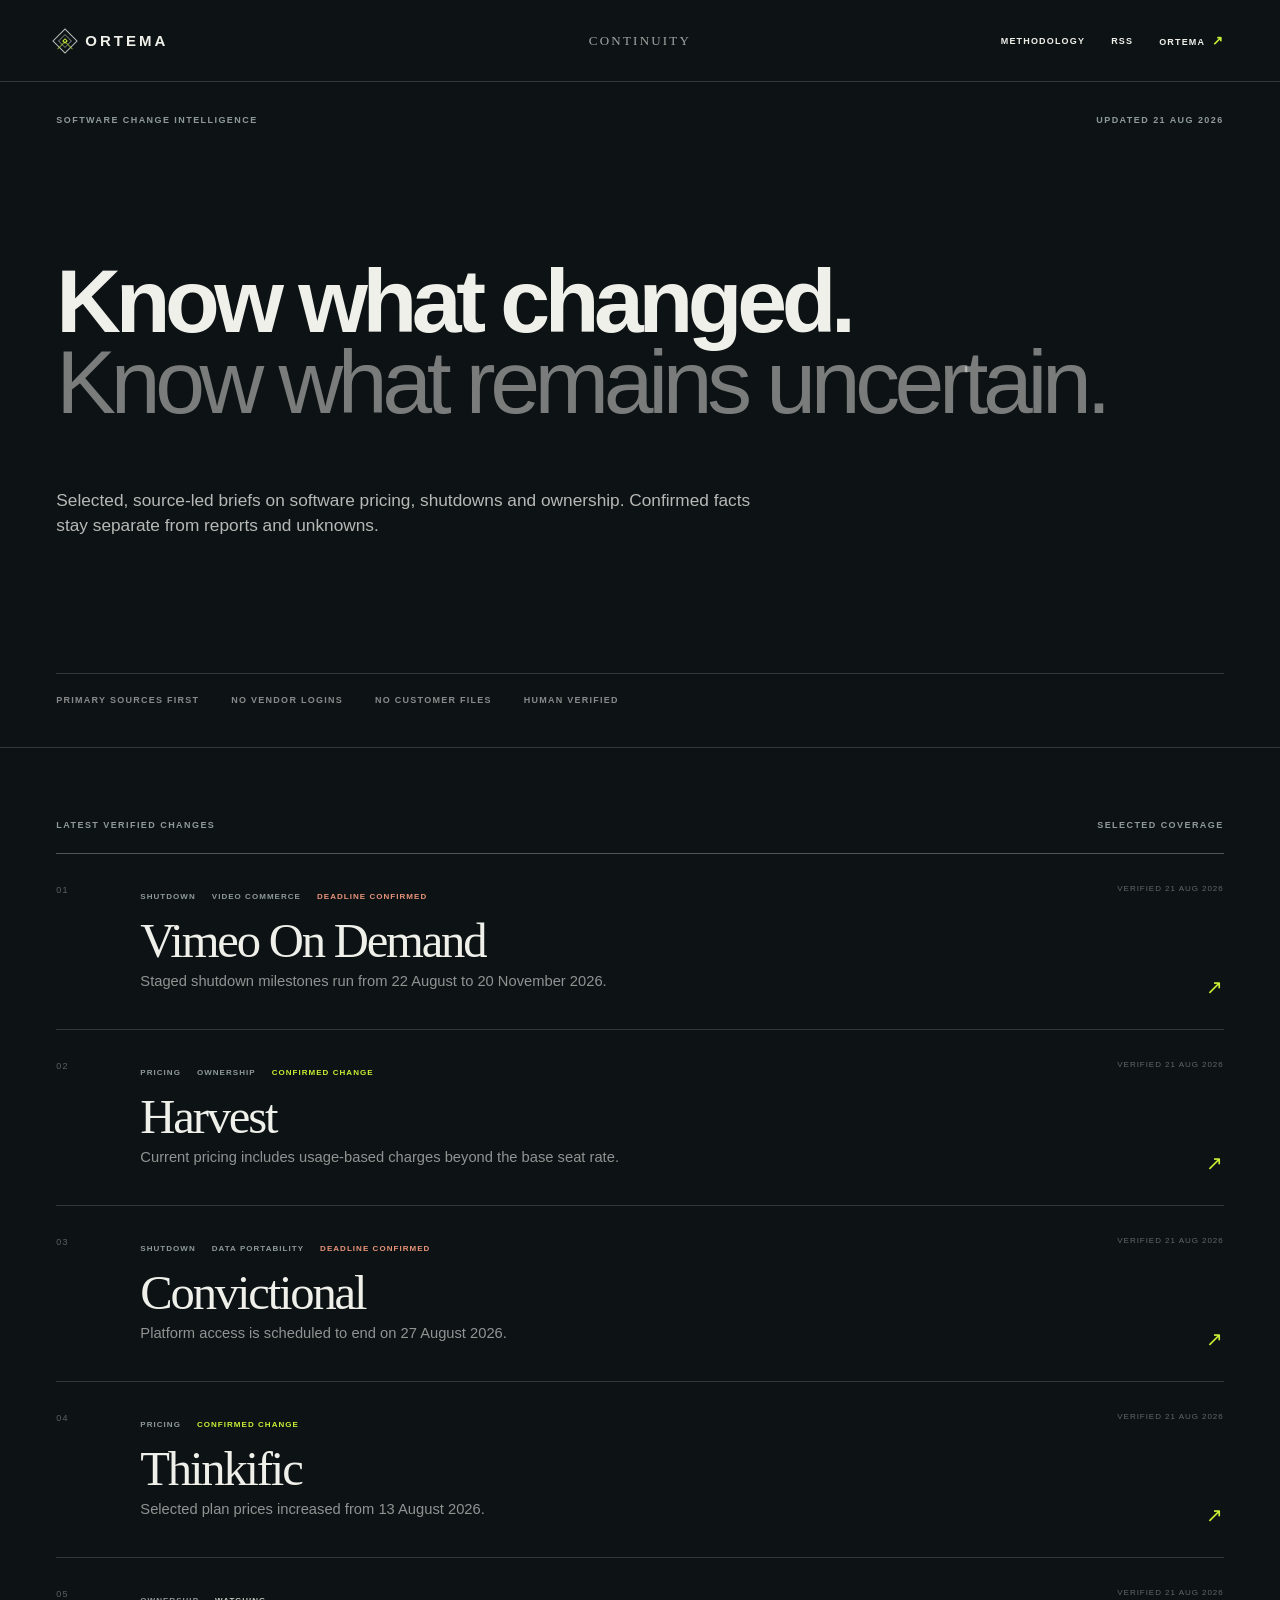
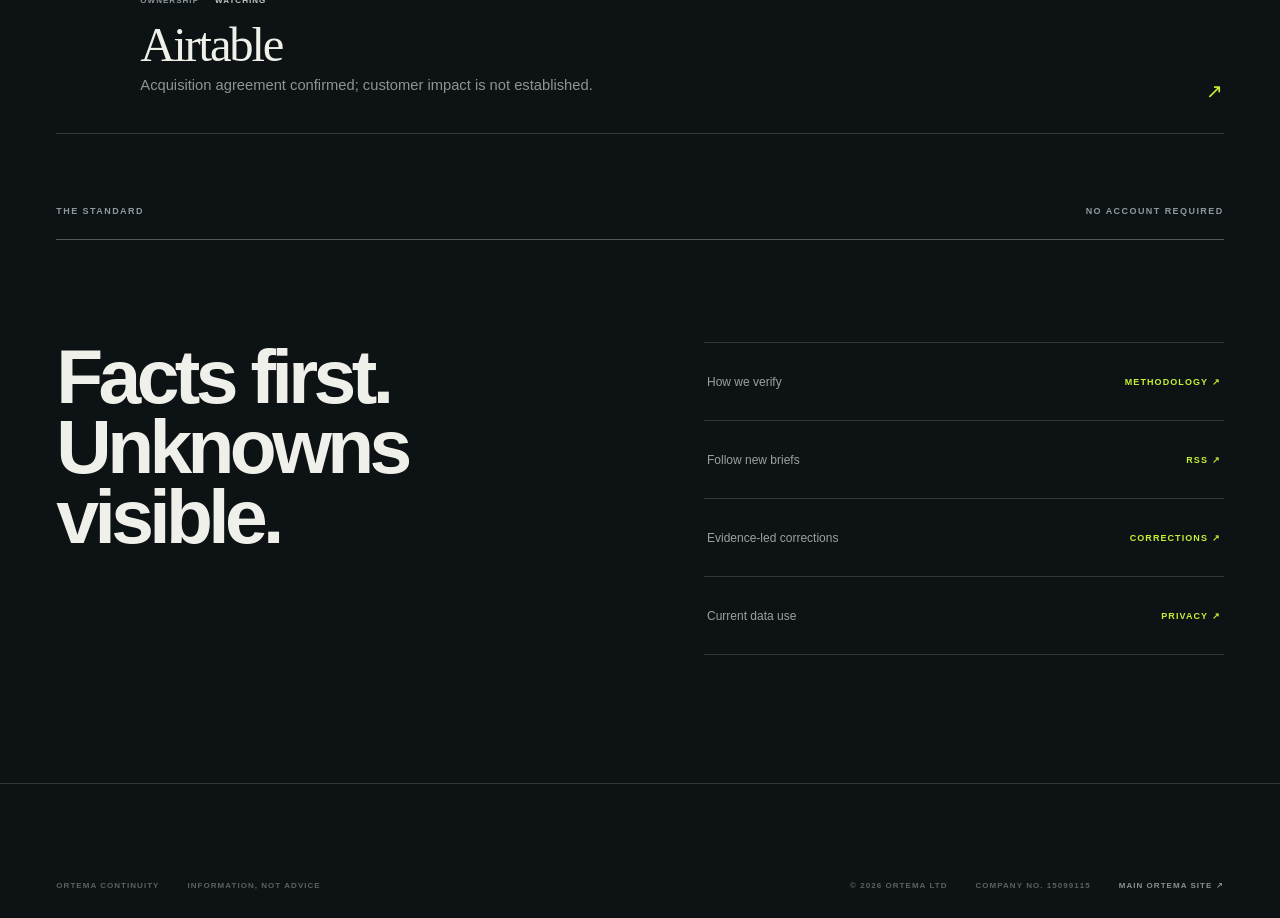
<file: continuity/index(1).html>
<!doctype html>
<html lang="en-GB">
<head>
  <meta charset="utf-8">
  <meta name="viewport" content="width=device-width, initial-scale=1">

  <title>Ortema Continuity — Verified software changes</title>
  <meta name="description" content="Selected, source-led incident briefs on software pricing, shutdowns, ownership and data portability from Ortema Continuity.">
  <meta name="robots" content="index,follow,max-image-preview:large">
  <meta name="theme-color" content="#0d1315">

  <meta property="og:title" content="Ortema Continuity — Software Change Intelligence">
  <meta property="og:description" content="Know what changed. Know what remains uncertain.">
  <meta property="og:type" content="website">
  <meta property="og:url" content="https://ortema.co.uk/continuity/">
  <meta property="og:image" content="https://ortema.co.uk/continuity/assets/continuity-social-card.png">

  <meta name="twitter:card" content="summary_large_image">
  <meta name="twitter:image" content="https://ortema.co.uk/continuity/assets/continuity-social-card.png">

  <link rel="canonical" href="https://ortema.co.uk/continuity/">
  <link rel="icon" href="./assets/favicon.svg" type="image/svg+xml">
  <link rel="alternate" type="application/rss+xml" title="Ortema Continuity updates" href="./feed.xml">
  <link rel="stylesheet" href="./assets/home.css?v=2">

  <script type="application/ld+json">
  {
    "@context": "https://schema.org",
    "@type": "WebSite",
    "name": "Ortema Continuity",
    "alternateName": "Ortema Software Change Desk",
    "url": "https://ortema.co.uk/continuity/",
    "publisher": {
      "@type": "Organization",
      "name": "ORTEMA LTD",
      "url": "https://ortema.co.uk/"
    }
  }
  </script>
</head>

<body>
  <a class="skip-link" href="#main">Skip to content</a>

  <header class="header">
    <a class="brand" href="https://ortema.co.uk/" aria-label="ORTEMA main website">
      <span class="brand-mark" aria-hidden="true">
        <span class="brand-mark-core"></span>
      </span>
      <strong>ORTEMA</strong>
    </a>

    <span class="product-name">CONTINUITY</span>

    <nav class="nav" aria-label="Primary navigation">
      <a href="./methodology/">Methodology</a>
      <a href="./feed.xml">RSS</a>
      <a href="https://ortema.co.uk/">ORTEMA <span>↗</span></a>
    </nav>
  </header>

  <main id="main">
    <section class="hero">
      <div class="hero-topline">
        <span>SOFTWARE CHANGE INTELLIGENCE</span>
        <span>UPDATED 21 AUG 2026</span>
      </div>

      <div class="hero-copy">
        <h1>
          Know what changed.<br>
          <span>Know what remains uncertain.</span>
        </h1>

        <p>
          Selected, source-led briefs on software pricing, shutdowns and ownership.
          Confirmed facts stay separate from reports and unknowns.
        </p>
      </div>

      <div class="principles" aria-label="Publication principles">
        <span>PRIMARY SOURCES FIRST</span>
        <span>NO VENDOR LOGINS</span>
        <span>NO CUSTOMER FILES</span>
        <span>HUMAN VERIFIED</span>
      </div>
    </section>

    <section class="latest" id="latest">
      <div class="section-label">
        <span>LATEST VERIFIED CHANGES</span>
        <span>SELECTED COVERAGE</span>
      </div>

      <a class="incident incident-featured" href="./incidents/vimeo-vod-shutdown-2026/">
        <span class="incident-number">01</span>
        <div class="incident-main">
          <div class="incident-meta">
            <span>SHUTDOWN</span>
            <span>VIDEO COMMERCE</span>
            <span class="status status-deadline">DEADLINE CONFIRMED</span>
          </div>
          <h2>Vimeo On Demand</h2>
          <p>Staged shutdown milestones run from 22 August to 20 November 2026.</p>
        </div>
        <div class="incident-side">
          <span>VERIFIED 21 AUG 2026</span>
          <span class="incident-arrow">↗</span>
        </div>
      </a>

      <a class="incident" href="./incidents/harvest-2026/">
        <span class="incident-number">02</span>
        <div class="incident-main">
          <div class="incident-meta">
            <span>PRICING</span>
            <span>OWNERSHIP</span>
            <span class="status">CONFIRMED CHANGE</span>
          </div>
          <h2>Harvest</h2>
          <p>Current pricing includes usage-based charges beyond the base seat rate.</p>
        </div>
        <div class="incident-side">
          <span>VERIFIED 21 AUG 2026</span>
          <span class="incident-arrow">↗</span>
        </div>
      </a>

      <a class="incident" href="./incidents/convictional-shutdown-2026/">
        <span class="incident-number">03</span>
        <div class="incident-main">
          <div class="incident-meta">
            <span>SHUTDOWN</span>
            <span>DATA PORTABILITY</span>
            <span class="status status-deadline">DEADLINE CONFIRMED</span>
          </div>
          <h2>Convictional</h2>
          <p>Platform access is scheduled to end on 27 August 2026.</p>
        </div>
        <div class="incident-side">
          <span>VERIFIED 21 AUG 2026</span>
          <span class="incident-arrow">↗</span>
        </div>
      </a>

      <a class="incident" href="./incidents/thinkific-pricing-2026/">
        <span class="incident-number">04</span>
        <div class="incident-main">
          <div class="incident-meta">
            <span>PRICING</span>
            <span class="status">CONFIRMED CHANGE</span>
          </div>
          <h2>Thinkific</h2>
          <p>Selected plan prices increased from 13 August 2026.</p>
        </div>
        <div class="incident-side">
          <span>VERIFIED 21 AUG 2026</span>
          <span class="incident-arrow">↗</span>
        </div>
      </a>

      <a class="incident" href="./incidents/airtable-acquisition-2026/">
        <span class="incident-number">05</span>
        <div class="incident-main">
          <div class="incident-meta">
            <span>OWNERSHIP</span>
            <span class="status status-watch">WATCHING</span>
          </div>
          <h2>Airtable</h2>
          <p>Acquisition agreement confirmed; customer impact is not established.</p>
        </div>
        <div class="incident-side">
          <span>VERIFIED 21 AUG 2026</span>
          <span class="incident-arrow">↗</span>
        </div>
      </a>
    </section>

    <section class="standard">
      <div class="section-label">
        <span>THE STANDARD</span>
        <span>NO ACCOUNT REQUIRED</span>
      </div>

      <div class="standard-grid">
        <div class="standard-copy">
          <h2>Facts first.<br>Unknowns visible.</h2>
        </div>

        <div class="standard-links">
          <a href="./methodology/">
            <span>How we verify</span>
            <span>Methodology ↗</span>
          </a>
          <a href="./feed.xml">
            <span>Follow new briefs</span>
            <span>RSS ↗</span>
          </a>
          <a href="./corrections/">
            <span>Evidence-led corrections</span>
            <span>Corrections ↗</span>
          </a>
          <a href="./privacy/">
            <span>Current data use</span>
            <span>Privacy ↗</span>
          </a>
        </div>
      </div>
    </section>
  </main>

  <footer class="footer">
    <div>
      <span>ORTEMA CONTINUITY</span>
      <span>INFORMATION, NOT ADVICE</span>
    </div>

    <div>
      <span>© 2026 ORTEMA LTD</span>
      <span>COMPANY NO. 15099115</span>
      <a href="https://ortema.co.uk/">MAIN ORTEMA SITE ↗</a>
    </div>
  </footer>
</body>
</html>
</file>
<file: assets/site.css>
:root {
  --ink: #101313;
  --paper: #f0efe9;
  --hero: #0d1315;
  --hero-deep: #0d1315;
  --hero-text: #f1f2ed;
  --accent: #c7ef35;
}

* { box-sizing: border-box; }

html { scroll-behavior: smooth; }

body {
  margin: 0;
  background: var(--hero-deep);
  color: var(--hero-text);
  font-family: "Arial Narrow", "Helvetica Neue", Arial, sans-serif;
  -webkit-font-smoothing: antialiased;
  text-rendering: geometricPrecision;
}

body.menu-open { overflow: hidden; }

a, button { color: inherit; }
button { font: inherit; }

::selection {
  background: var(--accent);
  color: #071013;
}

.skip-link {
  position: fixed;
  top: 12px;
  left: 12px;
  z-index: 100;
  transform: translateY(-160%);
  background: var(--paper);
  color: var(--ink);
  padding: 10px 14px;
  text-decoration: none;
}

.skip-link:focus { transform: translateY(0); }

/* HEADER */

.site-header {
  position: absolute;
  top: 0;
  left: 0;
  z-index: 20;
  width: 100%;
  height: 92px;
  padding: 0 clamp(22px, 2.3vw, 44px);
  display: grid;
  grid-template-columns: 1fr auto 1fr;
  align-items: start;
  pointer-events: none;
}

.menu-button,
.wordmark,
.header-link { pointer-events: auto; }

.menu-button {
  width: 34px;
  height: 26px;
  padding: 0;
  margin-top: 31px;
  border: 0;
  background: transparent;
  cursor: pointer;
  display: flex;
  flex-direction: column;
  justify-content: center;
  gap: 8px;
}

.menu-button span {
  display: block;
  height: 1px;
  background: rgba(255,255,255,.95);
  transition: width .2s ease;
}

.menu-button span:first-child { width: 28px; }
.menu-button span:last-child { width: 20px; }
.menu-button:hover span:last-child { width: 28px; }

.wordmark {
  align-self: start;
  margin-top: 24px;
  display: inline-flex;
  align-items: center;
  gap: 12px;
  text-align: left;
  text-decoration: none;
}

.brand-mark {
  position: relative;
  width: 22px;
  height: 22px;
  display: inline-block;
  flex: 0 0 22px;
  transform: rotate(45deg);
  border: 1px solid rgba(241,242,237,.82);
}

/* Middle diamond */
.brand-mark::before {
  content: "";
  position: absolute;
  inset: 4px;
  border: 1px solid rgba(241,242,237,.48);
}

/* Third / centre diamond */
.brand-mark-core {
  position: absolute;
  inset: 8px;
  display: block;
  border: 1px solid var(--accent);
}

/* The little extending construction line, matching the large emblem */
.brand-mark::after {
  content: "";
  position: absolute;
  left: 50%;
  top: 50%;
  width: 13px;
  height: 13px;
  border-width: 1px 0 0 1px;
  border-style: solid;
  border-color: rgba(199,239,53,.66);
  opacity: .82;
}

.wordmark-name {
  display: block;
  font-family: "Arial Narrow", "Helvetica Neue", Arial, sans-serif;
  font-size: 20px;
  line-height: 1;
  font-weight: 760;
  letter-spacing: .19em;
}

.header-link {
  justify-self: end;
  margin-top: 31px;
  text-decoration: none;
  font-size: 11px;
  line-height: 1;
  font-weight: 700;
  letter-spacing: .055em;
}

.header-link span {
  color: var(--accent);
  font-size: 15px;
  margin-left: 4px;
}

/* HERO */

.hero {
  --torch-x: 50%;
  --torch-y: 50%;
  --torch-opacity: 0;
  --shadow-near-x: 0px;
  --shadow-near-y: 0px;
  --shadow-far-x: 0px;
  --shadow-far-y: 0px;
  --emblem-shift-x: 0px;
  --emblem-shift-y: 0px;

  position: relative;
  min-height: 100svh;
  overflow: hidden;
  isolation: isolate;
  background: #0d1315;
}

/* Broad falloff: the whole surface remains one flat dark colour underneath. */
.hero::before {
  content: "";
  position: absolute;
  inset: 0;
  z-index: 0;
  pointer-events: none;
  opacity: var(--torch-opacity);
  background:
    radial-gradient(
      circle clamp(300px, 35vw, 660px) at var(--torch-x) var(--torch-y),
      rgba(165, 184, 183, .105) 0%,
      rgba(124, 150, 151, .075) 24%,
      rgba(78, 104, 107, .032) 52%,
      rgba(13, 19, 21, 0) 100%
    );
}

/* Small brighter core, like a point light rather than a fog bank. */
.hero::after {
  content: "";
  position: absolute;
  inset: 0;
  z-index: 0;
  pointer-events: none;
  opacity: var(--torch-opacity);
  background:
    radial-gradient(
      circle clamp(80px, 8vw, 150px) at var(--torch-x) var(--torch-y),
      rgba(234, 240, 235, .13) 0%,
      rgba(175, 195, 192, .055) 35%,
      rgba(13, 19, 21, 0) 100%
    );
}

/* The ORTEMA mark is the object in the light field. */
.hero-emblem {
  position: absolute;
  left: 50%;
  top: 50%;
  z-index: 2;
  width: clamp(300px, 36vw, 650px);
  aspect-ratio: 1;
  transform:
    translate(
      calc(-50% + var(--emblem-shift-x)),
      calc(-50% + var(--emblem-shift-y))
    )
    rotate(45deg);
  pointer-events: none;
  opacity: .26;
  will-change: transform;
}

.hero-emblem-outer,
.hero-emblem-inner,
.hero-emblem-tail {
  position: absolute;
  display: block;
}

.hero-emblem-outer {
  inset: 11%;
  border: 1px solid rgba(229, 236, 232, .34);
  background: rgba(235, 242, 238, .006);
}

.hero-emblem-inner {
  inset: 29%;
  border: 1px solid rgba(229, 236, 232, .27);
  background: rgba(235, 242, 238, .008);
}

.hero-emblem-tail {
  left: 50%;
  top: 50%;
  width: 43%;
  height: 43%;
  border-width: 1px 0 0 1px;
  border-style: solid;
  border-color: rgba(199, 239, 53, .25);
}

.hero-emblem::after {
  content: "";
  position: absolute;
  inset: 43%;
  border: 1px solid rgba(199, 239, 53, .32);
  background: rgba(199, 239, 53, .018);
}

/* Two blurred silhouettes cast away from the cursor.
   They are copies of the actual brand mark, so the effect stays on-brand. */
.hero-emblem-shadow {
  z-index: 1;
  opacity: 0;
  mix-blend-mode: multiply;
  transition: opacity .22s ease;
}

.hero.is-lit .hero-emblem-shadow {
  opacity: 1;
}

.hero-emblem-shadow .hero-emblem-outer,
.hero-emblem-shadow .hero-emblem-inner,
.hero-emblem-shadow .hero-emblem-tail,
.hero-emblem-shadow::after {
  border-color: rgba(0, 0, 0, .78);
  background: rgba(0, 0, 0, .14);
}

.hero-emblem-shadow-near {
  transform:
    translate(
      calc(-50% + var(--shadow-near-x)),
      calc(-50% + var(--shadow-near-y))
    )
    rotate(45deg);
  opacity: 0;
  filter: blur(7px);
}

.hero-emblem-shadow-far {
  transform:
    translate(
      calc(-50% + var(--shadow-far-x)),
      calc(-50% + var(--shadow-far-y))
    )
    rotate(45deg)
    scale(1.018);
  opacity: 0;
  filter: blur(22px);
}

/* A small local highlight on the raised mark itself. */
.hero.is-lit .hero-emblem:not(.hero-emblem-shadow) {
  filter:
    drop-shadow(-1px -1px 1px rgba(238, 246, 241, .07))
    drop-shadow(1px 1px 1px rgba(0, 0, 0, .22));
}

.hero-message {
  position: absolute;
  left: 50%;
  top: 51%;
  z-index: 2;
  transform: translate(-50%, -50%);
  width: min(92%, 1000px);
  text-align: center;
}

.hero-line {
  display: flex;
  justify-content: center;
  align-items: baseline;
  gap: .27em;
  white-space: nowrap;
  font-size: clamp(2.15rem, 4.35vw, 5rem);
  line-height: .94;
  letter-spacing: -.045em;
  text-transform: uppercase;
  transition: opacity .35s ease, transform .35s ease;
}

.hero-line.is-changing {
  opacity: 0;
  transform: translateY(8px);
}

.hero-line strong { font-weight: 800; }

.hero-line span {
  font-weight: 200;
  letter-spacing: -.035em;
}

.hero-dots {
  margin-top: 22px;
  display: flex;
  justify-content: center;
  gap: 15px;
}

.hero-dots button {
  appearance: none;
  width: 9px;
  height: 9px;
  padding: 0;
  border: 0;
  border-radius: 50%;
  background: rgba(255,255,255,.92);
  cursor: pointer;
}

.hero-dots button.is-active { background: var(--accent); }

.hero-caption {
  position: absolute;
  right: clamp(24px, 9vw, 175px);
  bottom: clamp(60px, 10vh, 112px);
  z-index: 3;
  width: min(31vw, 500px);
}

.hero-caption-title {
  margin: 0 0 15px;
  font-size: clamp(.95rem, 1.3vw, 1.28rem);
  line-height: 1;
  font-weight: 700;
  letter-spacing: -.018em;
}

.hero-caption-copy {
  margin: 0;
  max-width: 470px;
  color: rgba(255,255,255,.90);
  font-size: clamp(.78rem, .92vw, .96rem);
  line-height: 1.35;
  letter-spacing: .005em;
}

.text-link {
  display: inline-flex;
  align-items: center;
  gap: 13px;
  margin-top: 27px;
  text-decoration: none;
  color: var(--accent);
  font-size: 10px;
  font-weight: 800;
  letter-spacing: .14em;
}

.text-link-rule {
  width: 19px;
  height: 1px;
  background: currentColor;
  transition: width .2s ease;
}

.text-link:hover .text-link-rule { width: 31px; }

.hero-index {
  position: absolute;
  left: clamp(22px, 2.3vw, 44px);
  bottom: 35px;
  display: flex;
  align-items: center;
  gap: 10px;
  font-size: 9px;
  letter-spacing: .12em;
  color: rgba(255,255,255,.62);
}

.hero-index-line {
  width: 34px;
  height: 1px;
  background: rgba(255,255,255,.4);
}

/* WORK */

.work {
  padding: 0 clamp(24px, 5vw, 90px);
  background: #0d1315;
  color: var(--hero-text);
}

.work-heading {
  min-height: 105px;
  display: flex;
  align-items: flex-end;
  justify-content: space-between;
  padding-bottom: 24px;
  border-bottom: 1px solid rgba(255,255,255,.26);
  font-size: 10px;
  font-weight: 800;
  letter-spacing: .15em;
}

.work-row {
  min-height: 142px;
  border-bottom: 1px solid rgba(255,255,255,.18);
  display: grid;
  grid-template-columns: 74px 1fr auto;
  align-items: center;
  gap: 22px;
  text-decoration: none;
  transition: background .22s ease, padding .22s ease;
}

a.work-row:hover {
  padding-inline: 18px;
  background: rgba(255,255,255,.035);
}

.work-number {
  align-self: start;
  margin-top: 31px;
  color: rgba(255,255,255,.50);
  font-size: 9px;
  letter-spacing: .14em;
}

.work-title {
  display: flex;
  align-items: baseline;
  gap: clamp(20px, 4vw, 65px);
}

.work-title strong {
  min-width: min(31vw, 380px);
  font-size: clamp(1.9rem, 3.35vw, 3.65rem);
  line-height: 1;
  letter-spacing: -.045em;
  font-weight: 550;
}

.work-title span {
  color: rgba(255,255,255,.66);
  font-size: clamp(.82rem, 1vw, .98rem);
}

.work-arrow {
  color: var(--accent);
  font-size: 20px;
}

.work-status {
  color: rgba(255,255,255,.45);
  font-size: 9px;
  letter-spacing: .14em;
}

/* CONTACT */

.contact {
  border-top: 1px solid rgba(255,255,255,.14);
  min-height: 48vh;
  padding: clamp(90px, 10vw, 155px) clamp(24px, 5vw, 90px);
  background: #0d1315;
  color: var(--hero-text);
  display: flex;
  flex-direction: column;
  justify-content: space-between;
}

.contact-kicker {
  margin: 0;
  font-size: 10px;
  font-weight: 800;
  letter-spacing: .16em;
}

.contact-link {
  width: fit-content;
  text-decoration: none;
  font-size: clamp(2.8rem, 6vw, 6.6rem);
  line-height: .95;
  letter-spacing: -.055em;
  font-weight: 600;
  transition: transform .28s cubic-bezier(.22,.61,.36,1);
  will-change: transform;
}

.contact-link span {
  color: var(--accent);
  font-size: .5em;
  vertical-align: top;
  display: inline-block;
  transition: transform .28s cubic-bezier(.22,.61,.36,1);
}


.contact-link:hover {
  transform: translate(8px, -3px);
}

.contact-link:hover span {
  transform: translate(4px, -4px);
}

/* FOOTER */

.site-footer {
  padding: 26px clamp(24px, 5vw, 90px) 30px;
  background: #0d1315;
  color: rgba(255,255,255,.52);
  display: flex;
  justify-content: space-between;
  gap: 45px;
  font-size: 9px;
  line-height: 1.6;
  letter-spacing: .11em;
  text-transform: uppercase;
}

.site-footer > div {
  display: flex;
  gap: 26px;
}

/* MENU */

.menu-overlay {
  position: fixed;
  inset: 0;
  z-index: 80;
  padding: 105px clamp(24px, 5vw, 90px) 32px;
  background: #0b1112;
  color: var(--hero-text);
  opacity: 0;
  visibility: hidden;
  transform: translateY(-10px);
  transition: opacity .25s ease, visibility .25s ease, transform .25s ease;
  display: flex;
  flex-direction: column;
}

.menu-overlay.is-open {
  opacity: 1;
  visibility: visible;
  transform: translateY(0);
}

.menu-close {
  position: absolute;
  top: 31px;
  left: clamp(24px, 2.3vw, 44px);
  width: 29px;
  height: 29px;
  padding: 0;
  border: 0;
  background: transparent;
  cursor: pointer;
}

.menu-close span {
  position: absolute;
  left: 1px;
  top: 14px;
  width: 28px;
  height: 1px;
  background: white;
}

.menu-close span:first-child { transform: rotate(45deg); }
.menu-close span:last-child { transform: rotate(-45deg); }

.menu-nav {
  width: min(100%, 960px);
  margin: auto 0;
}

.menu-nav a {
  min-height: 92px;
  border-bottom: 1px solid rgba(255,255,255,.17);
  display: flex;
  align-items: center;
  justify-content: space-between;
  text-decoration: none;
  font-size: clamp(2.2rem, 4.6vw, 4.9rem);
  line-height: 1;
  letter-spacing: -.05em;
  transition: color .18s ease, padding-left .18s ease;
}

.menu-nav a:hover {
  color: var(--accent);
  padding-left: 12px;
}

.menu-nav a span {
  font-size: 9px;
  letter-spacing: .14em;
  color: rgba(255,255,255,.4);
}

.menu-meta {
  display: flex;
  justify-content: space-between;
  color: rgba(255,255,255,.42);
  font-size: 9px;
  letter-spacing: .12em;
  text-transform: uppercase;
}

/* RESPONSIVE */

@media (max-width: 850px) {
  .site-header { height: 75px; }
  .menu-button { margin-top: 24px; }

  .wordmark {
    margin-top: 20px;
    gap: 10px;
  }

  .brand-mark {
    width: 19px;
    height: 19px;
    flex-basis: 19px;
  }

  .brand-mark::before { inset: 4px; }

  .brand-mark-core { inset: 7px; }

  .brand-mark::after {
    left: 50%;
    top: 50%;
    width: 11px;
    height: 11px;
  }

  .wordmark-name {
    font-size: 17px;
    letter-spacing: .17em;
  }

  .header-link {
    margin-top: 25px;
    font-size: 9px;
  }

  .hero-line {
    font-size: clamp(2rem, 6.3vw, 3.6rem);
  }

  .work-title { display: block; }

  .work-title strong {
    min-width: 0;
    display: block;
    margin-bottom: 8px;
  }

  .site-footer {
    flex-direction: column;
    gap: 9px;
  }

  .site-footer > div { flex-wrap: wrap; }
}

@media (max-width: 600px) {
  .header-link { font-size: 0; }
  .header-link span { font-size: 16px; }

  .wordmark-name { font-size: 16px; }

  .hero-message {
    top: 43%;
    width: calc(100% - 32px);
  }

  .hero-line {
    gap: .22em;
    font-size: clamp(1.8rem, 9vw, 3rem);
  }

  .hero-caption {
    right: 20px;
    left: 20px;
    bottom: 66px;
    width: auto;
  }

  .hero-caption-copy { max-width: 330px; }
  .hero-index { display: none; }

  .intro,
  .work,
  .contact {
    padding-left: 20px;
    padding-right: 20px;
  }

  .work-row {
    min-height: 120px;
    grid-template-columns: 32px 1fr auto;
    gap: 10px;
  }

  .work-number { margin-top: 27px; }

  .work-title strong {
    font-size: clamp(1.65rem, 8vw, 2.7rem);
  }

  .work-title span { font-size: .76rem; }
  .work-status { display: none; }
  .contact { min-height: 42vh; }

  .contact-link {
    font-size: clamp(2.8rem, 13vw, 4.7rem);
  }

  .site-footer {
    padding-left: 20px;
    padding-right: 20px;
  }

  .site-footer > div {
    flex-direction: column;
    gap: 2px;
  }

  .menu-overlay {
    padding-left: 20px;
    padding-right: 20px;
  }

  .menu-nav a { min-height: 78px; }
}


@media (max-width: 600px) {
  .hero-emblem {
    width: min(78vw, 400px);
  }

  .hero-emblem-shadow-far {
    filter: blur(16px);
  }
}

@media (prefers-reduced-motion: reduce) {
  html { scroll-behavior: auto; }

  .hero-line,
  .menu-overlay,
  .menu-nav a,
  .work-row,
  .text-link-rule {
    transition: none !important;
  }
}


@media (prefers-reduced-motion: reduce) {
  .contact-link,
  .contact-link span {
    transition: none !important;
  }

  .contact-link:hover,
  .contact-link:hover span {
    transform: none;
  }
}
</file>
<file: continuity/assets/home.css>
:root {
  --bg: #0d1315;
  --bg-soft: #11181a;
  --text: #f0f0eb;
  --muted: #8f999b;
  --line: rgba(240,240,235,.16);
  --line-strong: rgba(240,240,235,.30);
  --accent: #c7ef35;
  --danger: #e79378;
  --watch: #c5c8c2;
}

* { box-sizing: border-box; }

html { scroll-behavior: smooth; }

body {
  margin: 0;
  background: var(--bg);
  color: var(--text);
  font-family: "Arial Narrow", "Helvetica Neue", Arial, sans-serif;
  -webkit-font-smoothing: antialiased;
}

a { color: inherit; }

::selection {
  background: var(--accent);
  color: #081012;
}

.skip-link {
  position: fixed;
  left: 16px;
  top: 12px;
  z-index: 100;
  padding: 10px 14px;
  background: var(--text);
  color: var(--bg);
  transform: translateY(-160%);
  text-decoration: none;
}

.skip-link:focus { transform: translateY(0); }

/* HEADER */

.header {
  min-height: 82px;
  padding: 0 clamp(22px, 4.4vw, 84px);
  border-bottom: 1px solid var(--line);
  display: grid;
  grid-template-columns: 1fr auto 1fr;
  align-items: center;
  gap: 26px;
}

.brand {
  width: fit-content;
  display: inline-flex;
  align-items: center;
  gap: 11px;
  text-decoration: none;
}

.brand strong {
  font-size: 15px;
  letter-spacing: .20em;
}

.brand-mark {
  position: relative;
  width: 18px;
  height: 18px;
  flex: 0 0 18px;
  transform: rotate(45deg);
  border: 1px solid rgba(240,240,235,.76);
}

.brand-mark::before {
  content: "";
  position: absolute;
  inset: 3px;
  border: 1px solid rgba(240,240,235,.42);
}

.brand-mark-core {
  position: absolute;
  inset: 6px;
  border: 1px solid var(--accent);
}

.brand-mark::after {
  content: "";
  position: absolute;
  left: 50%;
  top: 50%;
  width: 10px;
  height: 10px;
  border-width: 1px 0 0 1px;
  border-style: solid;
  border-color: rgba(199,239,53,.60);
}

.product-name {
  color: rgba(240,240,235,.66);
  font-family: Georgia, "Times New Roman", serif;
  font-size: 13px;
  letter-spacing: .17em;
}

.nav {
  justify-self: end;
  display: flex;
  align-items: center;
  gap: 26px;
}

.nav a {
  text-decoration: none;
  font-size: 9px;
  font-weight: 800;
  letter-spacing: .13em;
  text-transform: uppercase;
}

.nav a span {
  color: var(--accent);
  font-size: 13px;
  margin-left: 3px;
}

/* HERO */

.hero {
  min-height: 74vh;
  padding: 34px clamp(22px, 4.4vw, 84px) 42px;
  border-bottom: 1px solid var(--line);
  display: flex;
  flex-direction: column;
}

.hero-topline,
.section-label {
  display: flex;
  justify-content: space-between;
  gap: 24px;
  color: var(--muted);
  font-size: 9px;
  line-height: 1;
  letter-spacing: .16em;
  font-weight: 800;
}

.hero-copy {
  margin: auto 0;
  max-width: 1200px;
}

.hero h1 {
  margin: 0;
  max-width: 1150px;
  font-size: clamp(3.3rem, 7vw, 7.4rem);
  line-height: .91;
  letter-spacing: -.06em;
  font-weight: 650;
}

.hero h1 span {
  color: rgba(240,240,235,.48);
  font-weight: 400;
}

.hero-copy p {
  margin: clamp(38px, 5vw, 68px) 0 0;
  max-width: 720px;
  color: rgba(240,240,235,.75);
  font-size: clamp(.98rem, 1.35vw, 1.24rem);
  line-height: 1.42;
}

.principles {
  padding-top: 21px;
  border-top: 1px solid var(--line);
  display: flex;
  flex-wrap: wrap;
  gap: 14px 32px;
  color: rgba(240,240,235,.54);
  font-size: 9px;
  letter-spacing: .14em;
  font-weight: 800;
}

/* INCIDENT LIST */

.latest {
  padding: 0 clamp(22px, 4.4vw, 84px);
}

.section-label {
  min-height: 106px;
  align-items: flex-end;
  padding-bottom: 23px;
  border-bottom: 1px solid var(--line-strong);
}

.incident {
  min-height: 176px;
  border-bottom: 1px solid var(--line);
  display: grid;
  grid-template-columns: 60px minmax(0, 1fr) auto;
  gap: 24px;
  align-items: center;
  text-decoration: none;
  transition:
    background .22s ease,
    padding .22s ease;
}

.incident:hover {
  background: rgba(255,255,255,.025);
  padding-inline: 14px;
}

.incident-number {
  align-self: start;
  padding-top: 31px;
  color: rgba(240,240,235,.35);
  font-size: 9px;
  letter-spacing: .13em;
}

.incident-main { padding: 28px 0; }

.incident-meta {
  display: flex;
  flex-wrap: wrap;
  gap: 8px 16px;
  color: var(--muted);
  font-size: 8px;
  letter-spacing: .13em;
  font-weight: 800;
}

.status { color: var(--accent); }
.status-deadline { color: var(--danger); }
.status-watch { color: var(--watch); }

.incident h2 {
  margin: 17px 0 7px;
  font-family: Georgia, "Times New Roman", serif;
  font-size: clamp(2rem, 3.8vw, 4.1rem);
  line-height: .95;
  font-weight: 400;
  letter-spacing: -.045em;
}

.incident p {
  margin: 0;
  max-width: 740px;
  color: rgba(240,240,235,.58);
  font-size: .92rem;
  line-height: 1.4;
}

.incident-side {
  min-width: 180px;
  align-self: stretch;
  padding: 30px 0;
  display: flex;
  flex-direction: column;
  justify-content: space-between;
  align-items: flex-end;
  color: rgba(240,240,235,.38);
  font-size: 8px;
  letter-spacing: .12em;
}

.incident-arrow {
  color: var(--accent);
  font-size: 20px;
  transition: transform .2s ease;
}

.incident:hover .incident-arrow {
  transform: translate(4px, -4px);
}

/* STANDARD */

.standard {
  padding: 0 clamp(22px, 4.4vw, 84px) clamp(90px, 10vw, 160px);
}

.standard-grid {
  padding-top: clamp(65px, 8vw, 115px);
  display: grid;
  grid-template-columns: 1fr 1fr;
  gap: clamp(55px, 10vw, 160px);
}

.standard-copy h2 {
  margin: 0;
  font-size: clamp(2.8rem, 6vw, 6.2rem);
  line-height: .91;
  letter-spacing: -.06em;
  font-weight: 550;
}

.standard-links {
  border-top: 1px solid var(--line);
}

.standard-links a {
  min-height: 78px;
  padding: 0 3px;
  border-bottom: 1px solid var(--line);
  display: flex;
  justify-content: space-between;
  align-items: center;
  gap: 25px;
  text-decoration: none;
  color: rgba(240,240,235,.64);
  font-size: 12px;
  transition:
    color .18s ease,
    padding .18s ease;
}

.standard-links a:hover {
  color: var(--text);
  padding-left: 9px;
  padding-right: 9px;
}

.standard-links a span:last-child {
  color: var(--accent);
  font-size: 9px;
  font-weight: 800;
  letter-spacing: .12em;
  text-transform: uppercase;
}

/* FOOTER */

.footer {
  min-height: 135px;
  padding: 28px clamp(22px, 4.4vw, 84px);
  border-top: 1px solid var(--line);
  display: flex;
  justify-content: space-between;
  align-items: flex-end;
  gap: 50px;
  color: rgba(240,240,235,.35);
  font-size: 8px;
  letter-spacing: .13em;
  font-weight: 700;
}

.footer > div {
  display: flex;
  flex-wrap: wrap;
  gap: 10px 28px;
}

.footer a {
  text-decoration: none;
  color: rgba(240,240,235,.56);
}

/* RESPONSIVE */

@media (max-width: 820px) {
  .header {
    grid-template-columns: 1fr auto;
  }

  .product-name { display: none; }

  .nav a:not(:last-child) { display: none; }

  .hero { min-height: 70vh; }

  .incident {
    grid-template-columns: 45px minmax(0,1fr) auto;
  }

  .incident-side { min-width: 120px; }

  .standard-grid {
    grid-template-columns: 1fr;
  }

  .footer {
    align-items: flex-start;
    flex-direction: column;
  }
}

@media (max-width: 600px) {
  .header,
  .hero,
  .latest,
  .standard,
  .footer {
    padding-left: 20px;
    padding-right: 20px;
  }

  .header { min-height: 72px; }

  .brand strong { font-size: 13px; }

  .hero {
    min-height: 72svh;
    padding-top: 26px;
    padding-bottom: 28px;
  }

  .hero-topline span:last-child,
  .section-label span:last-child {
    display: none;
  }

  .hero h1 {
    font-size: clamp(3rem, 13vw, 4.9rem);
  }

  .principles { gap: 10px 18px; }

  .incident {
    min-height: 150px;
    grid-template-columns: 25px 1fr;
  }

  .incident-number { padding-top: 28px; }

  .incident-main { padding-right: 0; }

  .incident h2 {
    font-size: clamp(2.2rem, 12vw, 3.8rem);
  }

  .incident-side {
    grid-column: 2;
    min-width: 0;
    padding: 0 0 23px;
    flex-direction: row;
    align-items: center;
  }

  .standard-links a { min-height: 72px; }

  .standard-links a > span:first-child {
    max-width: 48%;
  }

  .footer { min-height: 170px; }

  .footer > div {
    flex-direction: column;
    gap: 4px;
  }
}

@media (prefers-reduced-motion: reduce) {
  html { scroll-behavior: auto; }

  .incident,
  .incident-arrow,
  .standard-links a {
    transition: none;
  }

  .incident:hover,
  .standard-links a:hover {
    padding-left: 0;
    padding-right: 0;
  }

  .incident:hover .incident-arrow {
    transform: none;
  }
}
</file>
<file: continuity/assets/styles.css>
:root {
  --ink: #0c1824;
  --muted: #5b6874;
  --paper: #f6f7f8;
  --panel: #ffffff;
  --line: #d9dee3;
  --accent: #0d6670;
  --accent-deep: #084950;
  --accent-soft: #e7f3f4;
  --warning: #8a5a08;
  --warning-soft: #fff5df;
  --danger: #8e2f2c;
  --danger-soft: #fbeceb;
  --success: #27633b;
  --success-soft: #eaf5ed;
  --max: 1180px;
  --shadow: 0 16px 45px rgba(12, 24, 36, 0.08);
}

* { box-sizing: border-box; }
html { scroll-behavior: smooth; }
body {
  margin: 0;
  color: var(--ink);
  background: var(--paper);
  font-family: Inter, ui-sans-serif, system-ui, -apple-system, BlinkMacSystemFont, "Segoe UI", sans-serif;
  line-height: 1.55;
}
a { color: inherit; }
a:hover { color: var(--accent); }
button, input, select { font: inherit; }
button { cursor: pointer; }

.skip-link {
  position: absolute;
  left: -999px;
  top: 0;
}
.skip-link:focus {
  left: 16px;
  top: 16px;
  z-index: 100;
  background: #fff;
  padding: 10px 14px;
  border: 2px solid var(--accent);
}

.topline {
  background: #08141f;
  color: #dce7ee;
  font-size: 0.82rem;
}
.topline-inner,
.site-header-inner,
.page-shell,
.footer-inner {
  width: min(calc(100% - 36px), var(--max));
  margin: 0 auto;
}
.topline-inner {
  min-height: 34px;
  display: flex;
  align-items: center;
  justify-content: space-between;
  gap: 16px;
}
.topline a { color: #fff; text-decoration: none; }

.site-header {
  background: rgba(255,255,255,0.98);
  border-bottom: 1px solid var(--line);
  position: sticky;
  top: 0;
  z-index: 50;
}
.site-header-inner {
  min-height: 72px;
  display: flex;
  align-items: center;
  justify-content: space-between;
  gap: 26px;
}
.brand {
  display: flex;
  align-items: baseline;
  gap: 12px;
  text-decoration: none;
}
.brand strong {
  font-size: 1.25rem;
  letter-spacing: 0.13em;
}
.brand span {
  color: var(--muted);
  font-size: 0.9rem;
}
.nav {
  display: flex;
  gap: 22px;
  align-items: center;
  flex-wrap: wrap;
}
.nav a {
  text-decoration: none;
  font-size: 0.94rem;
  font-weight: 650;
}

.page-shell { padding: 34px 0 72px; }

.kicker,
.eyebrow {
  display: inline-flex;
  align-items: center;
  gap: 8px;
  font-size: 0.78rem;
  text-transform: uppercase;
  letter-spacing: 0.11em;
  font-weight: 800;
  color: var(--accent-deep);
}
.kicker::before,
.eyebrow::before {
  content: "";
  width: 26px;
  height: 3px;
  background: var(--accent);
}

.hero {
  display: grid;
  grid-template-columns: minmax(0, 1.5fr) minmax(300px, .72fr);
  gap: 28px;
  align-items: stretch;
  margin-bottom: 36px;
}
.hero-main {
  background: var(--panel);
  border-top: 5px solid var(--accent);
  box-shadow: var(--shadow);
  padding: 34px;
}
.hero-main h1 {
  font-family: Georgia, "Times New Roman", serif;
  font-size: clamp(2.25rem, 5vw, 4.6rem);
  line-height: .99;
  letter-spacing: -0.045em;
  margin: 18px 0 18px;
  max-width: 920px;
}
.hero-main p.lede {
  font-size: clamp(1.08rem, 2vw, 1.32rem);
  max-width: 780px;
  color: #354451;
}
.hero-meta {
  display: flex;
  flex-wrap: wrap;
  gap: 8px 18px;
  margin-top: 26px;
  color: var(--muted);
  font-size: 0.87rem;
}

.hero-side {
  background: #0b1d29;
  color: #fff;
  padding: 30px;
  display: flex;
  flex-direction: column;
  justify-content: space-between;
}
.hero-side h2 {
  font-family: Georgia, "Times New Roman", serif;
  font-size: 1.7rem;
  margin: 10px 0;
}
.hero-side p { color: #ccdae2; }
.hero-side .small { color: #9fb1bd; font-size: .84rem; }

.status {
  display: inline-flex;
  align-items: center;
  gap: 7px;
  border-radius: 999px;
  padding: 7px 10px;
  font-weight: 800;
  font-size: .78rem;
  text-transform: uppercase;
  letter-spacing: .06em;
}
.status.confirmed { background: var(--accent-soft); color: var(--accent-deep); }
.status.varies { background: var(--warning-soft); color: var(--warning); }
.status.watch { background: #edf0f2; color: #47535d; }
.status.deadline { background: var(--danger-soft); color: var(--danger); }
.status::before {
  content: "";
  width: 7px;
  height: 7px;
  border-radius: 50%;
  background: currentColor;
}

.section-head {
  display: flex;
  justify-content: space-between;
  align-items: end;
  gap: 18px;
  border-bottom: 2px solid var(--ink);
  padding-bottom: 11px;
  margin: 42px 0 18px;
}
.section-head h2 {
  margin: 0;
  font-family: Georgia, "Times New Roman", serif;
  font-size: clamp(1.55rem, 3vw, 2.1rem);
}
.section-head p { margin: 0; color: var(--muted); font-size: .9rem; }

.news-grid {
  display: grid;
  grid-template-columns: 1.35fr 1fr 1fr;
  gap: 18px;
}
.story-card,
.card,
.tool-card,
.source-card,
.policy-card {
  background: var(--panel);
  border: 1px solid var(--line);
}
.story-card {
  padding: 22px;
  min-height: 270px;
  display: flex;
  flex-direction: column;
}
.story-card.featured { border-top: 5px solid var(--accent); }
.story-card h3 {
  font-family: Georgia, "Times New Roman", serif;
  font-size: 1.45rem;
  line-height: 1.13;
  margin: 14px 0 10px;
}
.story-card p { color: var(--muted); margin-top: 0; }
.story-card footer {
  margin-top: auto;
  padding-top: 18px;
  border-top: 1px solid var(--line);
  display: flex;
  justify-content: space-between;
  gap: 12px;
  font-size: .82rem;
  color: var(--muted);
}
.story-card a.stretched {
  font-weight: 800;
  text-decoration: none;
}

.trust-strip {
  margin: 34px 0;
  background: #e9eef0;
  border-left: 5px solid var(--accent);
  padding: 20px 22px;
  display: grid;
  grid-template-columns: repeat(4, 1fr);
  gap: 16px;
}
.trust-strip strong { display: block; margin-bottom: 5px; }
.trust-strip span { color: var(--muted); font-size: .88rem; }

.two-col {
  display: grid;
  grid-template-columns: minmax(0, 1.4fr) minmax(300px, .68fr);
  gap: 28px;
}
.card,
.tool-card,
.policy-card { padding: 26px; }
.card h3,
.tool-card h3,
.policy-card h3 {
  font-family: Georgia, "Times New Roman", serif;
  font-size: 1.45rem;
  margin: 0 0 12px;
}
.card p:first-of-type { margin-top: 0; }

.button-row { display: flex; flex-wrap: wrap; gap: 10px; margin-top: 20px; }
.btn {
  appearance: none;
  border: 1px solid var(--accent-deep);
  background: var(--accent-deep);
  color: #fff;
  padding: 11px 15px;
  font-weight: 800;
  border-radius: 3px;
  text-decoration: none;
  display: inline-flex;
  align-items: center;
  justify-content: center;
  gap: 8px;
}
.btn:hover { color: #fff; background: #062f35; }
.btn.secondary { background: #fff; color: var(--accent-deep); }
.btn.secondary:hover { background: var(--accent-soft); color: var(--accent-deep); }
.btn.dark { background: #0b1d29; border-color: #0b1d29; }

.notice {
  padding: 16px 18px;
  border: 1px solid #e7d5ad;
  background: #fff9ec;
  color: #664713;
  margin: 18px 0;
}
.notice strong { color: #47310c; }
.notice.neutral { background: #eef5f6; border-color: #c8dee1; color: #23484c; }
.notice.danger { background: var(--danger-soft); border-color: #ecc2bf; color: #6e2b28; }

.data-list,
.clean-list {
  list-style: none;
  margin: 0;
  padding: 0;
}
.data-list li {
  display: grid;
  grid-template-columns: minmax(120px, .45fr) 1fr;
  gap: 18px;
  padding: 14px 0;
  border-bottom: 1px solid var(--line);
}
.data-list li:last-child { border-bottom: 0; }
.data-list strong { font-size: .86rem; text-transform: uppercase; letter-spacing: .04em; }

.timeline { margin: 0; padding: 0; list-style: none; }
.timeline li {
  position: relative;
  padding: 0 0 23px 30px;
  border-left: 2px solid #cad6d9;
  margin-left: 8px;
}
.timeline li:last-child { border-left-color: transparent; }
.timeline li::before {
  content: "";
  width: 12px;
  height: 12px;
  border-radius: 50%;
  background: var(--accent);
  position: absolute;
  left: -7px;
  top: 5px;
  box-shadow: 0 0 0 4px var(--accent-soft);
}
.timeline time { font-size: .8rem; color: var(--muted); text-transform: uppercase; letter-spacing: .06em; font-weight: 800; }
.timeline p { margin: 4px 0 0; }

.source-list { display: grid; gap: 10px; }
.source-card { padding: 15px 17px; }
.source-card a { font-weight: 800; text-decoration-thickness: 1px; text-underline-offset: 3px; }
.source-card small { display: block; color: var(--muted); margin-top: 4px; }

.form-grid { display: grid; grid-template-columns: repeat(2, 1fr); gap: 16px; }
.field label { display: block; font-weight: 800; font-size: .88rem; margin-bottom: 6px; }
.field .hint { display: block; color: var(--muted); font-size: .78rem; margin-top: 5px; }
input[type="number"], input[type="date"], input[type="email"], select {
  width: 100%;
  min-height: 44px;
  border: 1px solid #aeb8c0;
  background: #fff;
  color: var(--ink);
  padding: 9px 11px;
  border-radius: 3px;
}
input:focus, select:focus { outline: 3px solid rgba(13,102,112,.18); border-color: var(--accent); }

.result-box {
  margin-top: 18px;
  display: none;
  border: 1px solid var(--line);
  background: #f3f7f8;
  padding: 20px;
}
.result-box.visible { display: block; }
.metric-grid { display: grid; grid-template-columns: repeat(3, 1fr); gap: 12px; }
.metric { background: #fff; padding: 16px; border: 1px solid var(--line); }
.metric span { color: var(--muted); font-size: .78rem; display: block; }
.metric strong { font-size: 1.45rem; display: block; margin-top: 4px; }

.check-grid { display: grid; gap: 10px; }
.check-row {
  background: #fff;
  border: 1px solid var(--line);
  padding: 13px 14px;
  display: grid;
  grid-template-columns: 22px 1fr;
  gap: 10px;
  align-items: start;
}
.check-row input { margin-top: 3px; }
.check-row strong { display: block; }
.check-row span { display: block; color: var(--muted); font-size: .85rem; margin-top: 2px; }

.local-demo {
  border: 2px dashed #9fb0b8;
  background: #f7fafb;
  padding: 18px;
}
.local-demo .saved { color: var(--success); font-weight: 800; display: none; margin-top: 10px; }
.local-demo .saved.visible { display: block; }

.pill-row { display: flex; flex-wrap: wrap; gap: 8px; margin: 15px 0; }
.pill { border: 1px solid #c9d2d8; background: #fff; border-radius: 999px; padding: 6px 9px; font-size: .78rem; color: #41515d; }

.site-footer {
  background: #08141f;
  color: #d4dee5;
  padding: 42px 0 34px;
}
.footer-inner { display: grid; grid-template-columns: 1.5fr 1fr 1fr; gap: 28px; }
.site-footer a { color: #fff; }
.site-footer h3 { color: #fff; font-size: 1rem; }
.site-footer p, .site-footer li { font-size: .86rem; color: #aabac4; }
.site-footer ul { list-style: none; padding: 0; }
.site-footer li { margin: 7px 0; }
.legal-placeholder {
  margin-top: 24px;
  padding-top: 18px;
  border-top: 1px solid #243644;
  font-size: .78rem;
  color: #879aa6;
}

.article-header {
  background: #fff;
  border-top: 6px solid var(--accent);
  padding: 34px;
  margin-bottom: 26px;
  box-shadow: var(--shadow);
}
.article-header h1 {
  font-family: Georgia, "Times New Roman", serif;
  font-size: clamp(2.2rem, 5vw, 4.3rem);
  line-height: 1.02;
  letter-spacing: -.04em;
  margin: 16px 0;
}
.article-header .lede { font-size: 1.18rem; color: #3b4b56; max-width: 850px; }
.article-meta { display: flex; flex-wrap: wrap; gap: 10px 20px; color: var(--muted); font-size: .84rem; margin-top: 20px; }

.prose h2, .prose h3 { font-family: Georgia, "Times New Roman", serif; }
.prose h2 { font-size: 1.85rem; margin-top: 36px; }
.prose h3 { font-size: 1.3rem; margin-top: 28px; }
.prose p, .prose li { max-width: 78ch; }
.prose blockquote {
  border-left: 4px solid var(--accent);
  padding: 4px 0 4px 18px;
  margin-left: 0;
  color: #32444f;
}

.table-wrap { overflow-x: auto; margin: 18px 0; }
table { border-collapse: collapse; width: 100%; min-width: 640px; background: #fff; }
th, td { border-bottom: 1px solid var(--line); padding: 12px 13px; text-align: left; vertical-align: top; }
th { background: #eef2f3; font-size: .78rem; text-transform: uppercase; letter-spacing: .05em; }
td { font-size: .9rem; }

@media (max-width: 900px) {
  .hero, .two-col, .news-grid, .footer-inner { grid-template-columns: 1fr; }
  .trust-strip { grid-template-columns: repeat(2, 1fr); }
  .site-header-inner { align-items: flex-start; padding: 15px 0; }
  .nav { gap: 12px; justify-content: flex-end; }
}

@media (max-width: 620px) {
  .topline-inner { align-items: flex-start; flex-direction: column; padding: 8px 0; }
  .site-header { position: static; }
  .site-header-inner { display: block; }
  .nav { margin-top: 12px; justify-content: flex-start; }
  .brand span { display: none; }
  .hero-main, .hero-side, .article-header, .card, .tool-card, .policy-card { padding: 21px; }
  .form-grid, .metric-grid, .trust-strip { grid-template-columns: 1fr; }
  .data-list li { grid-template-columns: 1fr; gap: 5px; }
  .page-shell { padding-top: 20px; }
}

/* V1 additions: incident cards and locally generated evidence brief. */
.story-card .pill-row { margin: 4px 0 0; }
.story-card.deadline-card { border-top: 5px solid var(--danger); }
.story-card.watch-card { border-top: 5px solid #7c8790; }
.article-header.deadline-accent { border-top-color: var(--danger); }
.article-header.watch-accent { border-top-color: #66727b; }

.brief-panel {
  background: #fff;
  border: 1px solid var(--line);
  border-top: 5px solid var(--accent);
  padding: 28px;
  box-shadow: var(--shadow);
}
.brief-brand-row {
  display: flex;
  justify-content: space-between;
  gap: 16px;
  padding-bottom: 12px;
  border-bottom: 1px solid var(--line);
  color: var(--muted);
  font-size: .82rem;
  text-transform: uppercase;
  letter-spacing: .06em;
}
.brief-brand-row strong { color: var(--ink); letter-spacing: .11em; }
.brief-panel h3 {
  font-family: Georgia, "Times New Roman", serif;
  font-size: clamp(1.65rem, 3vw, 2.3rem);
  line-height: 1.08;
  margin: 22px 0 12px;
}
.brief-warning {
  background: #f5f7f8;
  border-left: 4px solid var(--ink);
  padding: 13px 15px;
  color: #3c4b56;
}
.brief-grid {
  display: grid;
  grid-template-columns: repeat(2, minmax(0, 1fr));
  gap: 10px;
  margin: 20px 0;
}
.brief-grid > div {
  border: 1px solid var(--line);
  padding: 13px 14px;
}
.brief-grid span {
  display: block;
  color: var(--muted);
  font-size: .77rem;
  text-transform: uppercase;
  letter-spacing: .04em;
  margin-bottom: 4px;
}
.brief-grid strong { display: block; font-size: .95rem; }
.brief-section {
  border-top: 1px solid var(--line);
  padding-top: 17px;
  margin-top: 17px;
}
.brief-section h4 { margin: 0 0 8px; font-size: 1rem; }
.brief-section ul { margin: 0; padding-left: 20px; }
.brief-section li { margin: 6px 0; }
.brief-footer {
  border-top: 1px solid var(--line);
  padding-top: 14px;
  margin-top: 20px;
  color: var(--muted);
  font-size: .76rem;
}

@media (max-width: 620px) {
  .brief-grid { grid-template-columns: 1fr; }
  .brief-brand-row { display: block; }
  .brief-brand-row span { display: block; margin-top: 5px; }
}

@media print {
  @page { margin: 14mm; }
  body { background: #fff !important; }
  body * { visibility: hidden !important; }
  #evidence-brief, #evidence-brief * { visibility: visible !important; }
  #evidence-brief {
    position: absolute;
    left: 0;
    top: 0;
    width: 100%;
    border: 0;
    box-shadow: none;
    padding: 0;
    color: #000;
  }
  #evidence-brief a { color: #000; text-decoration: underline; }
  #evidence-brief .print-sources a[href]::after {
    content: " (" attr(href) ")";
    font-size: 8pt;
    word-break: break-all;
  }
  #evidence-brief .brief-grid { grid-template-columns: repeat(2, 1fr); }
  #evidence-brief .brief-warning { background: #fff; border: 1px solid #777; }
  .no-print { display: none !important; }
}

/* ORTEMA brand alignment: keep the newsroom structure, move it into the core dark visual system. */
:root {
  --ink: #f5f7f8;
  --muted: #a8b0b8;
  --paper: #0b0d10;
  --panel: #151a20;
  --line: rgba(255,255,255,.12);
  --accent: #c8ff62;
  --accent-deep: #d8ff8f;
  --accent-soft: rgba(200,255,98,.11);
  --warning: #efc56b;
  --warning-soft: rgba(239,197,107,.10);
  --danger: #f0948f;
  --danger-soft: rgba(240,148,143,.10);
  --success: #8bd3a1;
  --success-soft: rgba(139,211,161,.10);
  --shadow: none;
}
body {
  background:
    radial-gradient(circle at 82% 0%, rgba(200,255,98,.055), transparent 25rem),
    var(--paper);
  color: var(--ink);
  -webkit-font-smoothing: antialiased;
}
a:hover { color: var(--accent); }
.topline { background: #07090b; color: #aeb7be; border-bottom: 1px solid var(--line); }
.site-header { background: rgba(11,13,16,.88); border-color: var(--line); backdrop-filter: blur(18px); }
.brand { align-items: center; gap: 10px; }
.brand strong { color: #f5f7f8; }
.brand span { color: #919ba3; }
.brand-mark {
  position: relative;
  width: 18px;
  height: 18px;
  display: inline-block;
  flex: 0 0 18px;
  transform: rotate(45deg);
  border: 1px solid rgba(245,247,248,.88);
}
.brand-mark::before,
.brand-mark::after { content: ""; position: absolute; inset: 4px; border: 1px solid var(--accent); }
.brand-mark::after { inset: 8px -4px -4px 8px; border-width: 1px 0 0 1px; opacity: .65; }
.nav a { color: #d5dbe0; }
.nav a:hover { color: #fff; }
.kicker, .eyebrow { color: var(--accent); }
.hero { position: relative; overflow: hidden; isolation: isolate; }
.hero-main, .hero-side { position: relative; z-index: 1; }
.hero-main { background: rgba(21,26,32,.94); border-top-color: var(--accent); box-shadow: none; }
.hero-main p.lede { color: #b8c0c6; }
.hero-side { background: rgba(9,12,15,.94); border: 1px solid var(--line); }
.hero-side p { color: #b7c0c6; }
.hero-side .small { color: #7f8991; }
.starfield-canvas { position:absolute; inset:0; width:100%; height:100%; pointer-events:none; z-index:0; opacity:.62; }
.section-head { border-bottom-color: rgba(255,255,255,.7); }
.story-card, .card, .tool-card, .source-card, .policy-card, .article-header, .brief-panel {
  background: var(--panel);
  border-color: var(--line);
  box-shadow: none;
}
.story-card p, .card p, .policy-card p, .source-card small, .article-meta, .hero-meta { color: var(--muted); }
.trust-strip { background: #11161b; border-left-color: var(--accent); }
.btn { background: var(--accent); border-color: var(--accent); color: #11150c; border-radius: 999px; }
.btn:hover { background: #d3ff82; color: #11150c; }
.btn.secondary { background: transparent; color: #e7ecef; border-color: rgba(255,255,255,.24); }
.btn.secondary:hover { background: rgba(255,255,255,.06); color: #fff; }
.btn.dark { background: #050709; border-color: rgba(255,255,255,.16); color: #fff; }
.status.confirmed { background: var(--accent-soft); color: var(--accent); }
.status.varies { background: var(--warning-soft); color: var(--warning); }
.status.watch { background: rgba(255,255,255,.06); color: #b4bdc4; }
.status.deadline { background: var(--danger-soft); color: var(--danger); }
.notice { background: var(--warning-soft); border-color: rgba(239,197,107,.25); color: #e7cf98; }
.notice strong { color: #f4dfa9; }
.notice.neutral { background: rgba(200,255,98,.06); border-color: rgba(200,255,98,.18); color: #cfdcb6; }
.notice.danger { background: var(--danger-soft); border-color: rgba(240,148,143,.24); color: #efb0ac; }
input[type="number"], input[type="date"], input[type="email"], select {
  background: #0d1115; color: var(--ink); border-color: rgba(255,255,255,.18); color-scheme: dark;
}
input:focus, select:focus { outline-color: rgba(200,255,98,.13); border-color: var(--accent); }
.result-box { background: #10151a; }
.metric, .check-row { background: #0f1317; border-color: var(--line); }
.local-demo { background: #10151a; border-color: rgba(255,255,255,.23); }
.pill { background: #10151a; border-color: var(--line); color: #bdc6cc; }
.article-header .lede { color: #b9c2c8; }
.prose blockquote { color: #bec6cc; }
table { background: var(--panel); }
th { background: #10151a; color: #dce2e6; }
th, td { border-color: var(--line); }
.timeline li { border-left-color: rgba(255,255,255,.18); }
.brief-warning { background: #10151a; border-left-color: var(--accent); color: #bdc6cc; }
.brief-grid > div { border-color: var(--line); }
.brief-brand-row, .brief-section, .brief-footer { border-color: var(--line); }
.site-footer { background: #07090b; border-top: 1px solid var(--line); }
.legal-placeholder { border-color: var(--line); }
@media (prefers-reduced-motion: reduce) { .starfield-canvas { display:none; } }
@media print {
  .brief-panel, .brief-panel * { color: #000 !important; background: #fff !important; }
  .brief-panel { border-color: #000 !important; }
}

/* Public release cleanup: small additions, no layout rewrite. */
.follow-grid {
  display: grid;
  grid-template-columns: repeat(3, minmax(0, 1fr));
  gap: 18px;
}
.follow-grid .tool-card { height: 100%; }
.deadline-lead { border-top: 5px solid var(--danger); }
.aside-spaced { margin-top: 18px; }
.narrow-prose { max-width: 850px; }
.footer-legal {
  margin-top: 24px;
  padding-top: 18px;
  border-top: 1px solid var(--line);
  font-size: .78rem;
  color: #879aa6;
}
.revision-list { padding-left: 20px; }
.revision-list li { margin: 8px 0; }

@media (max-width: 900px) {
  .follow-grid { grid-template-columns: 1fr; }
}

/* Generic clean printing for incident pages. The Harvest evidence brief uses a separate mode. */
@media print {
  body:not(.print-evidence-mode) * { visibility: visible !important; }
  body:not(.print-evidence-mode) {
    background: #fff !important;
    color: #000 !important;
  }
  body:not(.print-evidence-mode) .topline,
  body:not(.print-evidence-mode) .site-header,
  body:not(.print-evidence-mode) .site-footer,
  body:not(.print-evidence-mode) .button-row,
  body:not(.print-evidence-mode) .no-print,
  body:not(.print-evidence-mode) .starfield-canvas { display: none !important; }
  body:not(.print-evidence-mode) .page-shell { width: 100%; max-width: none; padding: 0; }
  body:not(.print-evidence-mode) .two-col { grid-template-columns: minmax(0, 1fr) 280px; gap: 18px; }
  body:not(.print-evidence-mode) .article-header,
  body:not(.print-evidence-mode) .card,
  body:not(.print-evidence-mode) .source-card,
  body:not(.print-evidence-mode) .tool-card,
  body:not(.print-evidence-mode) .brief-panel {
    background: #fff !important;
    color: #000 !important;
    box-shadow: none !important;
    border-color: #777 !important;
  }
  body:not(.print-evidence-mode) a { color: #000 !important; }

  body.print-evidence-mode * { visibility: hidden !important; }
  body.print-evidence-mode #evidence-brief,
  body.print-evidence-mode #evidence-brief * { visibility: visible !important; }
  body.print-evidence-mode #evidence-brief {
    position: absolute;
    left: 0;
    top: 0;
    width: 100%;
    border: 0;
    box-shadow: none;
    padding: 0;
    color: #000 !important;
    background: #fff !important;
  }
  body.print-evidence-mode #evidence-brief * { color: #000 !important; background: #fff !important; }
  body.print-evidence-mode #evidence-brief a { color: #000 !important; text-decoration: underline; }
  body.print-evidence-mode #evidence-brief .print-sources a[href]::after {
    content: " (" attr(href) ")";
    font-size: 8pt;
    word-break: break-all;
  }
}
.button-row .btn { max-width: 100%; }
@media (max-width: 620px) {
  .button-row { display: grid; grid-template-columns: 1fr; }
  .button-row .btn { width: 100%; }
}

/* Prevent nested grids and wide evidence tables from widening the mobile page. */
.two-col > *,
.prose,
.article-header,
aside {
  min-width: 0;
}
.table-wrap {
  width: 100%;
  max-width: 100%;
  min-width: 0;
  overflow-x: auto;
  -webkit-overflow-scrolling: touch;
}
.source-card,
.source-card a {
  min-width: 0;
  overflow-wrap: anywhere;
  word-break: break-word;
}
</file>
